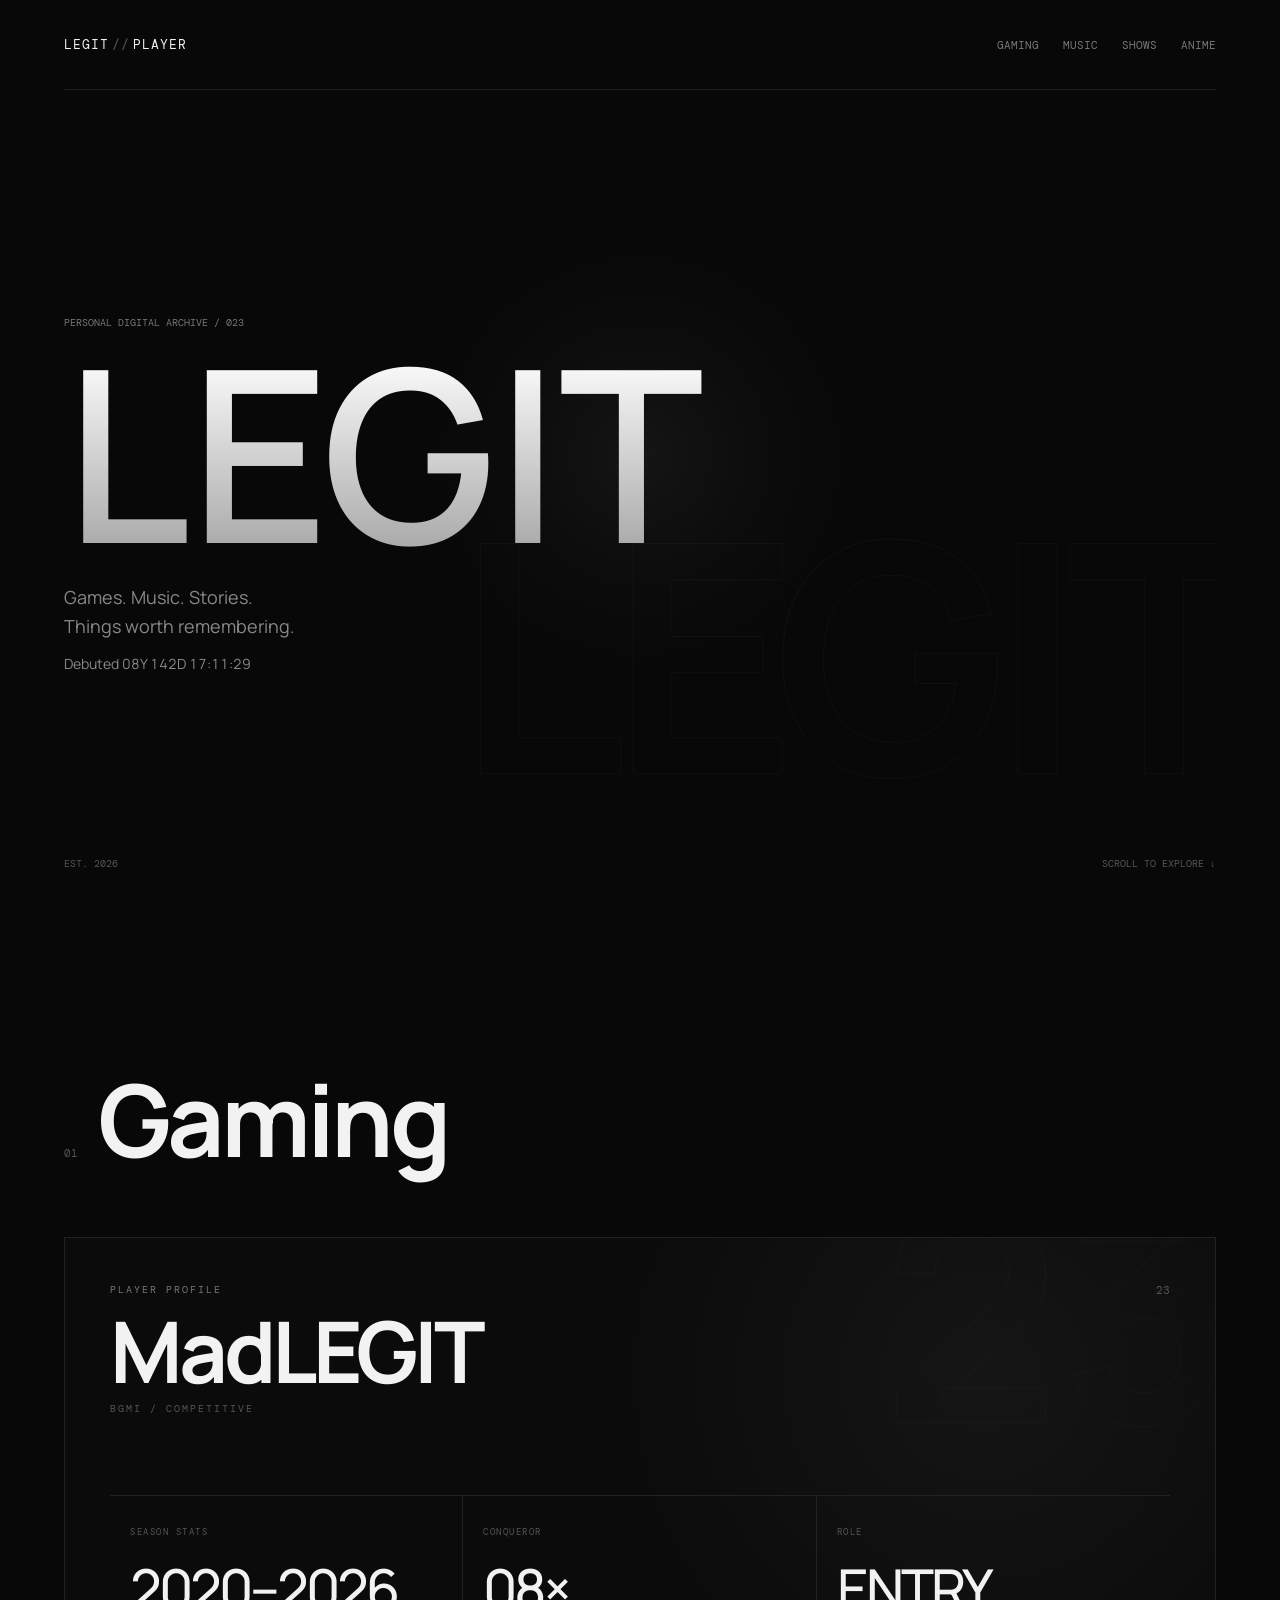
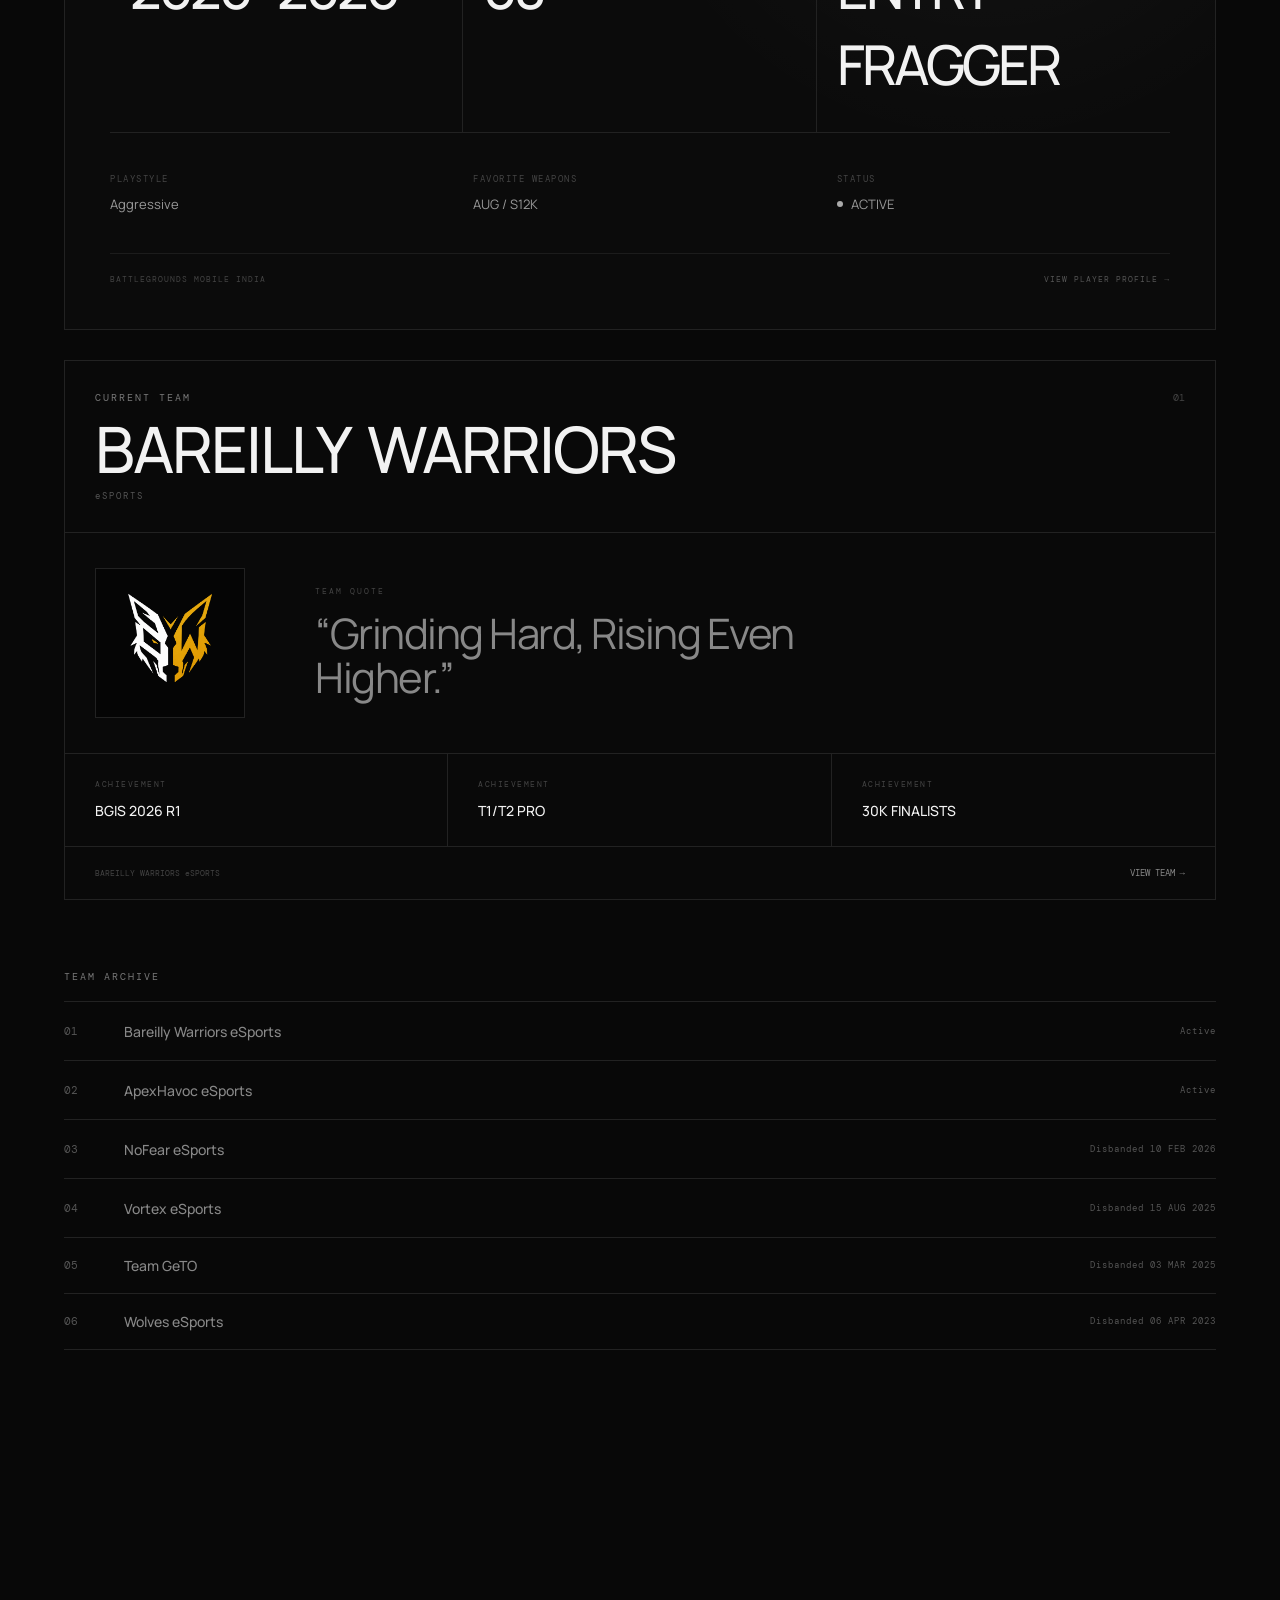
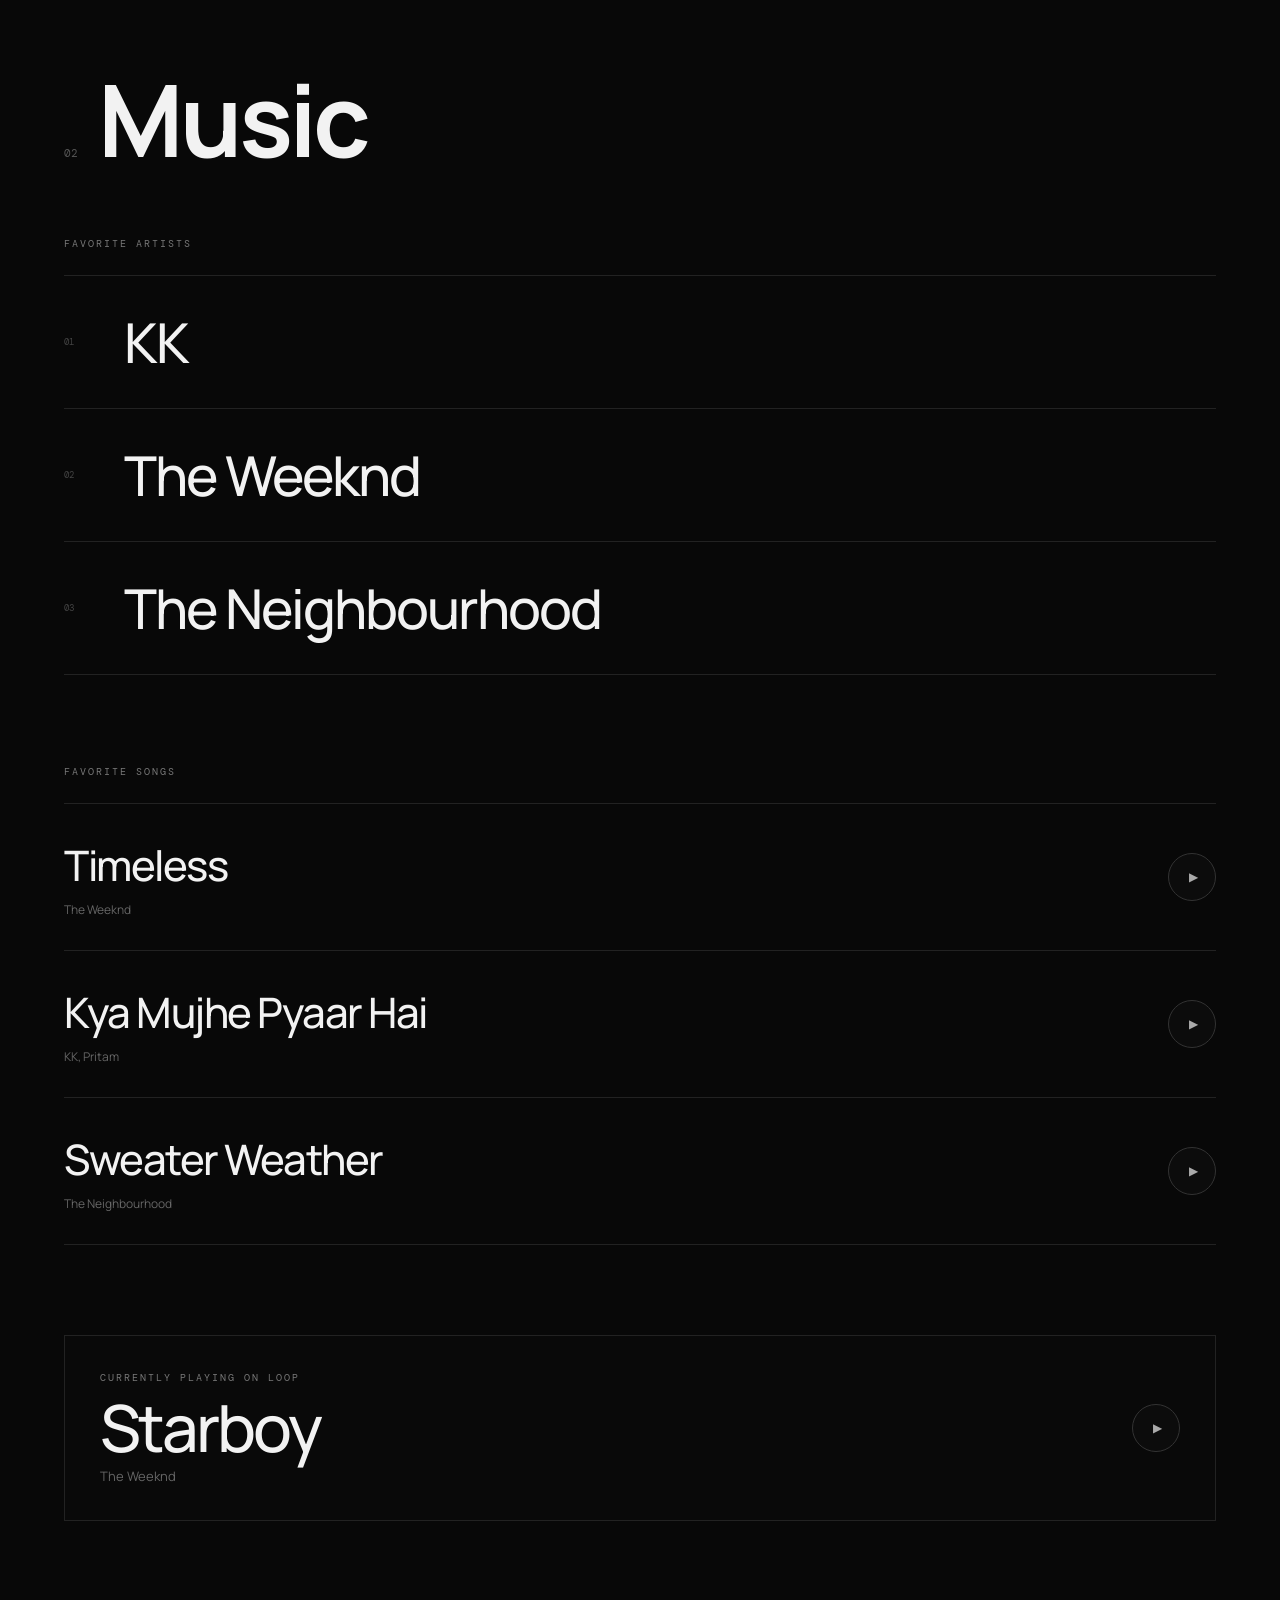
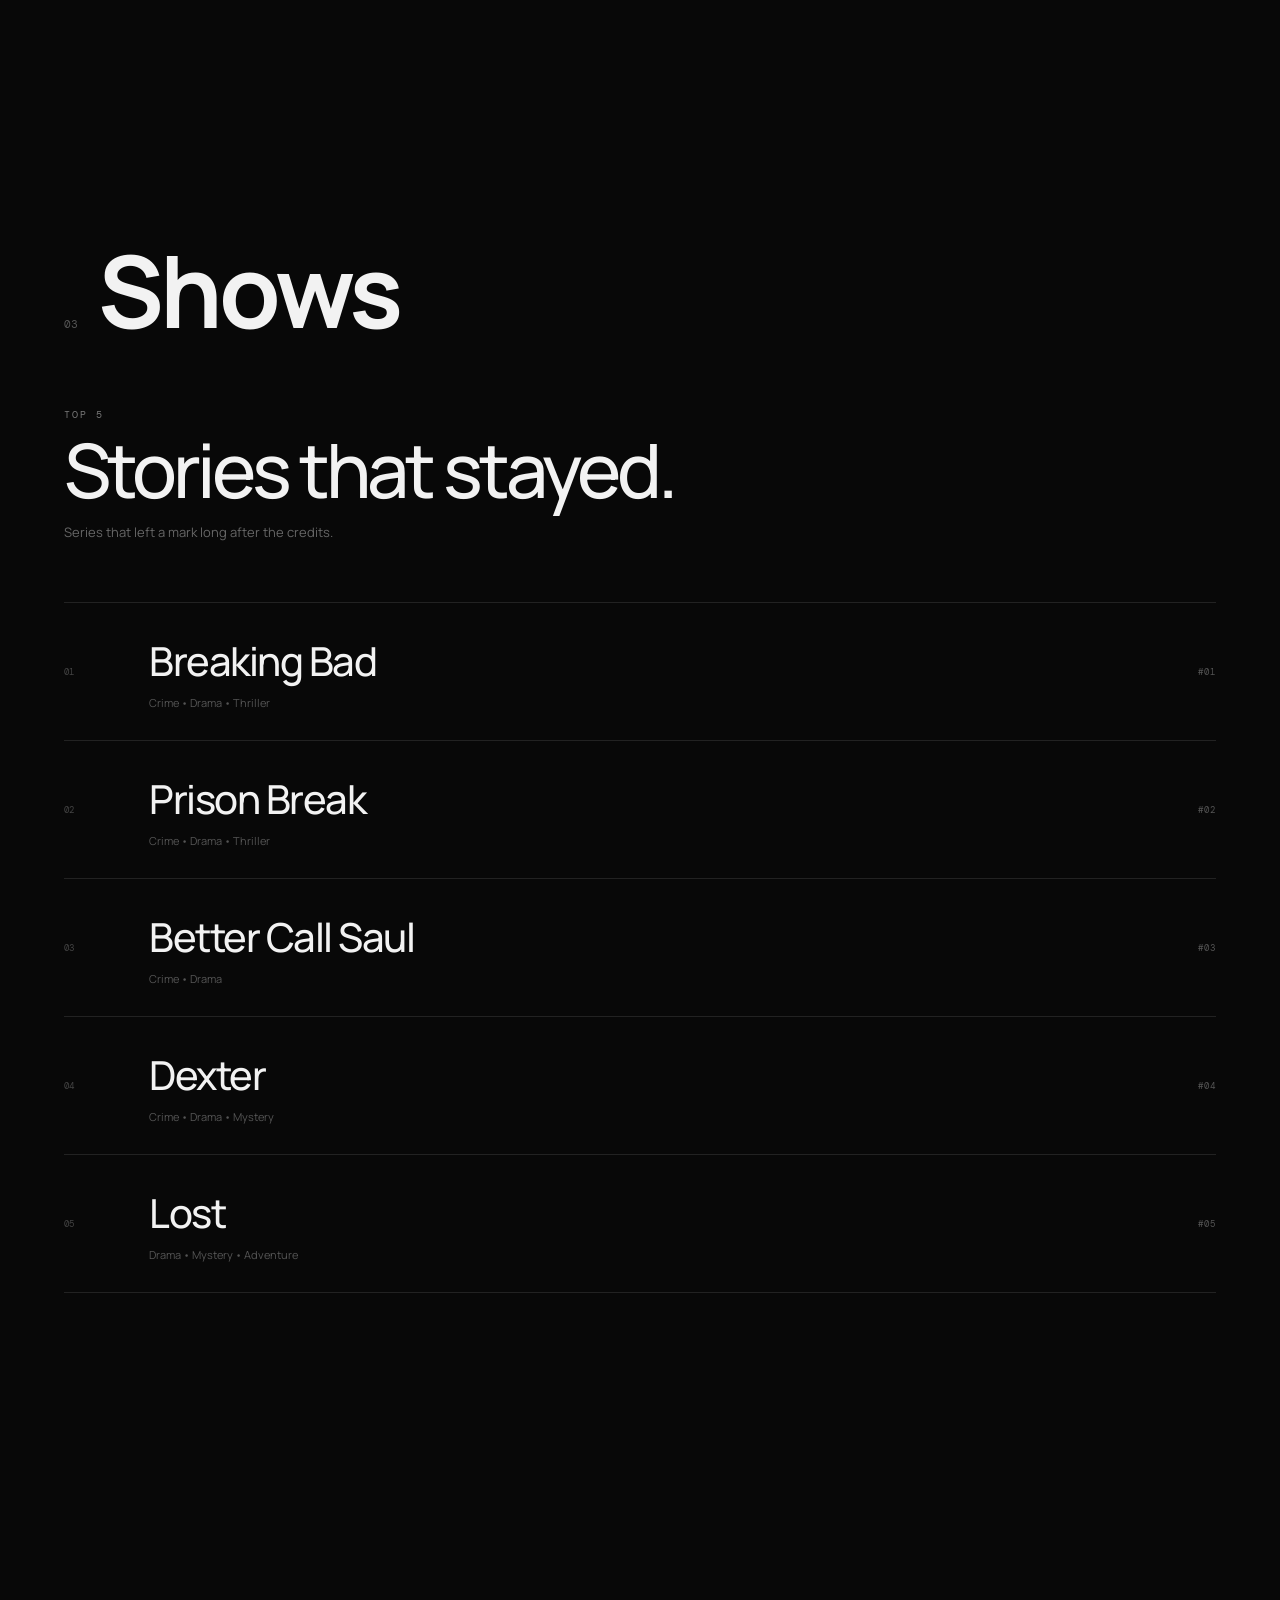
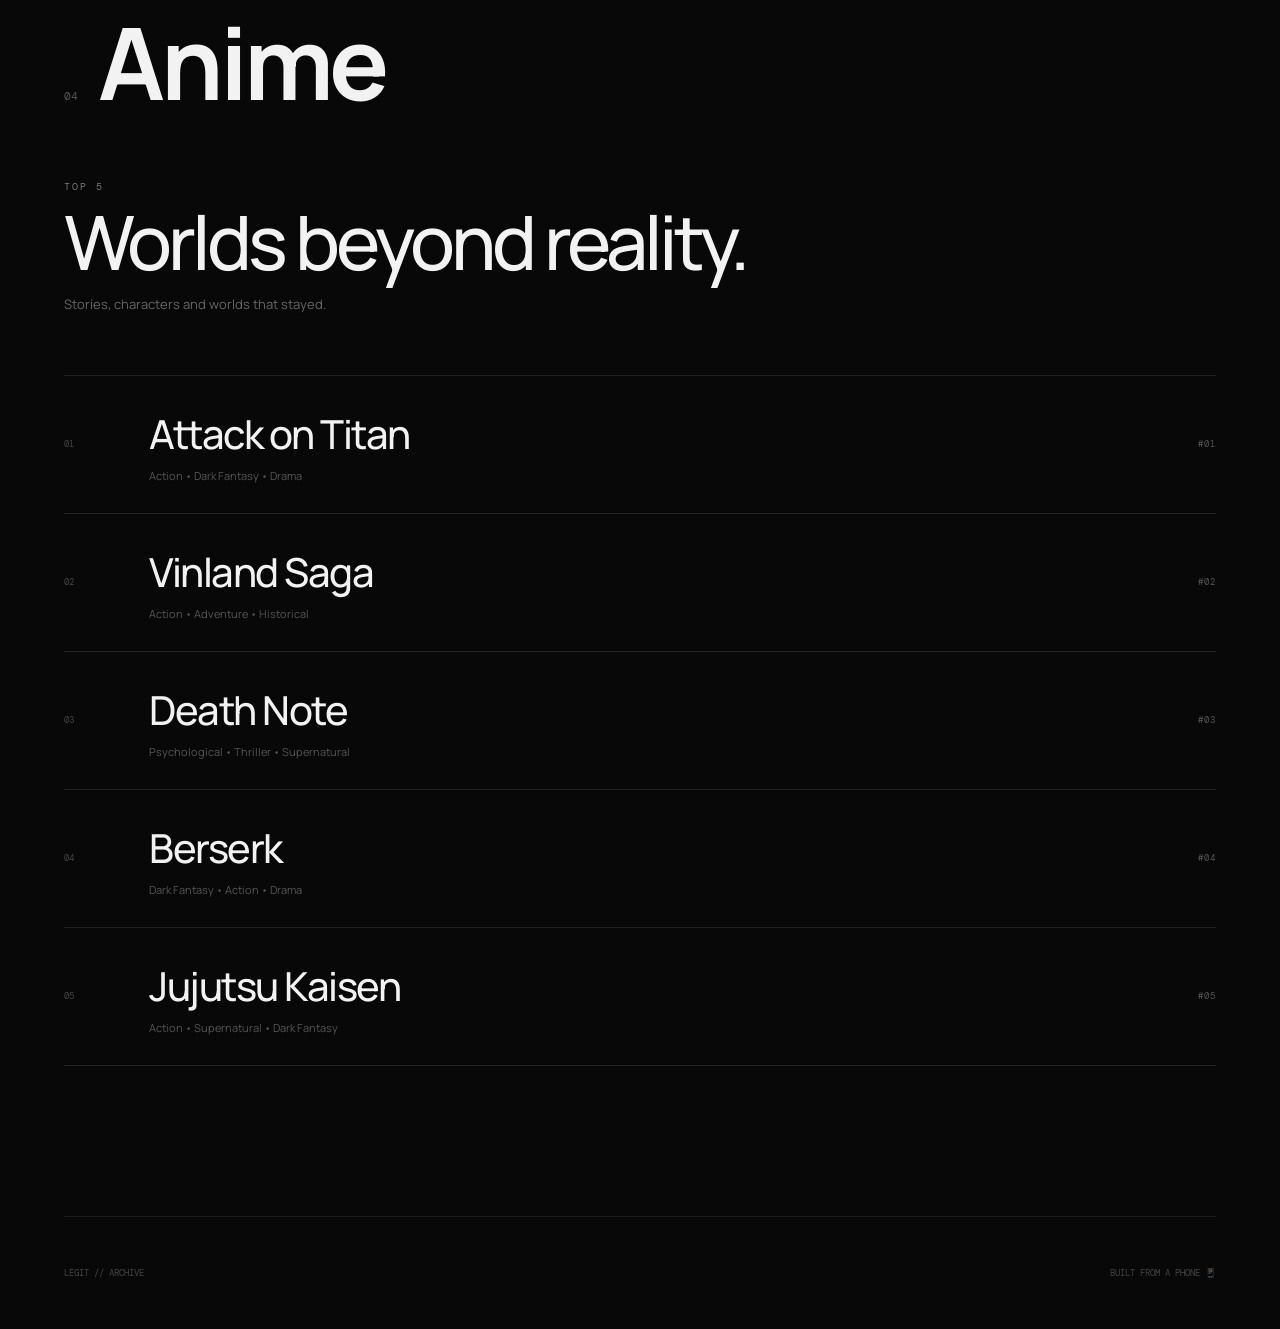
<file: index.html>
<!DOCTYPE html>
<html lang="en">
<head>
    <meta charset="UTF-8">
    <meta name="viewport" content="width=device-width, initial-scale=1.0">

    <title>LEGIT // ARCHIVE</title>

    <link rel="stylesheet" href="style.css">
    <link rel="manifest" href="manifest.json">
</head>

<body>

    <main class="site">

        <!-- NAVIGATION -->
        <nav class="navbar">
            <a href="index.html" class="logo">
    LEGIT<span>//</span>PLAYER
</a>

            <div class="nav-links">
                <a href="#gaming">Gaming</a>
                <a href="#music">Music</a>
                <a href="#shows">Shows</a>
                <a href="#anime">Anime</a>
            </div>
        </nav>


        <!-- HERO -->
        <section class="hero">

    <div class="hero-glow"></div>

    <div class="hero-content">

        <p class="eyebrow">PERSONAL DIGITAL ARCHIVE / 023</p>

        <h1>LEGIT</h1>

        <p class="hero-subtitle">
            Games. Music. Stories.<br>
            Things worth remembering.
        </p>
        <p class="archive-debut">
    Debuted <span id="debut-timer">00Y 00D 00:00:00</span>
</p>

    </div>

    <div class="hero-ghost">
        LEGIT
    </div>

    <div class="hero-bottom">
        <span>EST. 2026</span>
        <span>SCROLL TO EXPLORE ↓</span>
    </div>

</section>


        <!-- GAMING -->
        <section class="section gaming-section" id="gaming">

    <div class="section-heading">
        <span>01</span>
        <h2>Gaming</h2>
    </div>


    <div class="player-card">

        <!-- TOP -->

        <div class="player-top">

            <div>
                <p class="label">PLAYER PROFILE</p>

                <a href="player.html" class="player-name-link">
    <h3>MadLEGIT</h3>
</a>

                <p class="player-game">
                    BGMI / COMPETITIVE
                </p>
            </div>

            <div class="player-number">
                23
            </div>

        </div>


        <!-- STATS -->

        <div class="player-stats">

            <div class="big-stat">
                <span>SEASON STATS</span>
                <strong>
    <a href="kd.html">2020–2026</a>
</strong>
            </div>

            <div class="big-stat">
                <span>CONQUEROR</span>
                <strong>08×</strong>
            </div>

            <div class="big-stat">
                <span>ROLE</span>
                <strong>ENTRY FRAGGER</strong>
            </div>

        </div>


        <!-- DETAILS -->

        <div class="player-details">

            <div class="detail">

                <span class="detail-label">
                    PLAYSTYLE
                </span>

                <p>
                    Aggressive
                </p>

            </div>


            <div class="detail">

                <span class="detail-label">
                    FAVORITE WEAPONS
                </span>

                <p>
                    AUG / S12K
                </p>

            </div>


            <div class="detail">

                <span class="detail-label">
                    STATUS
                </span>

                <p class="status">
                    <span></span>
                    ACTIVE
                </p>

            </div>

        </div>


        <!-- FOOTER -->

        <div class="player-footer">

    <span>
        BATTLEGROUNDS MOBILE INDIA
    </span>

    <a href="player.html">
        VIEW PLAYER PROFILE →
    </a>

</div>

        </div>


    <!-- CURRENT TEAM -->

    <div class="current-team-card">

        <div class="team-card-top">

            <div>
                <p class="label">CURRENT TEAM</p>

                <h3>BAREILLY WARRIORS</h3>

                <p class="team-card-type">
                    eSPORTS
                </p>
            </div>

            <div class="team-card-number">
                01
            </div>

        </div>


        <div class="team-card-middle">

            <div class="team-mini-logo">
                <img
                    src="assets/bareilly-warriors-logo.png"
                    alt="Bareilly Warriors eSports"
                >
            </div>

            <div class="team-quote">
                <span>TEAM QUOTE</span>

                <p>
                    “Grinding Hard, Rising Even Higher.”
                </p>
            </div>

        </div>


        <div class="team-card-stats">

            <div>
                <span>ACHIEVEMENT</span>
                <strong>BGIS 2026 R1</strong>
            </div>

            <div>
                <span>ACHIEVEMENT</span>
                <strong>T1/T2 PRO</strong>
            </div>

            <div>
                <span>ACHIEVEMENT</span>
                <strong>30K FINALISTS</strong>
            </div>

        </div>


        <div class="team-card-footer">

            <span>
                BAREILLY WARRIORS eSPORTS
            </span>

            <a href="team.html">
                VIEW TEAM →
            </a>

        </div>

    </div>
    
          <!-- TEAM ARCHIVE -->

<div class="team-archive">

    <div class="team-archive-heading">
        <p class="label">TEAM ARCHIVE</p>
    </div>

    <div class="team-archive-list">

        <div class="team-archive-item">
            <span class="team-archive-number">01</span>
            <a href="team.html">
                <strong>Bareilly Warriors eSports</strong>
            </a>
            <span class="team-archive-status">Active</span>
        </div>

        <div class="team-archive-item">
            <span class="team-archive-number">02</span>
            <a href="team2.html">
                <strong>ApexHavoc eSports</strong>
            </a>
            <span class="team-archive-status">Active</span>
        </div>

        <div class="team-archive-item">
            <span class="team-archive-number">03</span>
            <a href="team4.html">
                <strong>NoFear eSports</strong>
            </a>
            <span class="team-archive-status">Disbanded 10 FEB 2026</span>
        </div>

        <div class="team-archive-item">
            <span class="team-archive-number">04</span>
            <a href="team3.html">
                <strong>Vortex eSports</strong>
            </a>
            <span class="team-archive-status">Disbanded 15 AUG 2025</span>
        </div>

        <div class="team-archive-item">
            <span class="team-archive-number">05</span>
            <strong>Team GeTO</strong>
            <span class="team-archive-status">Disbanded 03 MAR 2025</span>
        </div>

        <div class="team-archive-item">
            <span class="team-archive-number">06</span>
            <strong>Wolves eSports</strong>
            <span class="team-archive-status">Disbanded 06 APR 2023</span>
        </div>

    </div>

</div>

</section>


        <!-- MUSIC -->
<section class="section" id="music">

    <div class="section-heading">
        <span>02</span>
        <h2>Music</h2>
    </div>


    <!-- FAVORITE ARTISTS -->

    <div class="music-block">

        <div class="music-block-heading">
            <p class="label">FAVORITE ARTISTS</p>
        </div>

        <div class="artist-list">

            <div class="artist-item">
                <span>01</span>
                <strong>KK</strong>
            </div>

            <div class="artist-item">
                <span>02</span>
                <strong>The Weeknd</strong>
            </div>

            <div class="artist-item">
                <span>03</span>
                <strong>The Neighbourhood</strong>
            </div>

        </div>

    </div>


    <!-- FAVORITE SONGS -->

    <div class="music-block">

        <div class="music-block-heading">
            <p class="label">FAVORITE SONGS</p>
        </div>

        <div class="song-list">

    <div class="song-item">

        <div class="song-info">
            <h3>Timeless</h3>
            <p>The Weeknd</p>
        </div>

        <button class="play-btn" data-song="music/timeless.mp3">
            ▶
        </button>

    </div>


    <div class="song-item">

        <div class="song-info">
            <h3>Kya Mujhe Pyaar Hai</h3>
            <p>KK, Pritam</p>
        </div>

        <button class="play-btn" data-song="music/kya-mujhe-pyaar-hai.mp3">
            ▶
        </button>

    </div>


    <div class="song-item">

        <div class="song-info">
            <h3>Sweater Weather</h3>
            <p>The Neighbourhood</p>
        </div>

        <button class="play-btn" data-song="music/sweater-weather.mp3">
            ▶
        </button>

    </div>

</div>

    </div>


    <!-- CURRENTLY PLAYING -->

    <div class="now-playing">

    <div class="now-playing-info">

        <p class="label">
            CURRENTLY PLAYING ON LOOP
        </p>

        <h3>Starboy</h3>

        <p>The Weeknd</p>

    </div>

    <button
        class="play-btn"
        data-song="music/starboy.mp3"
    >
        ▶
    </button>

</div>

</div>

    </div>

</section>


   <!-- SHOWS -->
<section class="section" id="shows">

    <div class="section-heading">
        <span>03</span>
        <h2>Shows</h2>
    </div>

    <div class="shows-intro">

        <p class="label">TOP 5</p>

        <h3>Stories that stayed.</h3>

        <p>
            Series that left a mark long after the credits.
        </p>

    </div>

    <div class="show-list">

        <!-- 01 -->
        <div class="show-item">

            <span class="show-number">01</span>

            <div class="show-info">

                <button class="show-title" type="button">
                    Breaking Bad
                </button>

                <p>Crime • Drama • Thriller</p>

                <div class="watch-panel">
                    <a href="https://www.fmovies.gd/tv/1396" target="_blank">
                        WATCH NOW →
                    </a>
                </div>

            </div>

            <span class="show-status">#01</span>

        </div>


        <!-- 02 -->
        <div class="show-item">

            <span class="show-number">02</span>

            <div class="show-info">

                <button class="show-title" type="button">
                    Prison Break
                </button>

                <p>Crime • Drama • Thriller</p>

                <div class="watch-panel">
                    <a href="https://www.fmovies.gd/tv/2288" target="_blank">
                        WATCH NOW →
                    </a>
                </div>

            </div>

            <span class="show-status">#02</span>

        </div>


        <!-- 03 -->
        <div class="show-item">

            <span class="show-number">03</span>

            <div class="show-info">

                <button class="show-title" type="button">
                    Better Call Saul
                </button>

                <p>Crime • Drama</p>

                <div class="watch-panel">
                    <a href="https://www.fmovies.gd/tv/60059" target="_blank">
                        WATCH NOW →
                    </a>
                </div>

            </div>

            <span class="show-status">#03</span>

        </div>


        <!-- 04 -->
        <div class="show-item">

            <span class="show-number">04</span>

            <div class="show-info">

                <button class="show-title" type="button">
                    Dexter
                </button>

                <p>Crime • Drama • Mystery</p>

                <div class="watch-panel">
                    <a href="https://www.fmovies.gd/tv/1405" target="_blank">
                        WATCH NOW →
                    </a>
                </div>

            </div>

            <span class="show-status">#04</span>

        </div>


        <!-- 05 -->
        <div class="show-item">

            <span class="show-number">05</span>

            <div class="show-info">

                <button class="show-title" type="button">
                    Lost
                </button>

                <p>Drama • Mystery • Adventure</p>

                <div class="watch-panel">
                    <a href="https://www.fmovies.gd/tv/4607" target="_blank">
                        WATCH NOW →
                    </a>
                </div>

            </div>

            <span class="show-status">#05</span>

        </div>

    </div>

</section>


<!-- ANIME -->
<section class="section" id="anime">

    <div class="section-heading">
        <span>04</span>
        <h2>Anime</h2>
    </div>

    <div class="shows-intro">

        <p class="label">TOP 5</p>

        <h3>Worlds beyond reality.</h3>

<p>
    Stories, characters and worlds that stayed.
</p>

    </div>

    <div class="show-list">

        <!-- 01 -->
        <div class="show-item">

            <span class="show-number">01</span>

            <div class="show-info">
                <button class="show-title" type="button">
                    Attack on Titan
                </button>

                <p>Action • Dark Fantasy • Drama</p>
            </div>

            <span class="show-status">#01</span>

        </div>


        <!-- 02 -->
        <div class="show-item">

            <span class="show-number">02</span>

            <div class="show-info">
                <button class="show-title" type="button">
                    Vinland Saga
                </button>

                <p>Action • Adventure • Historical</p>
            </div>

            <span class="show-status">#02</span>

        </div>


        <!-- 03 -->
        <div class="show-item">

            <span class="show-number">03</span>

            <div class="show-info">
                <button class="show-title" type="button">
                    Death Note
                </button>

                <p>Psychological • Thriller • Supernatural</p>
            </div>

            <span class="show-status">#03</span>

        </div>


        <!-- 04 -->
        <div class="show-item">

            <span class="show-number">04</span>

            <div class="show-info">
                <button class="show-title" type="button">
                    Berserk
                </button>

                <p>Dark Fantasy • Action • Drama</p>
            </div>

            <span class="show-status">#04</span>

        </div>


        <!-- 05 -->
        <div class="show-item">

            <span class="show-number">05</span>

            <div class="show-info">
                <button class="show-title" type="button">
                    Jujutsu Kaisen
                </button>

                <p>Action • Supernatural • Dark Fantasy</p>
            </div>

            <span class="show-status">#05</span>

        </div>

    </div>

</section>


        <!-- FOOTER -->
        <footer>
            <span>LEGIT // ARCHIVE</span>
            <span>BUILT FROM A PHONE 📱</span>
        </footer>

    </main>

    <script src="script.js"></script>

</body>
</html>
</file>
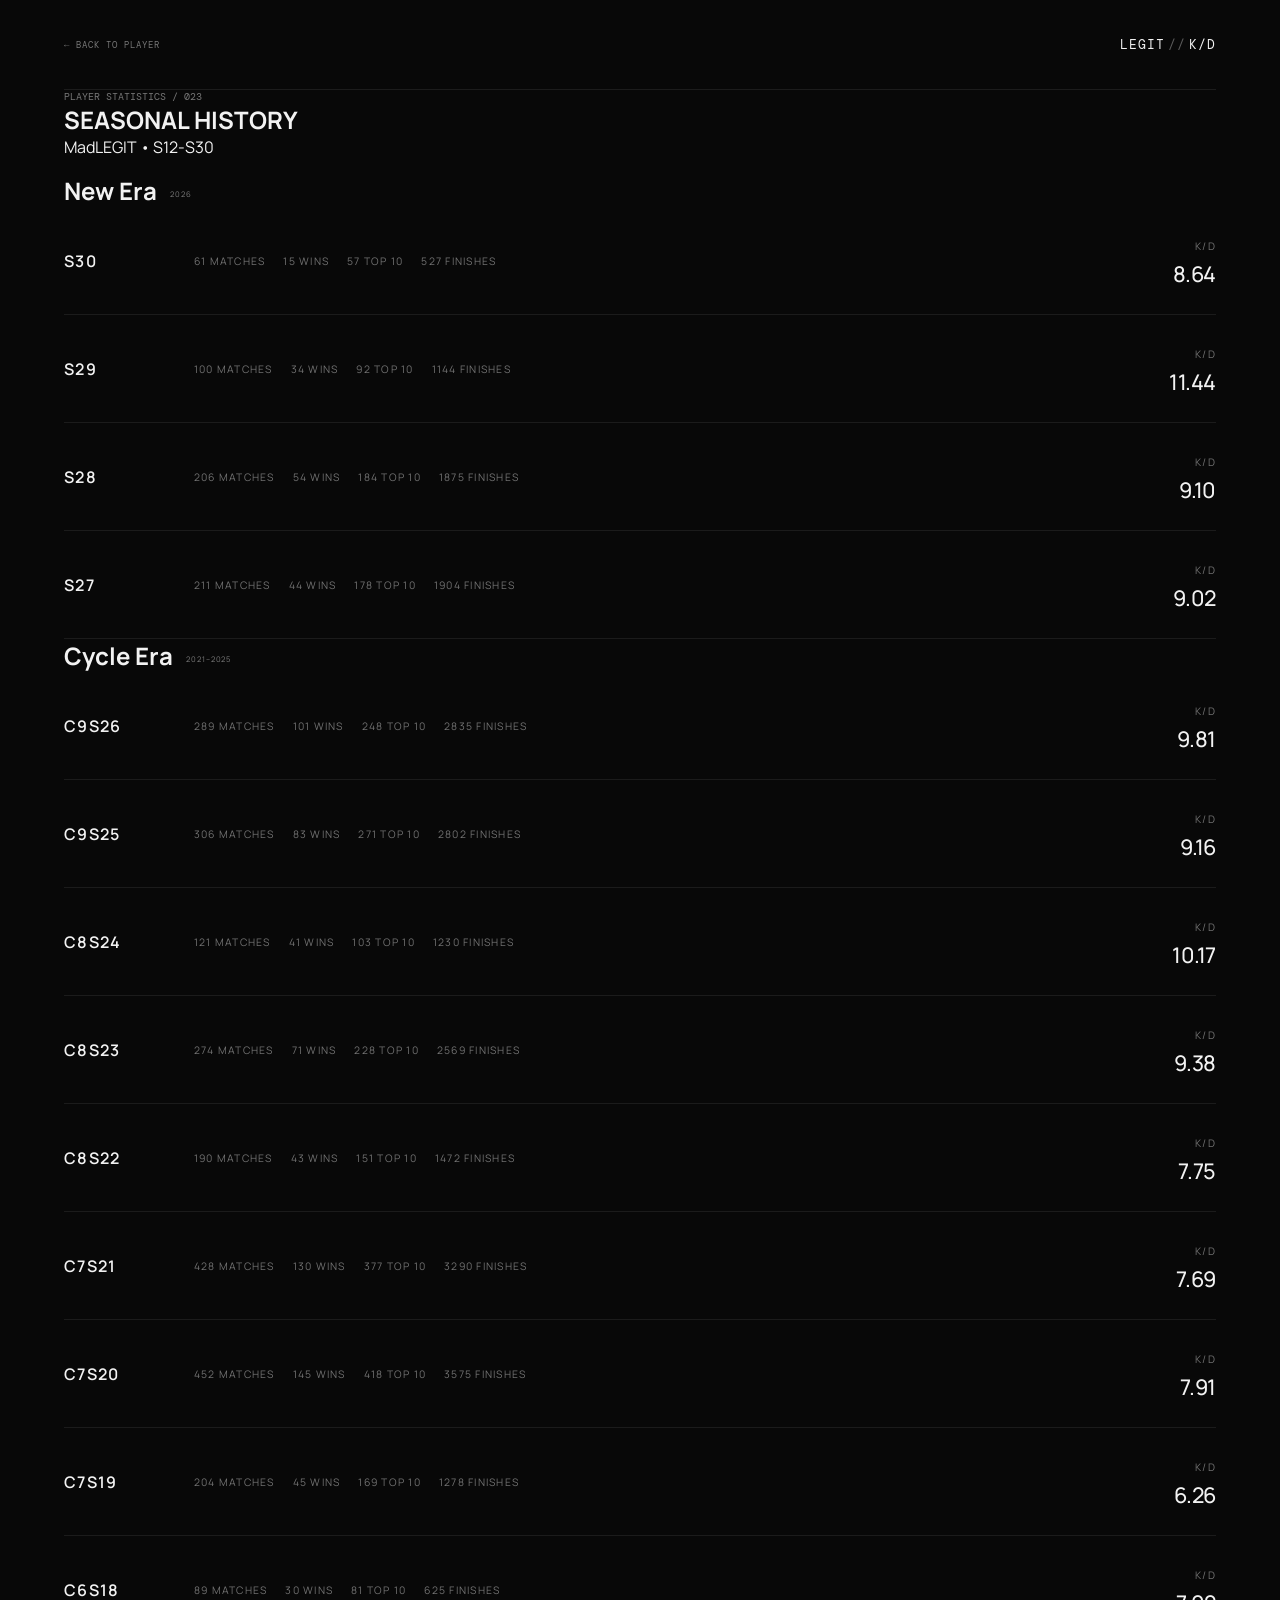
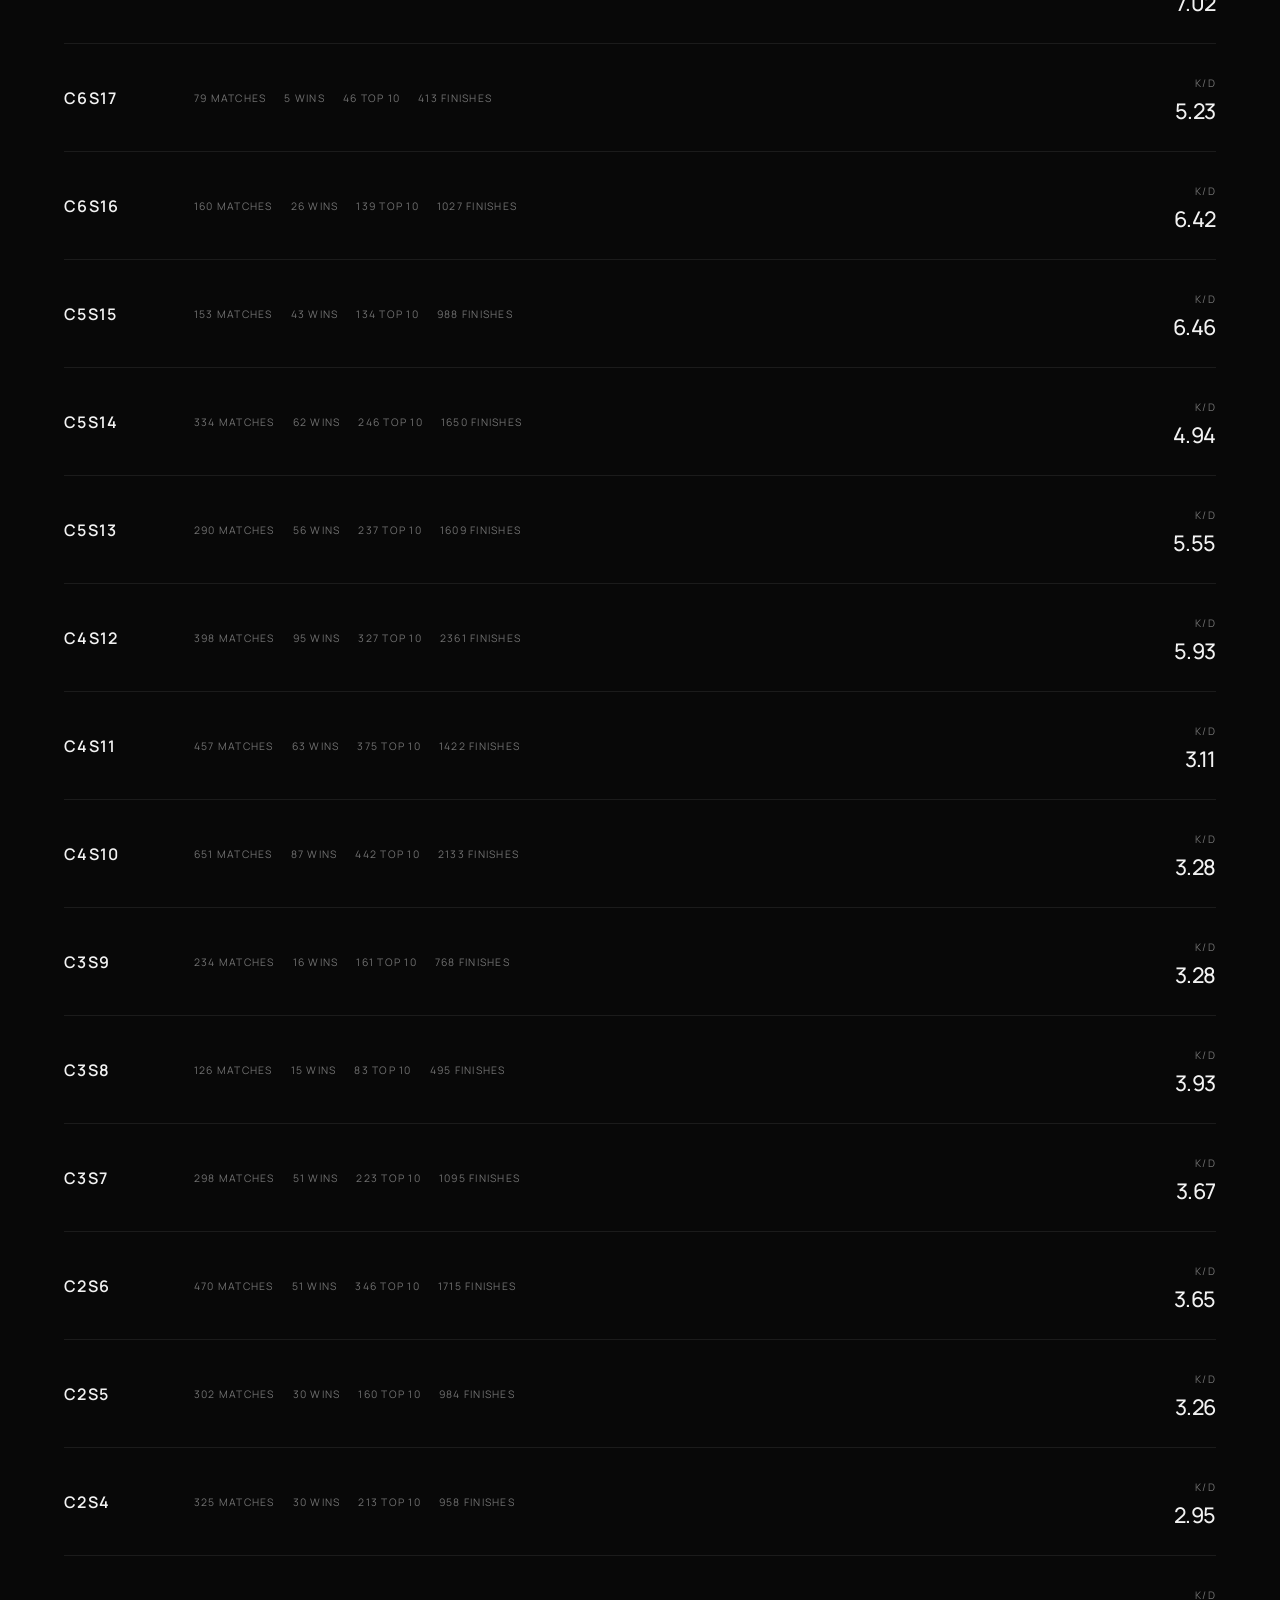
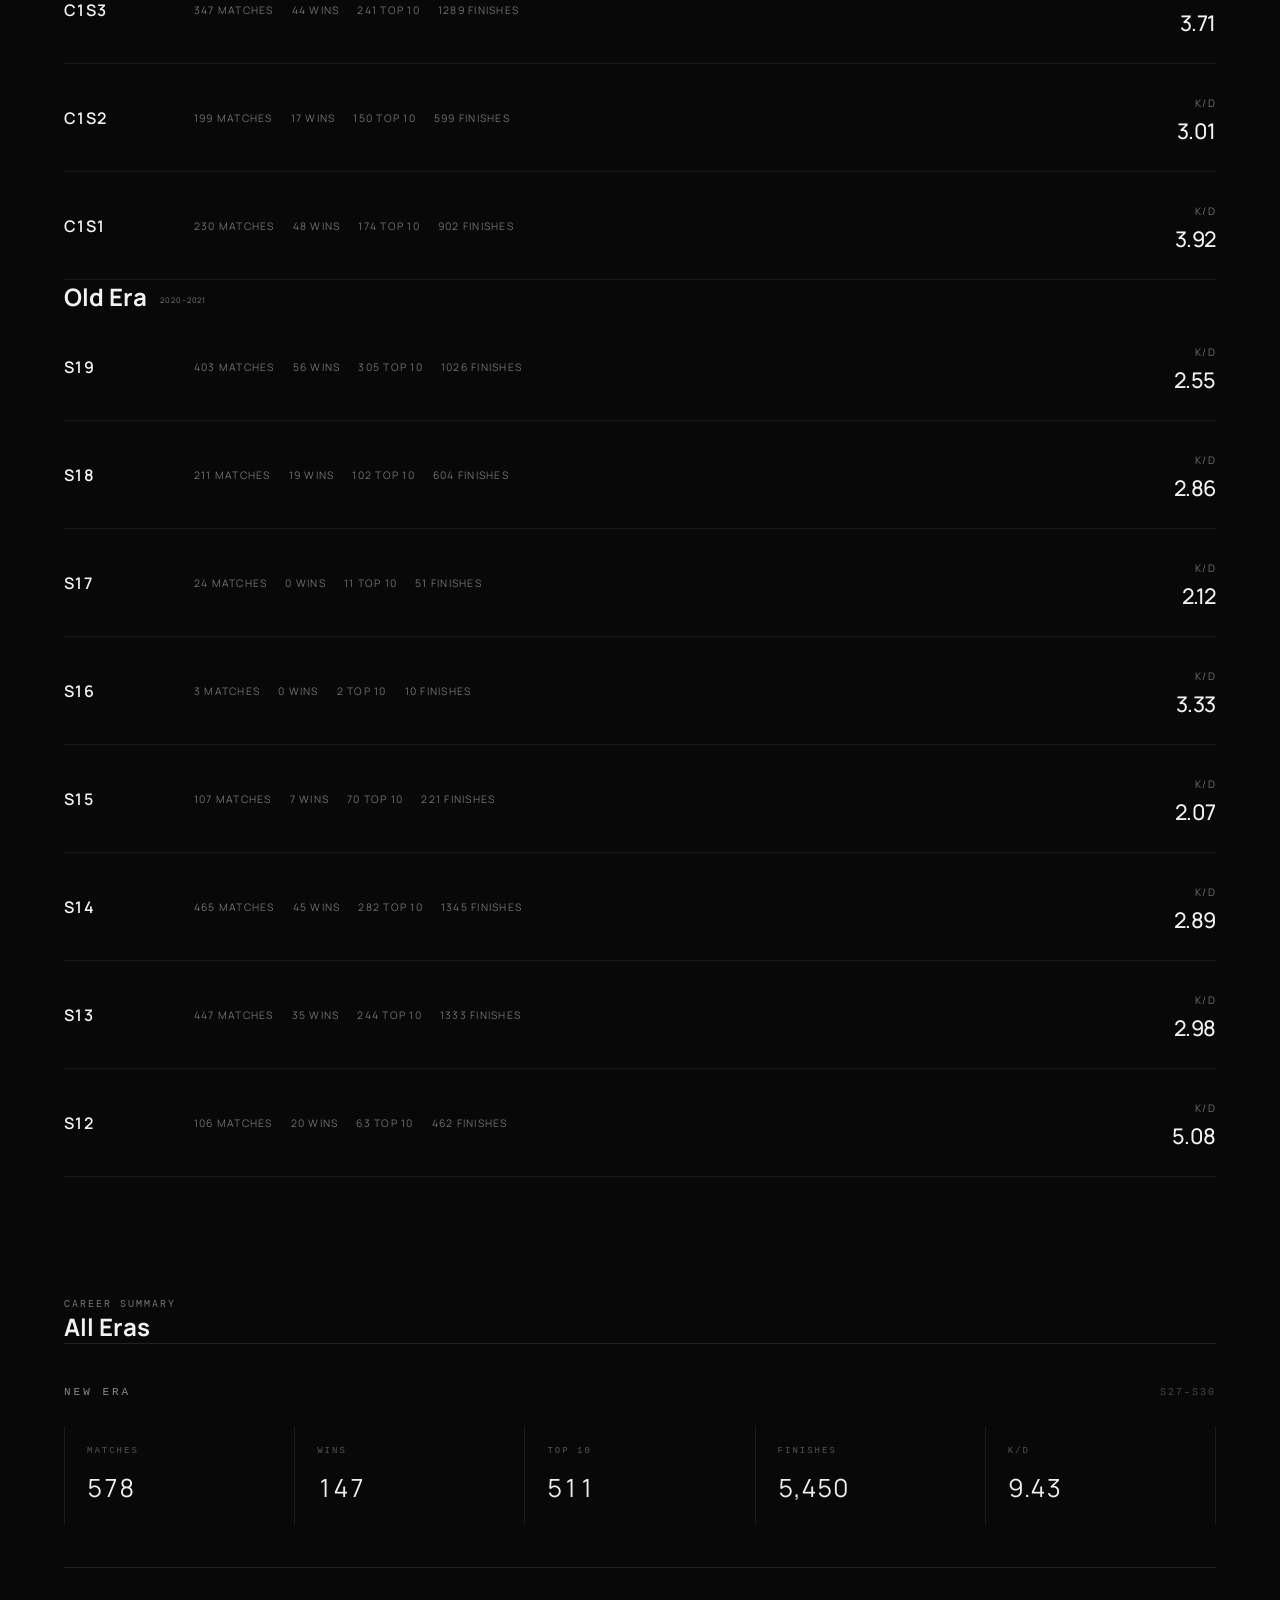
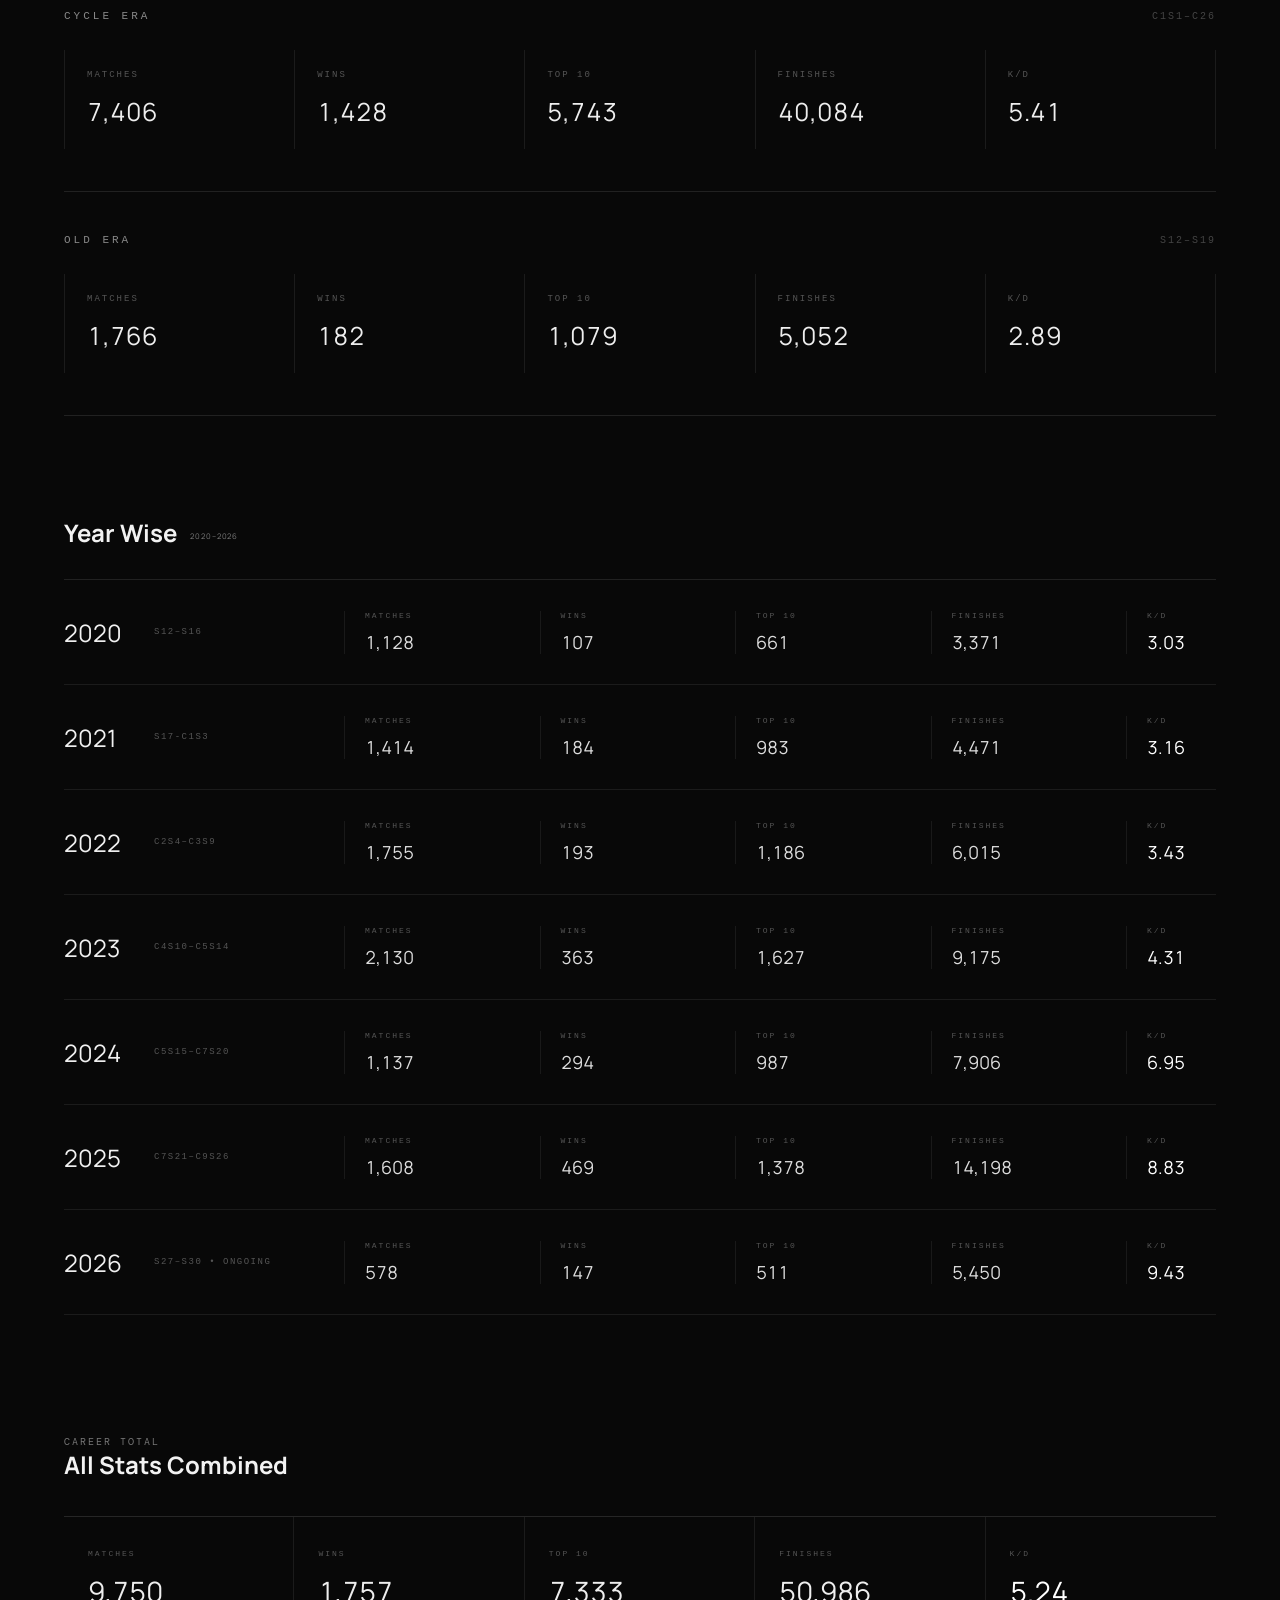
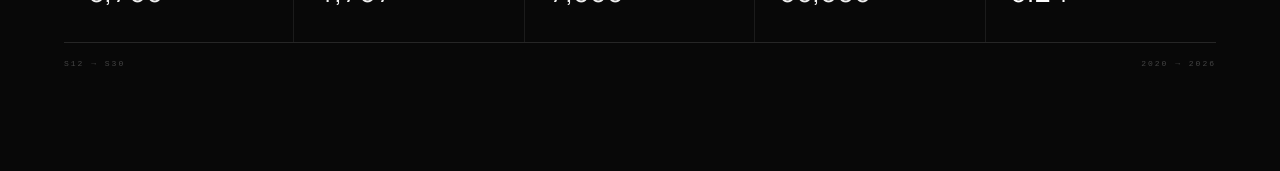
<file: kd.html>
<!DOCTYPE html>
<html lang="en">
<head>
    <meta charset="UTF-8">
    <meta name="viewport" content="width=device-width, initial-scale=1.0">

    <title>MadLEGIT // K/D Archive</title>

    <link rel="stylesheet" href="style.css">
</head>

<body>

<main class="site kd-page">

    <!-- NAV -->

    <nav class="navbar">

        <a href="player.html" class="back-link">
            ← BACK TO PLAYER
        </a>

        <a href="index.html" class="logo">
            LEGIT<span>//</span>K/D
        </a>

    </nav>


    <!-- HERO -->

    <section class="kd-hero">

        <p class="eyebrow">
            PLAYER STATISTICS / 023
        </p>

        <h1>SEASONAL HISTORY</h1>

        <p class="kd-hero-subtitle">
            MadLEGIT • S12-S30
        </p>

    </section>


    <!-- NEW ERA -->

    <section class="kd-section">

        <div class="kd-section-heading">

            <div>
                

                <h2>
                    New Era
                    <span class="era-year">2026</span>
                </h2>
            </div>

        </div>


        <div class="kd-timeline">

            <!-- S30 -->

            <article class="kd-season">

                <div class="kd-season-main">

                    <span class="kd-season-name">S30</span>

                    <div class="kd-season-stats">
                        <span>61 MATCHES</span>
                        <span>15 WINS</span>
                        <span>57 TOP 10</span>
                        <span>527 FINISHES</span>
                    </div>

                </div>

                <div class="kd-value">
                    <span>K/D</span>
                    <strong>8.64</strong>
                </div>

            </article>


            <!-- S29 -->

            <article class="kd-season">

                <div class="kd-season-main">

                    <span class="kd-season-name">S29</span>

                    <div class="kd-season-stats">
                        <span>100 MATCHES</span>
                        <span>34 WINS</span>
                        <span>92 TOP 10</span>
                        <span>1144 FINISHES</span>
                    </div>

                </div>

                <div class="kd-value">
                    <span>K/D</span>
                    <strong>11.44</strong>
                </div>

            </article>


            <!-- S28 -->

            <article class="kd-season">

                <div class="kd-season-main">

                    <span class="kd-season-name">S28</span>

                    <div class="kd-season-stats">
                        <span>206 MATCHES</span>
                        <span>54 WINS</span>
                        <span>184 TOP 10</span>
                        <span>1875 FINISHES</span>
                    </div>

                </div>

                <div class="kd-value">
                    <span>K/D</span>
                    <strong>9.10</strong>
                </div>

            </article>


            <!-- S27 -->

            <article class="kd-season">

                <div class="kd-season-main">

                    <span class="kd-season-name">S27</span>

                    <div class="kd-season-stats">
                        <span>211 MATCHES</span>
                        <span>44 WINS</span>
                        <span>178 TOP 10</span>
                        <span>1904 FINISHES</span>
                    </div>

                </div>

                <div class="kd-value">
                    <span>K/D</span>
                    <strong>9.02</strong>
                </div>

            </article>

        </div>

    </section>


    <!-- CYCLE ERA -->

    <section class="kd-section">

        <div class="kd-section-heading">

            <div>
              

                <h2>
                    Cycle Era
                    <span class="era-year">2021–2025</span>
                </h2>
            </div>

        </div>


        <div class="kd-timeline">


            <!-- C9 -->

            <article class="kd-season">

                <div class="kd-season-main">
                    <span class="kd-season-name">C9S26</span>

                    <div class="kd-season-stats">
                        <span>289 MATCHES</span>
                        <span>101 WINS</span>
                        <span>248 TOP 10</span>
                        <span>2835 FINISHES</span>
                    </div>
                </div>

                <div class="kd-value">
                    <span>K/D</span>
                    <strong>9.81</strong>
                </div>

            </article>


            <article class="kd-season">

                <div class="kd-season-main">
                    <span class="kd-season-name">C9S25</span>

                    <div class="kd-season-stats">
                        <span>306 MATCHES</span>
                        <span>83 WINS</span>
                        <span>271 TOP 10</span>
                        <span>2802 FINISHES</span>
                    </div>
                </div>

                <div class="kd-value">
                    <span>K/D</span>
                    <strong>9.16</strong>
                </div>

            </article>


            <!-- C8 -->

            <article class="kd-season">

                <div class="kd-season-main">
                    <span class="kd-season-name">C8S24</span>

                    <div class="kd-season-stats">
                        <span>121 MATCHES</span>
                        <span>41 WINS</span>
                        <span>103 TOP 10</span>
                        <span>1230 FINISHES</span>
                    </div>
                </div>

                <div class="kd-value">
                    <span>K/D</span>
                    <strong>10.17</strong>
                </div>

            </article>


            <article class="kd-season">

                <div class="kd-season-main">
                    <span class="kd-season-name">C8S23</span>

                    <div class="kd-season-stats">
                        <span>274 MATCHES</span>
                        <span>71 WINS</span>
                        <span>228 TOP 10</span>
                        <span>2569 FINISHES</span>
                    </div>
                </div>

                <div class="kd-value">
                    <span>K/D</span>
                    <strong>9.38</strong>
                </div>

            </article>


            <article class="kd-season">

                <div class="kd-season-main">
                    <span class="kd-season-name">C8S22</span>

                    <div class="kd-season-stats">
                        <span>190 MATCHES</span>
                        <span>43 WINS</span>
                        <span>151 TOP 10</span>
                        <span>1472 FINISHES</span>
                    </div>
                </div>

                <div class="kd-value">
                    <span>K/D</span>
                    <strong>7.75</strong>
                </div>

            </article>


            <!-- C7 -->

            <article class="kd-season">

                <div class="kd-season-main">
                    <span class="kd-season-name">C7S21</span>

                    <div class="kd-season-stats">
                        <span>428 MATCHES</span>
                        <span>130 WINS</span>
                        <span>377 TOP 10</span>
                        <span>3290 FINISHES</span>
                    </div>
                </div>

                <div class="kd-value">
                    <span>K/D</span>
                    <strong>7.69</strong>
                </div>

            </article>


            <article class="kd-season">

                <div class="kd-season-main">
                    <span class="kd-season-name">C7S20</span>

                    <div class="kd-season-stats">
                        <span>452 MATCHES</span>
                        <span>145 WINS</span>
                        <span>418 TOP 10</span>
                        <span>3575 FINISHES</span>
                    </div>
                 </div>

                <div class="kd-value">
                    <span>K/D</span>
                    <strong>7.91</strong>
                </div>

            </article>


            <article class="kd-season">

                <div class="kd-season-main">
                    <span class="kd-season-name">C7S19</span>

                    <div class="kd-season-stats">
                        <span>204 MATCHES</span>
                        <span>45 WINS</span>
                        <span>169 TOP 10</span>
                        <span>1278 FINISHES</span>
                    </div>
                </div>

                <div class="kd-value">
                    <span>K/D</span>
                    <strong>6.26</strong>
                </div>

            </article>


            <!-- C6 -->

            <article class="kd-season">

                <div class="kd-season-main">
                    <span class="kd-season-name">C6S18</span>

                    <div class="kd-season-stats">
                        <span>89 MATCHES</span>
                        <span>30 WINS</span>
                        <span>81 TOP 10</span>
                        <span>625 FINISHES</span>
                    </div>
                </div>

                <div class="kd-value">
                    <span>K/D</span>
                    <strong>7.02</strong>
                </div>

            </article>


            <article class="kd-season">

                <div class="kd-season-main">
                    <span class="kd-season-name">C6S17</span>

                    <div class="kd-season-stats">
                        <span>79 MATCHES</span>
                        <span>5 WINS</span>
                        <span>46 TOP 10</span>
                        <span>413 FINISHES</span>
                    </div>
                </div>

                <div class="kd-value">
                    <span>K/D</span>
                    <strong>5.23</strong>
                </div>

            </article>


            <article class="kd-season">

                <div class="kd-season-main">
                    <span class="kd-season-name">C6S16</span>

                    <div class="kd-season-stats">
                        <span>160 MATCHES</span>
                        <span>26 WINS</span>
                        <span>139 TOP 10</span>
                        <span>1027 FINISHES</span>
                    </div>
                </div>

                <div class="kd-value">
                    <span>K/D</span>
                    <strong>6.42</strong>
                </div>

            </article>


            <!-- C5 -->

            <article class="kd-season">

                <div class="kd-season-main">
                    <span class="kd-season-name">C5S15</span>

                    <div class="kd-season-stats">
                        <span>153 MATCHES</span>
                        <span>43 WINS</span>
                        <span>134 TOP 10</span>
                        <span>988 FINISHES</span>
                    </div>
                </div>

                <div class="kd-value">
                    <span>K/D</span>
                    <strong>6.46</strong>
                </div>

            </article>


            <article class="kd-season">

                <div class="kd-season-main">
                    <span class="kd-season-name">C5S14</span>

                    <div class="kd-season-stats">
                        <span>334 MATCHES</span>
                        <span>62 WINS</span>
                        <span>246 TOP 10</span>
                        <span>1650 FINISHES</span>
                    </div>
                </div>

                <div class="kd-value">
                    <span>K/D</span>
                    <strong>4.94</strong>
                </div>

            </article>


            <article class="kd-season">

                <div class="kd-season-main">
                    <span class="kd-season-name">C5S13</span>

                    <div class="kd-season-stats">
                        <span>290 MATCHES</span>
                        <span>56 WINS</span>
                        <span>237 TOP 10</span>
                        <span>1609 FINISHES</span>
                    </div>
                </div>

                <div class="kd-value">
                    <span>K/D</span>
                    <strong>5.55</strong>
                </div>

            </article>


            <!-- C4 -->

            <article class="kd-season">

                <div class="kd-season-main">
                    <span class="kd-season-name">C4S12</span>

                    <div class="kd-season-stats">
                        <span>398 MATCHES</span>
                        <span>95 WINS</span>
                        <span>327 TOP 10</span>
                        <span>2361 FINISHES</span>
                    </div>
                </div>

                <div class="kd-value">
                    <span>K/D</span>
                    <strong>5.93</strong>
                </div>

            </article>


            <article class="kd-season">

                <div class="kd-season-main">
                    <span class="kd-season-name">C4S11</span>

                    <div class="kd-season-stats">
                        <span>457 MATCHES</span>
                        <span>63 WINS</span>
                        <span>375 TOP 10</span>
                        <span>1422 FINISHES</span>
                    </div>
                </div>

                <div class="kd-value">
                    <span>K/D</span>
                    <strong>3.11</strong>
                </div>

            </article>


            <article class="kd-season">

                <div class="kd-season-main">
                    <span class="kd-season-name">C4S10</span>

                    <div class="kd-season-stats">
                        <span>651 MATCHES</span>
                        <span>87 WINS</span>
                        <span>442 TOP 10</span>
                        <span>2133 FINISHES</span>
                    </div>
                </div>

                <div class="kd-value">
                    <span>K/D</span>
                    <strong>3.28</strong>
                </div>

            </article>


            <!-- C3 -->

            <article class="kd-season">

                <div class="kd-season-main">
                    <span class="kd-season-name">C3S9</span>

                    <div class="kd-season-stats">
                        <span>234 MATCHES</span>
                        <span>16 WINS</span>
                        <span>161 TOP 10</span>
                        <span>768 FINISHES</span>
                    </div>
                </div>

                <div class="kd-value">
                    <span>K/D</span>
                    <strong>3.28</strong>
                </div>

            </article>


            <article class="kd-season">

                <div class="kd-season-main">
                    <span class="kd-season-name">C3S8</span>

                    <div class="kd-season-stats">
                        <span>126 MATCHES</span>
                        <span>15 WINS</span>
                        <span>83 TOP 10</span>
                        <span>495 FINISHES</span>
                    </div>
                </div>

                <div class="kd-value">
                    <span>K/D</span>
                    <strong>3.93</strong>
                </div>

            </article>


            <article class="kd-season">

                <div class="kd-season-main">
                    <span class="kd-season-name">C3S7</span>

                    <div class="kd-season-stats">
                        <span>298 MATCHES</span>
                        <span>51 WINS</span>
                        <span>223 TOP 10</span>
                        <span>1095 FINISHES</span>
                    </div>
                </div>

                <div class="kd-value">
                    <span>K/D</span>
                    <strong>3.67</strong>
                </div>

            </article>


            <!-- C2 -->

            <article class="kd-season">

                <div class="kd-season-main">
                    <span class="kd-season-name">C2S6</span>

                    <div class="kd-season-stats">
                        <span>470 MATCHES</span>
                        <span>51 WINS</span>
                        <span>346 TOP 10</span>
                        <span>1715 FINISHES</span>
                    </div>
                </div>

                <div class="kd-value">
                    <span>K/D</span>
                    <strong>3.65</strong>
                </div>

            </article>


            <article class="kd-season">

                <div class="kd-season-main">
                    <span class="kd-season-name">C2S5</span>

                    <div class="kd-season-stats">
                        <span>302 MATCHES</span>
                        <span>30 WINS</span>
                        <span>160 TOP 10</span>
                        <span>984 FINISHES</span>
                    </div>
                </div>

                <div class="kd-value">
                    <span>K/D</span>
                    <strong>3.26</strong>
                </div>

            </article>


            <article class="kd-season">

                <div class="kd-season-main">
                    <span class="kd-season-name">C2S4</span>

                    <div class="kd-season-stats">
                        <span>325 MATCHES</span>
                        <span>30 WINS</span>
                        <span>213 TOP 10</span>
                        <span>958 FINISHES</span>
                    </div>
                </div>

                <div class="kd-value">
                    <span>K/D</span>
                    <strong>2.95</strong>
                </div>

            </article>


            <!-- C1 -->

            <article class="kd-season">

                <div class="kd-season-main">
                    <span class="kd-season-name">C1S3</span>

                    <div class="kd-season-stats">
                        <span>347 MATCHES</span>
                        <span>44 WINS</span>
                        <span>241 TOP 10</span>
                        <span>1289 FINISHES</span>
                    </div>

                </div>

                <div class="kd-value">
                    <span>K/D</span>
                    <strong>3.71</strong>
                </div>

            </article>


            <article class="kd-season">

                <div class="kd-season-main">
                    <span class="kd-season-name">C1S2</span>

                    <div class="kd-season-stats">
                        <span>199 MATCHES</span>
                        <span>17 WINS</span>
                        <span>150 TOP 10</span>
                        <span>599 FINISHES</span>
                    </div>

                </div>

                <div class="kd-value">
                    <span>K/D</span>
                    <strong>3.01</strong>
                </div>

            </article>


            <article class="kd-season">

                <div class="kd-season-main">
                    <span class="kd-season-name">C1S1</span>

                    <div class="kd-season-stats">
                        <span>230 MATCHES</span>
                        <span>48 WINS</span>
                        <span>174 TOP 10</span>
                        <span>902 FINISHES</span>
                    </div>

                </div>

                <div class="kd-value">
                    <span>K/D</span>
                    <strong>3.92</strong>
                </div>

            </article>
            
            <!-- OLD ERA -->

<section class="kd-section">

    <div class="kd-section-heading">

      

            <h2>
                Old Era
                <span class="era-year">2020–2021</span>
            </h2>
        </div>

    </div>


    <div class="kd-timeline">


        <!-- S19 -->

        <article class="kd-season">

            <div class="kd-season-main">

                <span class="kd-season-name">S19</span>

                <div class="kd-season-stats">
                    <span>403 MATCHES</span>
                    <span>56 WINS</span>
                    <span>305 TOP 10</span>
                    <span>1026 FINISHES</span>
                </div>

            </div>

            <div class="kd-value">
                <span>K/D</span>
                <strong>2.55</strong>
            </div>

        </article>


        <!-- S18 -->

        <article class="kd-season">

            <div class="kd-season-main">

                <span class="kd-season-name">S18</span>

                <div class="kd-season-stats">
                    <span>211 MATCHES</span>
                    <span>19 WINS</span>
                    <span>102 TOP 10</span>
                    <span>604 FINISHES</span>
                </div>

            </div>

            <div class="kd-value">
                <span>K/D</span>
                <strong>2.86</strong>
            </div>

        </article>


        <!-- S17 -->

        <article class="kd-season">

            <div class="kd-season-main">

                <span class="kd-season-name">S17</span>

                <div class="kd-season-stats">
                    <span>24 MATCHES</span>
                    <span>0 WINS</span>
                    <span>11 TOP 10</span>
                    <span>51 FINISHES</span>
                </div>

            </div>

            <div class="kd-value">
                <span>K/D</span>
                <strong>2.12</strong>
            </div>

        </article>


        <!-- S16 -->

        <article class="kd-season">

            <div class="kd-season-main">

                <span class="kd-season-name">S16</span>

                <div class="kd-season-stats">
                    <span>3 MATCHES</span>
                    <span>0 WINS</span>
                    <span>2 TOP 10</span>
                    <span>10 FINISHES</span>
                </div>

            </div>

            <div class="kd-value">
                <span>K/D</span>
                <strong>3.33</strong>
            </div>

        </article>


        <!-- S15 -->

        <article class="kd-season">

            <div class="kd-season-main">

                <span class="kd-season-name">S15</span>

                <div class="kd-season-stats">
                    <span>107 MATCHES</span>
                    <span>7 WINS</span>
                    <span>70 TOP 10</span>
                    <span>221 FINISHES</span>
                </div>

            </div>

            <div class="kd-value">
                <span>K/D</span>
                <strong>2.07</strong>
            </div>

        </article>


        <!-- S14 -->

        <article class="kd-season">

            <div class="kd-season-main">

                <span class="kd-season-name">S14</span>

                <div class="kd-season-stats">
                    <span>465 MATCHES</span>
                    <span>45 WINS</span>
                    <span>282 TOP 10</span>
                    <span>1345 FINISHES</span>
                </div>

            </div>

            <div class="kd-value">
                <span>K/D</span>
                <strong>2.89</strong>
            </div>

        </article>


        <!-- S13 -->

        <article class="kd-season">

            <div class="kd-season-main">

                <span class="kd-season-name">S13</span>

                <div class="kd-season-stats">
                    <span>447 MATCHES</span>
                    <span>35 WINS</span>
                    <span>244 TOP 10</span>
                    <span>1333 FINISHES</span>
                </div>

            </div>

            <div class="kd-value">
                <span>K/D</span>
                <strong>2.98</strong>
            </div>

        </article>


        <!-- S12 -->

        <article class="kd-season">

            <div class="kd-season-main">

                <span class="kd-season-name">S12</span>

                <div class="kd-season-stats">
                    <span>106 MATCHES</span>
                    <span>20 WINS</span>
                    <span>63 TOP 10</span>
                    <span>462 FINISHES</span>
                </div>

            </div>

            <div class="kd-value">
                <span>K/D</span>
                <strong>5.08</strong>
            </div>

        </article>


    </div>

</section>

<!-- ALL ERAS -->

<section class="kd-section all-eras">

    <div class="kd-section-heading">
        <div>
            <p class="eyebrow">CAREER SUMMARY</p>
            <h2>All Eras</h2>
        </div>
    </div>

    <!-- NEW ERA -->

    <div class="era-summary">
        <div class="era-summary-heading">
            <span>NEW ERA</span>
            <small>S27–S30</small>
        </div>

        <div class="era-stats-grid">

            <div>
                <span>MATCHES</span>
                <strong>578</strong>
            </div>

            <div>
                <span>WINS</span>
                <strong>147</strong>
            </div>

            <div>
                <span>TOP 10</span>
                <strong>511</strong>
            </div>

            <div>
                <span>FINISHES</span>
                <strong>5,450</strong>
            </div>

            <div>
                <span>K/D</span>
                <strong>9.43</strong>
            </div>

        </div>
    </div>


    <!-- CYCLE ERA -->

    <div class="era-summary">
        <div class="era-summary-heading">
            <span>CYCLE ERA</span>
            <small>C1S1–C26</small>
        </div>

        <div class="era-stats-grid">

            <div>
                <span>MATCHES</span>
                <strong>7,406</strong>
            </div>

            <div>
                <span>WINS</span>
                <strong>1,428</strong>
            </div>

            <div>
                <span>TOP 10</span>
                <strong>5,743</strong>
            </div>

            <div>
                <span>FINISHES</span>
                <strong>40,084</strong>
            </div>

            <div>
                <span>K/D</span>
                <strong>5.41</strong>
            </div>

        </div>
    </div>


    <!-- OLD ERA -->

    <div class="era-summary">
        <div class="era-summary-heading">
            <span>OLD ERA</span>
            <small>S12–S19</small>
        </div>

        <div class="era-stats-grid">

            <div>
                <span>MATCHES</span>
                <strong>1,766</strong>
            </div>

            <div>
                <span>WINS</span>
                <strong>182</strong>
            </div>

            <div>
                <span>TOP 10</span>
                <strong>1,079</strong>
            </div>

            <div>
                <span>FINISHES</span>
                <strong>5,052</strong>
            </div>

            <div>
                <span>K/D</span>
                <strong>2.89</strong>
            </div>

        </div>
    </div>

</section>

<!-- YEAR-WISE STATS -->

<section class="kd-section year-stats">

    <div class="kd-section-heading">
        <div>
            <h2>
                Year Wise
                <span class="era-year">2020–2026</span>
            </h2>
        </div>
    </div>

    <div class="year-stats-list">

        <!-- 2020 -->
        <div class="year-stat-row">
            <div class="year-label">2020</div>
            <div class="year-season">S12–S16</div>

            <div class="year-stat">
                <span>MATCHES</span>
                <strong>1,128</strong>
            </div>

            <div class="year-stat">
                <span>WINS</span>
                <strong>107</strong>
            </div>

            <div class="year-stat">
                <span>TOP 10</span>
                <strong>661</strong>
            </div>

            <div class="year-stat">
                <span>FINISHES</span>
                <strong>3,371</strong>
            </div>

            <div class="year-kd">
                <span>K/D</span>
                <strong>3.03</strong>
            </div>
        </div>


        <!-- 2021 -->
        <div class="year-stat-row">
            <div class="year-label">2021</div>
            <div class="year-season">S17-C1S3</div>

            <div class="year-stat">
                <span>MATCHES</span>
                <strong>1,414</strong>
            </div>

            <div class="year-stat">
                <span>WINS</span>
                <strong>184</strong>
            </div>

            <div class="year-stat">
                <span>TOP 10</span>
                <strong>983</strong>
            </div>

            <div class="year-stat">
                <span>FINISHES</span>
                <strong>4,471</strong>
            </div>

            <div class="year-kd">
                <span>K/D</span>
                <strong>3.16</strong>
            </div>
        </div>


        <!-- 2022 -->
        <div class="year-stat-row">
            <div class="year-label">2022</div>
            <div class="year-season">C2S4–C3S9</div>

            <div class="year-stat">
                <span>MATCHES</span>
                <strong>1,755</strong>
            </div>

            <div class="year-stat">
                <span>WINS</span>
                <strong>193</strong>
            </div>

            <div class="year-stat">
                <span>TOP 10</span>
                <strong>1,186</strong>
            </div>

            <div class="year-stat">
                <span>FINISHES</span>
                <strong>6,015</strong>
            </div>

            <div class="year-kd">
                <span>K/D</span>
                <strong>3.43</strong>
            </div>
        </div>


        <!-- 2023 -->
        <div class="year-stat-row">
            <div class="year-label">2023</div>
            <div class="year-season">C4S10–C5S14</div>

            <div class="year-stat">
                <span>MATCHES</span>
                <strong>2,130</strong>
            </div>

            <div class="year-stat">
                <span>WINS</span>
                <strong>363</strong>
            </div>

            <div class="year-stat">
                <span>TOP 10</span>
                <strong>1,627</strong>
            </div>

            <div class="year-stat">
                <span>FINISHES</span>
                <strong>9,175</strong>
            </div>

            <div class="year-kd">
                <span>K/D</span>
                <strong>4.31</strong>
            </div>
        </div>


        <!-- 2024 -->
        <div class="year-stat-row">
            <div class="year-label">2024</div>
            <div class="year-season">C5S15–C7S20</div>

            <div class="year-stat">
                <span>MATCHES</span>
                <strong>1,137</strong>
            </div>

            <div class="year-stat">
                <span>WINS</span>
                <strong>294</strong>
            </div>

            <div class="year-stat">
                <span>TOP 10</span>
                <strong>987</strong>
            </div>

            <div class="year-stat">
                <span>FINISHES</span>
                <strong>7,906</strong>
            </div>

            <div class="year-kd">
                <span>K/D</span>
                <strong>6.95</strong>
            </div>
        </div>


        <!-- 2025 -->
        <div class="year-stat-row">
            <div class="year-label">2025</div>
            <div class="year-season">C7S21–C9S26</div>

            <div class="year-stat">
                <span>MATCHES</span>
                <strong>1,608</strong>
            </div>

            <div class="year-stat">
                <span>WINS</span>
                <strong>469</strong>
            </div>

            <div class="year-stat">
                <span>TOP 10</span>
                <strong>1,378</strong>
            </div>

            <div class="year-stat">
                <span>FINISHES</span>
                <strong>14,198</strong>
            </div>

            <div class="year-kd">
                <span>K/D</span>
                <strong>8.83</strong>
            </div>
        </div>


        <!-- 2026 -->
        <div class="year-stat-row">
            <div class="year-label">2026</div>
            <div class="year-season">S27–S30 • ONGOING</div>

            <div class="year-stat">
                <span>MATCHES</span>
                <strong>578</strong>
            </div>

            <div class="year-stat">
                <span>WINS</span>
                <strong>147</strong>
            </div>

            <div class="year-stat">
                <span>TOP 10</span>
                <strong>511</strong>
            </div>

            <div class="year-stat">
                <span>FINISHES</span>
                <strong>5,450</strong>
            </div>

            <div class="year-kd">
                <span>K/D</span>
                <strong>9.43</strong>
            </div>
        </div>

    </div>

</section>

<!-- ALL STATS COMBINED -->

<section class="kd-section career-total">

    <div class="kd-section-heading">
        <div>
            <p class="eyebrow">CAREER TOTAL</p>
            <h2>All Stats Combined</h2>
        </div>
    </div>

    <div class="career-total-grid">

        <div class="career-total-stat">
            <span>MATCHES</span>
            <strong>9,750</strong>
        </div>

        <div class="career-total-stat">
            <span>WINS</span>
            <strong>1,757</strong>
        </div>

        <div class="career-total-stat">
            <span>TOP 10</span>
            <strong>7,333</strong>
        </div>

        <div class="career-total-stat">
            <span>FINISHES</span>
            <strong>50,986</strong>
        </div>

        <div class="career-total-stat career-total-kd">
            <span>K/D</span>
            <strong>5.24</strong>
        </div>

    </div>

    <div class="career-total-period">
        <span>S12 → S30</span>
        <span>2020 → 2026</span>
    </div>

</section>
</file>
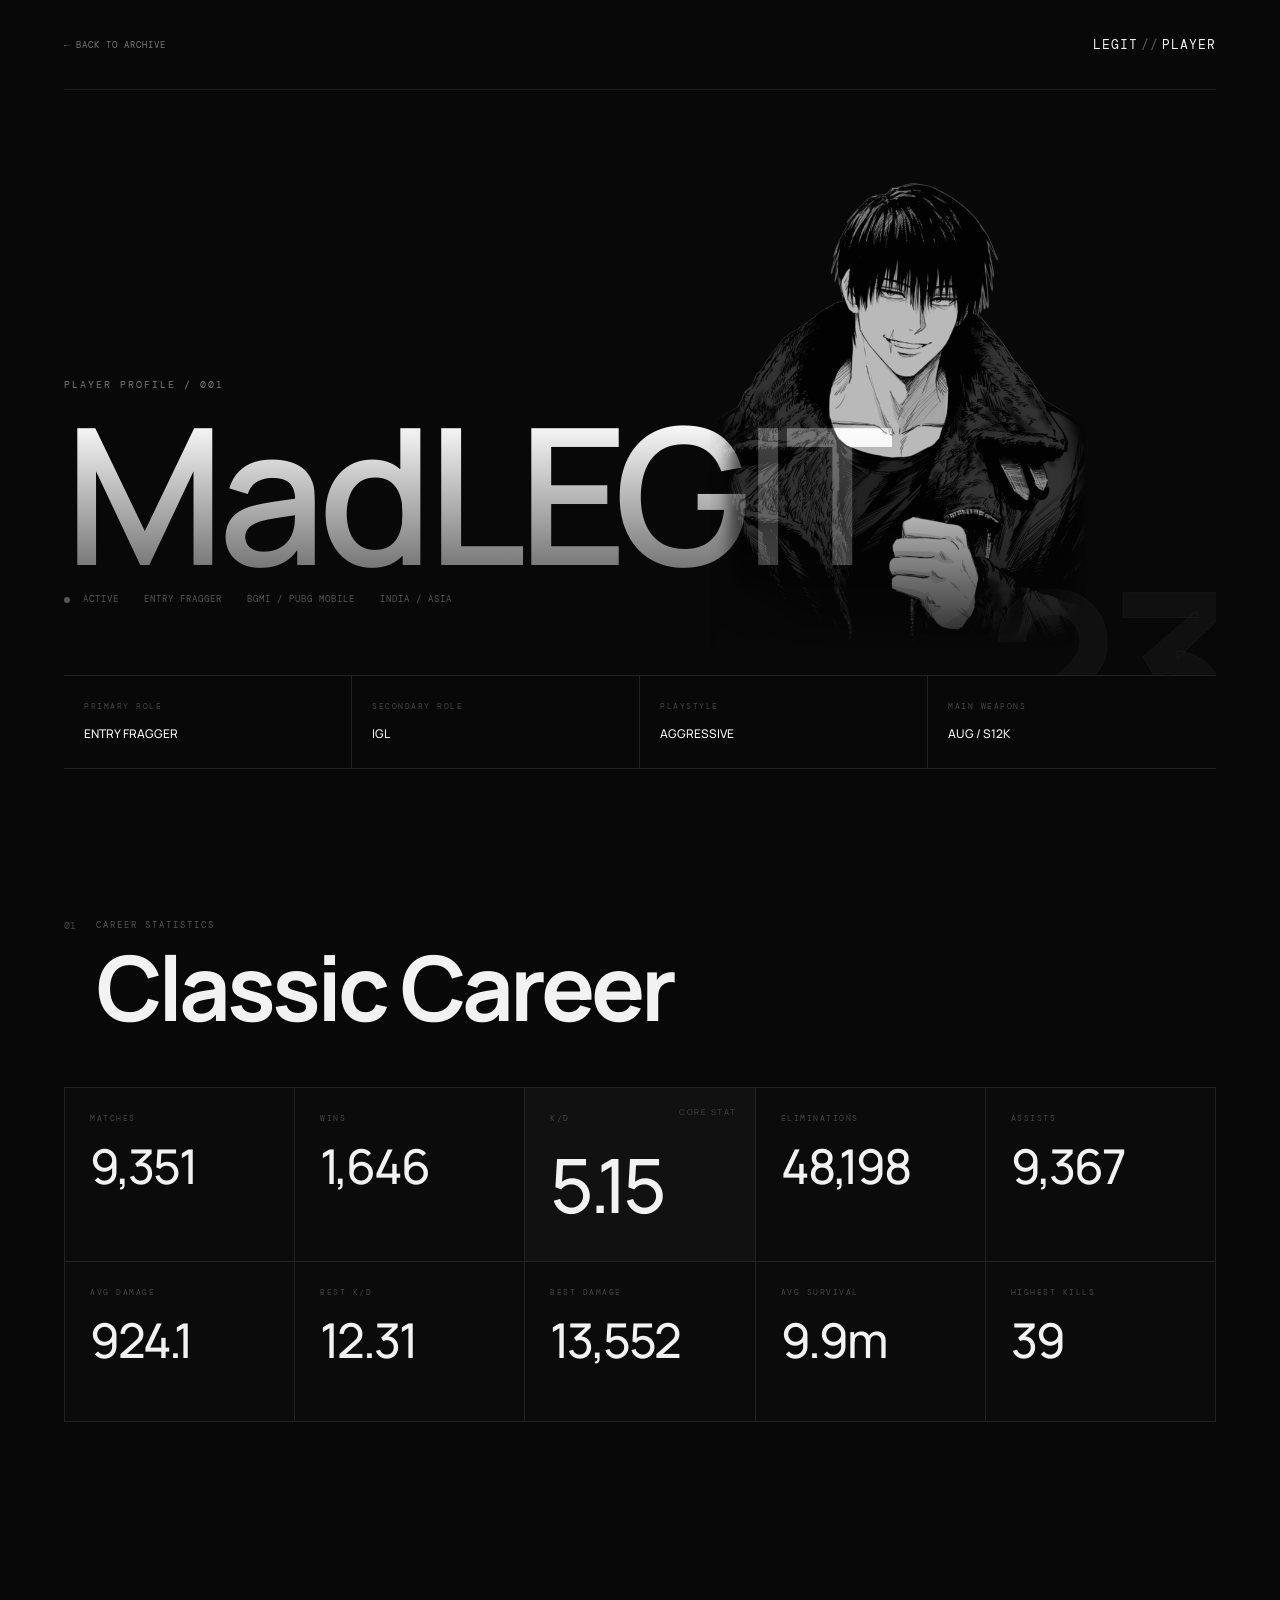
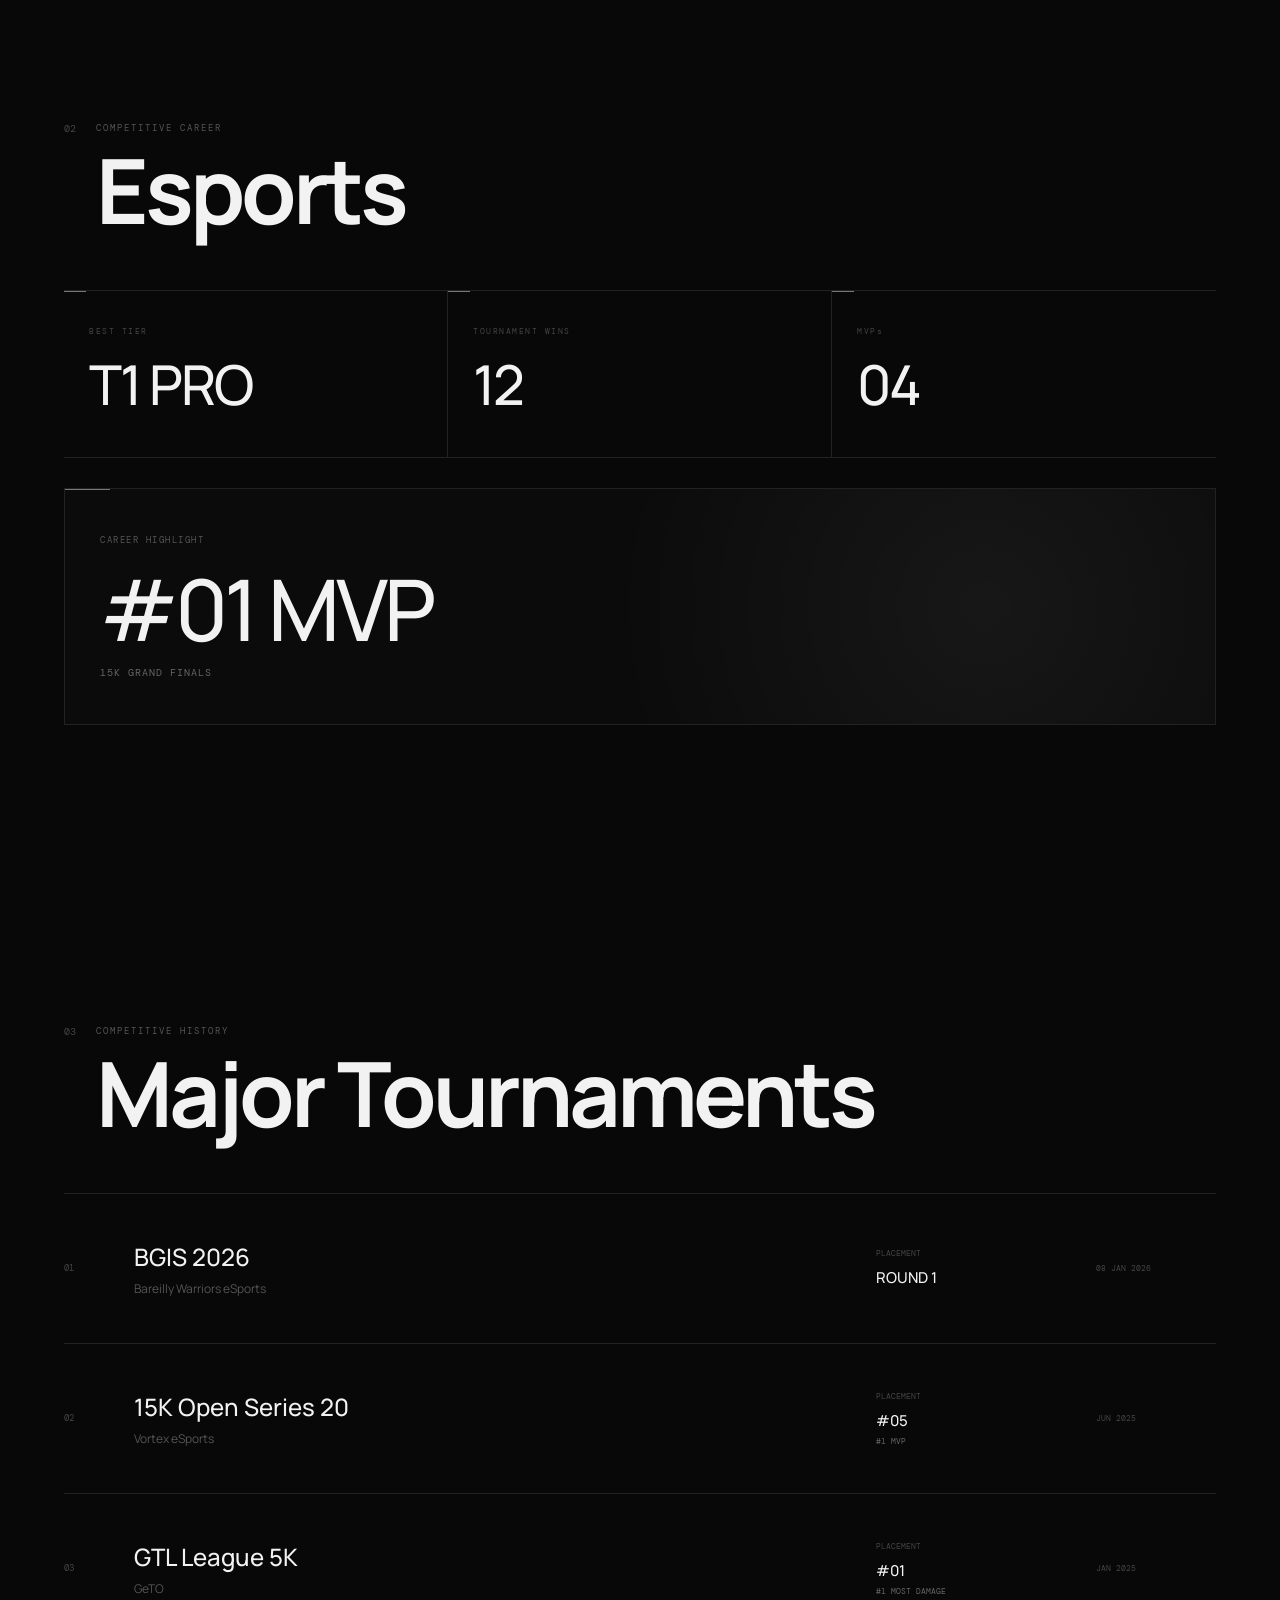
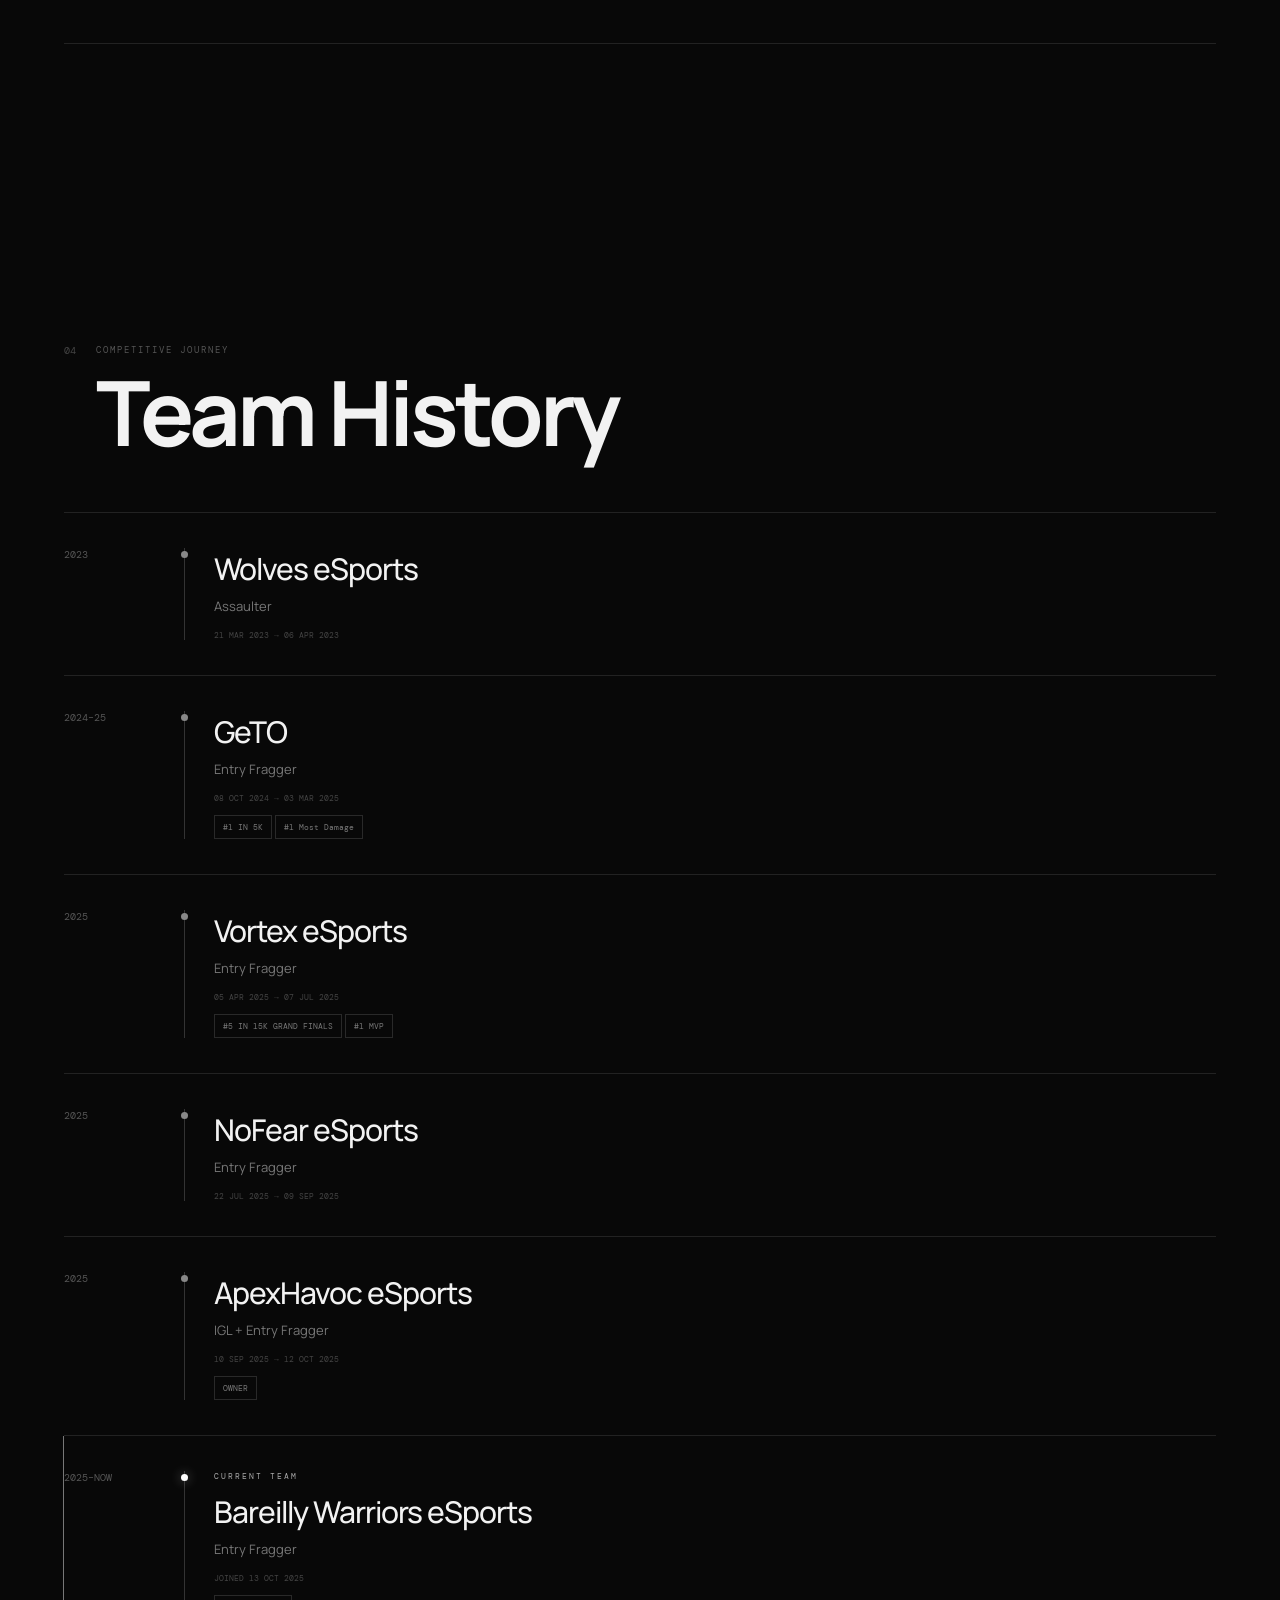
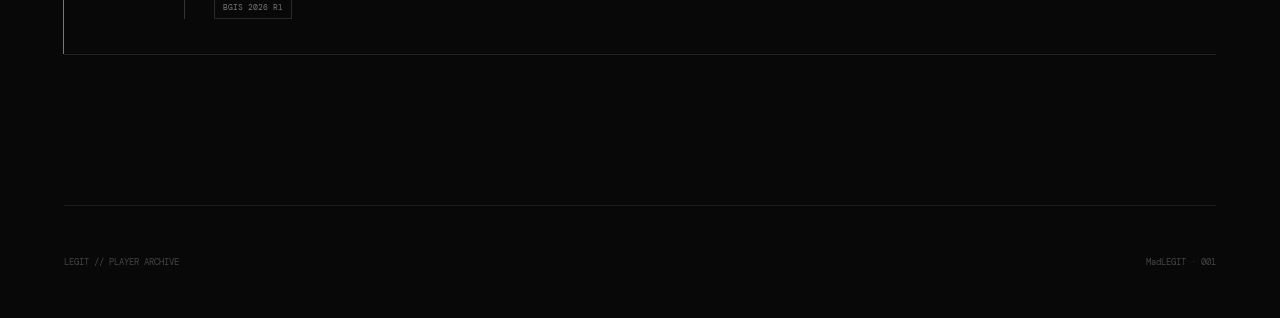
<file: player.html>
<!DOCTYPE html>
<html lang="en">
<head>
    <meta charset="UTF-8">
    <meta name="viewport" content="width=device-width, initial-scale=1.0">

    <title>MadLEGIT // Player Profile</title>

    <link rel="stylesheet" href="style.css">
</head>

<body>

<main class="site player-page">

    <!-- NAV -->

    <nav class="navbar">
        <a href="index.html" class="back-link">← BACK TO ARCHIVE</a>

        <div class="logo">
            LEGIT<span>//</span>PLAYER
        </div>
    </nav>


    <!-- PLAYER HERO -->

    <section class="player-hero">
      <img
    src="assets/madlegit-bw.png"
    alt=""
    class="player-hero-photo"
>

        <div>

            <p class="eyebrow">
                PLAYER PROFILE / 001
            </p>

            <h1>MadLEGIT</h1>

            <div class="player-hero-meta">

    <span>
        <i class="active-dot"></i>
        ACTIVE
    </span>

    <span>ENTRY FRAGGER</span>

    <span>BGMI / PUBG MOBILE</span>

    <span>INDIA / ASIA</span>

</div>

        </div>

        <div class="player-hero-number">
            23
        </div>

    </section>


    <!-- QUICK PROFILE -->

    <section class="profile-strip">

        <div>
            <span>PRIMARY ROLE</span>
            <strong>ENTRY FRAGGER</strong>
        </div>

        <div>
            <span>SECONDARY ROLE</span>
            <strong>IGL</strong>
        </div>

        <div>
            <span>PLAYSTYLE</span>
            <strong>AGGRESSIVE</strong>
        </div>

        <div>
            <span>MAIN WEAPONS</span>
            <strong>AUG / S12K</strong>
        </div>

    </section>


    <!-- CLASSIC CAREER -->

    <section class="profile-section">

        <div class="profile-section-heading">
            <span>01</span>

            <div>
                <p>CAREER STATISTICS</p>
                <h2>Classic Career</h2>
            </div>
        </div>


        <div class="career-grid">

            <div class="career-stat">
                <span>MATCHES</span>
                <strong>9,351</strong>
            </div>

            <div class="career-stat">
                <span>WINS</span>
                <strong>1,646</strong>
            </div>

            <div class="career-stat featured">
                <span>K/D</span>
                <strong>5.15</strong>
            </div>

            <div class="career-stat">
                <span>ELIMINATIONS</span>
                <strong>48,198</strong>
            </div>

            <div class="career-stat">
                <span>ASSISTS</span>
                <strong>9,367</strong>
            </div>

            <div class="career-stat">
                <span>AVG DAMAGE</span>
                <strong>924.1</strong>
            </div>

            <div class="career-stat">
                <span>BEST K/D</span>
                <strong>12.31</strong>
            </div>

            <div class="career-stat">
                <span>BEST DAMAGE</span>
                <strong>13,552</strong>
            </div>

            <div class="career-stat">
                <span>AVG SURVIVAL</span>
                <strong>9.9m</strong>
            </div>

            <div class="career-stat">
                <span>HIGHEST KILLS</span>
                <strong>39</strong>
            </div>

        </div>

    </section>


    <!-- ESPORTS -->

    <section class="profile-section esports-section">

        <div class="profile-section-heading">
            <span>02</span>

            <div>
                <p>COMPETITIVE CAREER</p>
                <h2>Esports</h2>
            </div>
        </div>


        <div class="esports-overview">

            <div>
                <span>BEST TIER</span>
                <strong>T1 PRO</strong>
            </div>

            <div>
                <span>TOURNAMENT WINS</span>
                <strong>12</strong>
            </div>

            <div>
                <span>MVPs</span>
                <strong>04</strong>
            </div>

        </div>


        <div class="career-highlight">

            <p>CAREER HIGHLIGHT</p>

            <strong>#01 MVP</strong>

            <span>15K GRAND FINALS</span>

        </div>

    </section>


    <!-- TOURNAMENTS -->

    <section class="profile-section">

        <div class="profile-section-heading">
            <span>03</span>

            <div>
                <p>COMPETITIVE HISTORY</p>
                <h2>Major Tournaments</h2>
            </div>
        </div>


        <div class="tournament-list">

            <article class="tournament">

                <div class="tournament-number">01</div>

                <div class="tournament-main">
                    <h3><a href="https://liquipedia.net/pubgmobile/Battlegrounds_Mobile_India_Series/2026">BGIS 2026</a></h3>
                    <p>Bareilly Warriors eSports</p>
                </div>

                <div class="tournament-result">
                    <span>PLACEMENT</span>
                    <strong>ROUND 1</strong>
                </div>

                <div class="tournament-date">
                    08 JAN 2026
                </div>

            </article>


            <article class="tournament">

                <div class="tournament-number">02</div>

                <div class="tournament-main">
                    <h3>15K Open Series 20</h3>
                    <p>Vortex eSports</p>
                </div>

                <div class="tournament-result">
                    <span>PLACEMENT</span>
                    <strong>#05</strong>
                    <small>#1 MVP</small>
                </div>

                <div class="tournament-date">
                    JUN 2025
                </div>

            </article>


            <article class="tournament">

                <div class="tournament-number">03</div>

                <div class="tournament-main">
                    <h3>GTL League 5K</h3>
                    <p>GeTO</p>
                </div>

                <div class="tournament-result">
                    <span>PLACEMENT</span>
                    <strong>#01</strong>
                    <small>#1 MOST DAMAGE</small>
                </div>

                <div class="tournament-date">
                    JAN 2025
                </div>

            </article>

        </div>

    </section>


    <!-- TEAM HISTORY -->

    <section class="profile-section">

        <div class="profile-section-heading">
            <span>04</span>

            <div>
                <p>COMPETITIVE JOURNEY</p>
                <h2>Team History</h2>
            </div>
        </div>


        <div class="team-timeline">


            <article class="team-history">

                <div class="team-year">2023</div>

                <div class="timeline-line"></div>

                <div class="team-history-info">
                    <h3>Wolves eSports</h3>

                    <p>
                        Assaulter
                    </p>

                    <span>
                        21 MAR 2023 → 06 APR 2023
                    </span>
                </div>

            </article>


            <article class="team-history">

                <div class="team-year">2024–25</div>

                <div class="timeline-line"></div>

                <div class="team-history-info">
                    <h3>GeTO</h3>

                    <p>
                        Entry Fragger
                    </p>

                    <span>
                        08 OCT 2024 → 03 MAR 2025
                    </span>

                    <small>#1 IN 5K</small>
                    <small>#1 Most Damage</small>
                </div>

            </article>


            <article class="team-history">

                <div class="team-year">2025</div>

                <div class="timeline-line"></div>

                <div class="team-history-info">
                    <h3><a href="team3.html">Vortex eSports</a></h3>

                    <p>
                        Entry Fragger
                    </p>

                    <span>
                        05 APR 2025 → 07 JUL 2025
                    </span>

                    <small>#5 IN 15K GRAND FINALS</small>
                    <small>#1 MVP</small>
                </div>

            </article>


            <article class="team-history">

                <div class="team-year">2025</div>

                <div class="timeline-line"></div>

                <div class="team-history-info">
                    <h3><a href="team4.html">NoFear eSports</a></h3>

                    <p>
                        Entry Fragger
                    </p>

                    <span>
                        22 JUL 2025 → 09 SEP 2025
                    </span>
                </div>

            </article>


            <article class="team-history">

                <div class="team-year">2025</div>

                <div class="timeline-line"></div>

                <div class="team-history-info">
                    <h3><a href="team2.html">ApexHavoc eSports</a></h3>

                    <p>
                        IGL + Entry Fragger
                    </p>

                    <span>
                        10 SEP 2025 → 12 OCT 2025
                    </span>
                    
                    <small>OWNER</small>
                    
                </div>

            </article>


            <article class="team-history current">

                <div class="team-year">2025–NOW</div>

                <div class="timeline-line"></div>

                <div class="team-history-info">

                    <div class="current-label">
                        CURRENT TEAM
                    </div>

                    <h3><a href="team.html">Bareilly Warriors eSports</a></h3>

                    <p>
                        Entry Fragger
                    </p>

                    <span>
                        JOINED 13 OCT 2025
                    </span>
                    
                    <small>BGIS 2026 R1</small>

                </div>

            </article>

        </div>

    </section>

    <!-- FOOTER -->

    <footer>

        <span>LEGIT // PLAYER ARCHIVE</span>

        <span>MadLEGIT · 001</span>

    </footer>

</main>

<script src="script.js"></script>

</body>
</html>
</file>
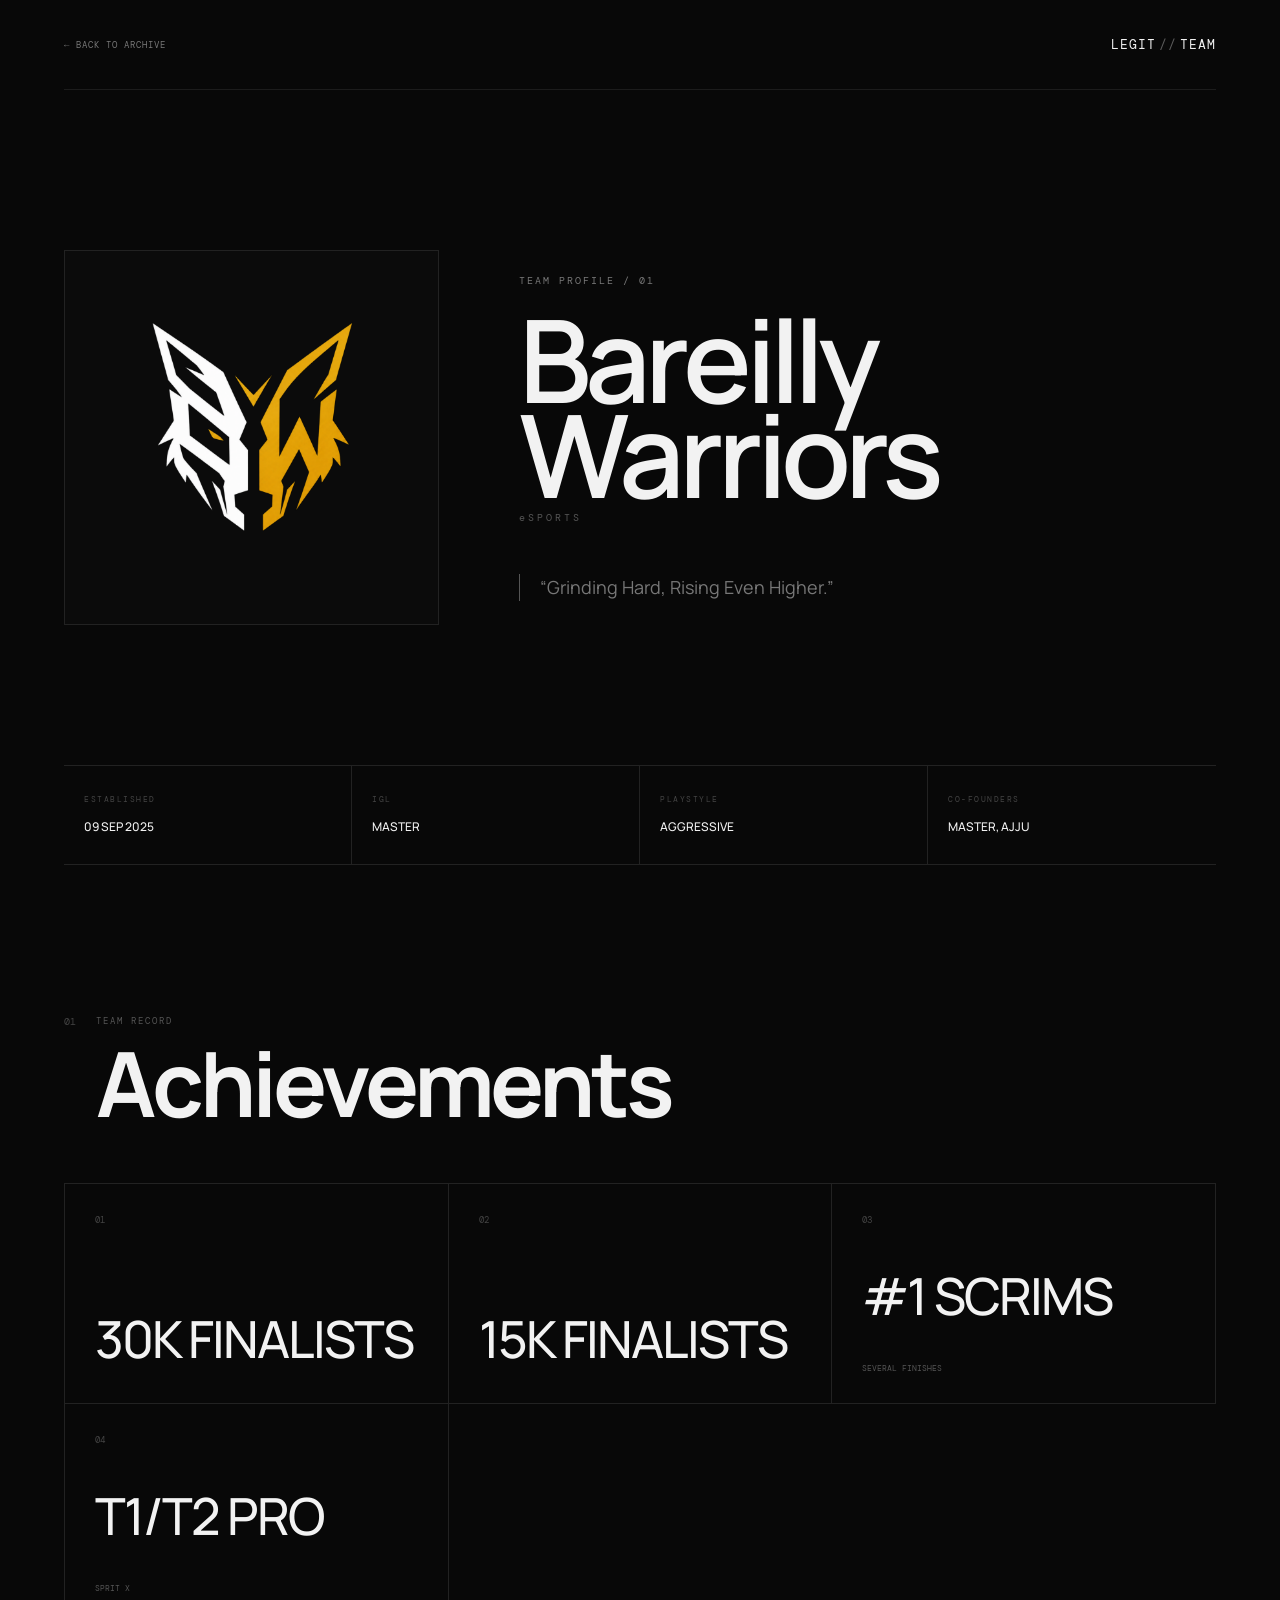
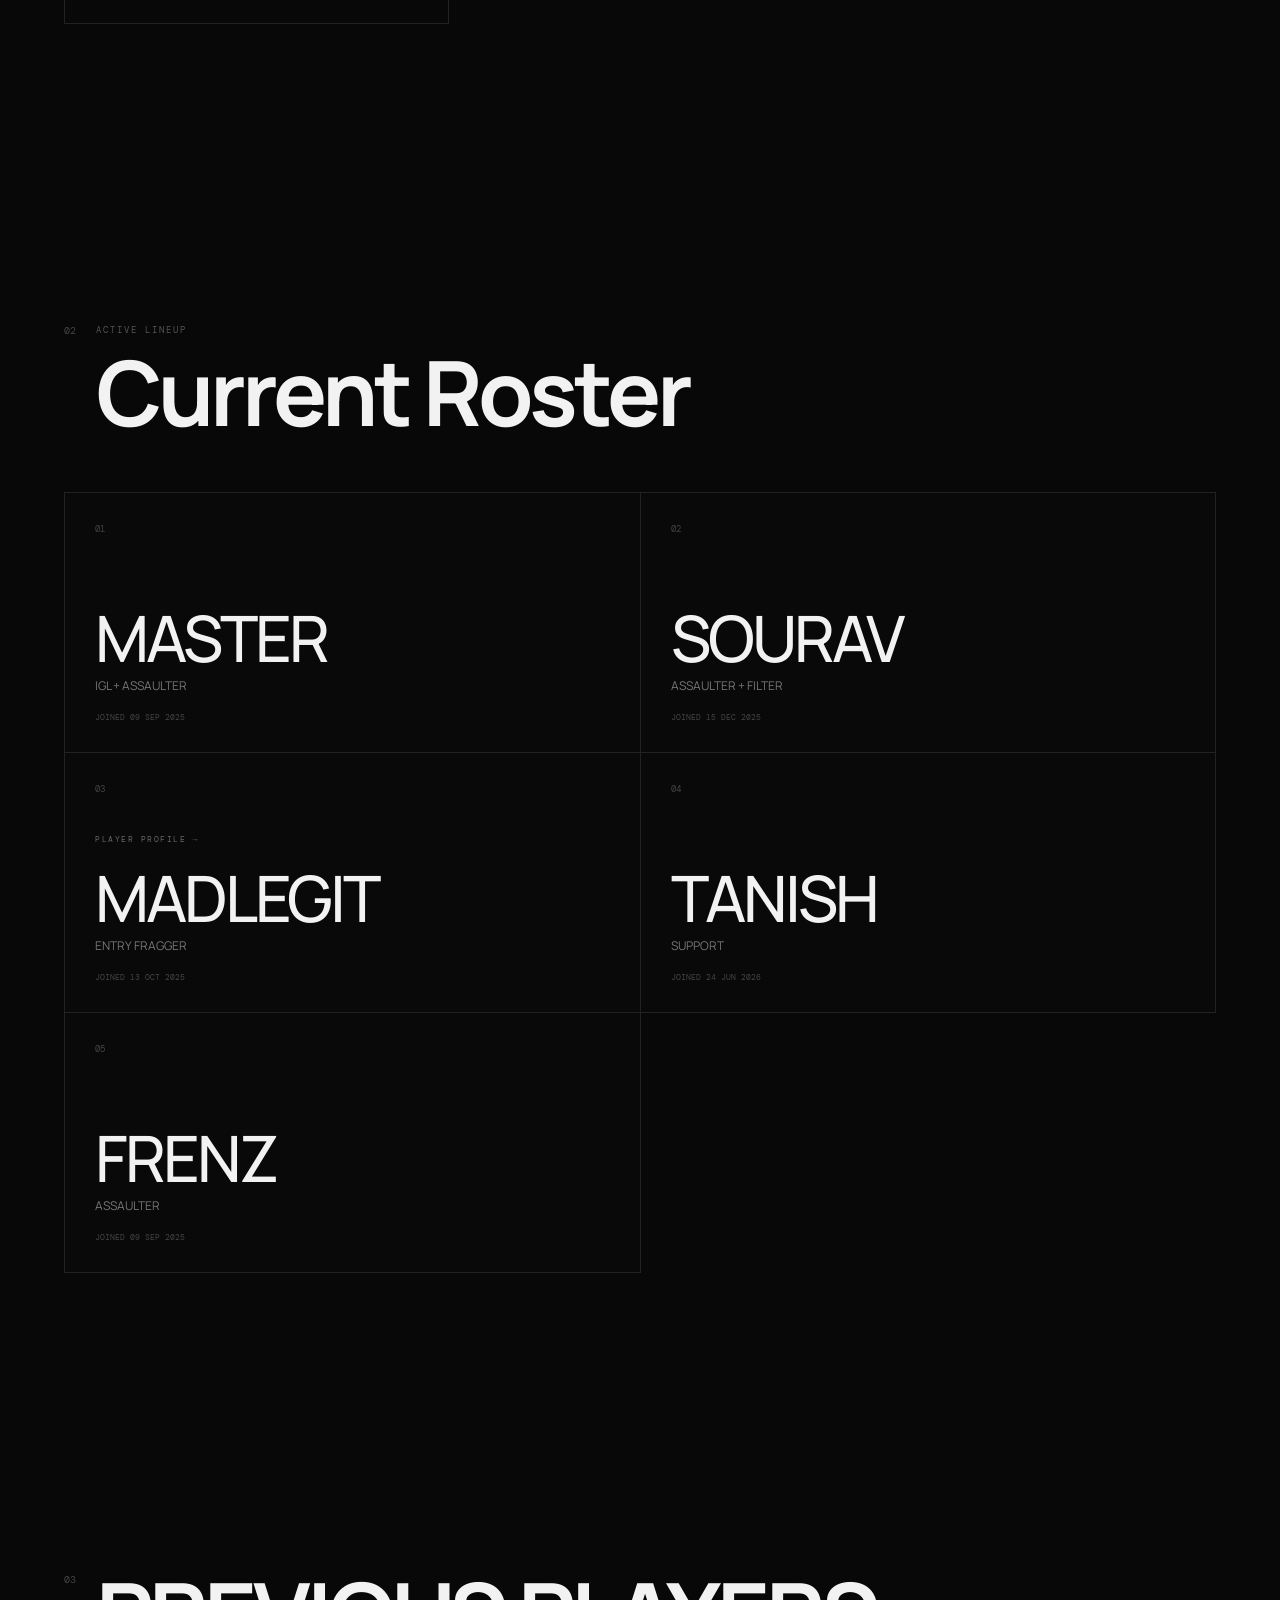
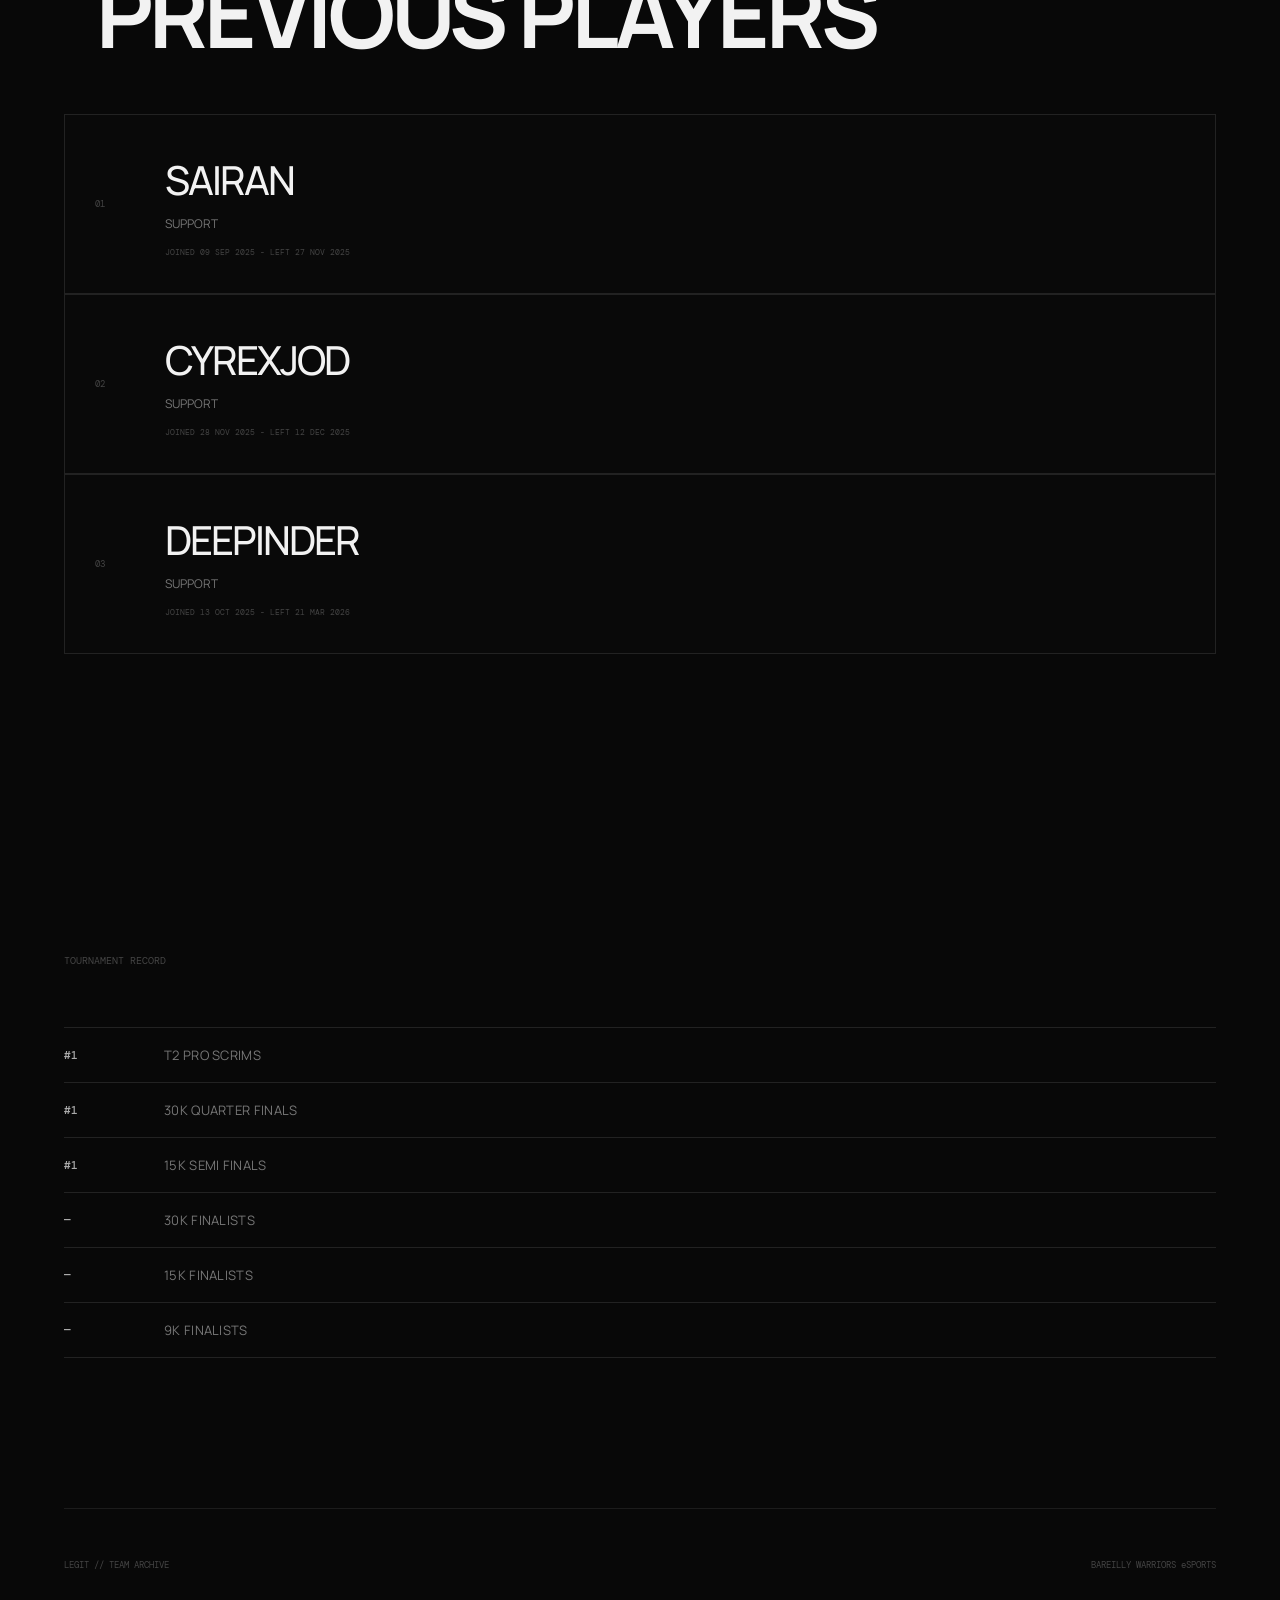
<file: team.html>
<!DOCTYPE html>
<html lang="en">
<head>
    <meta charset="UTF-8">
    <meta name="viewport" content="width=device-width, initial-scale=1.0">

    <title>Bareilly Warriors // Team Profile</title>

    <link rel="stylesheet" href="style.css">
</head>

<body>

<main class="site team-page">

    <!-- NAV -->

    <nav class="navbar">

        <a href="index.html" class="back-link">
            ← BACK TO ARCHIVE
        </a>

        <div class="logo">
            LEGIT<span>//</span>TEAM
        </div>

    </nav>


    <!-- TEAM HERO -->

    <section class="team-hero">

        <div class="team-logo-wrap">

            <!-- Replace this path with your logo file -->
            <img
                src="assets/bareilly-warriors-logo.png"
                alt="Bareilly Warriors eSports logo"
            >

        </div>


        <div class="team-hero-content">

            <p class="eyebrow">
                TEAM PROFILE / 01
            </p>

            <h1>
                Bareilly<br>
                Warriors
            </h1>

            <p class="team-type">
                eSPORTS
            </p>

            <blockquote>
                “Grinding Hard, Rising Even Higher.”
            </blockquote>

        </div>

    </section>


    <!-- TEAM OVERVIEW -->

    <section class="team-overview">

        <div>
            <span>ESTABLISHED</span>
            <strong>09 SEP 2025</strong>
        </div>

        <div>
            <span>IGL</span>
            <strong>MASTER</strong>
        </div>

        <div>
            <span>PLAYSTYLE</span>
            <strong>AGGRESSIVE</strong>
        </div>

        <div>
            <span>CO-FOUNDERS</span>
            <strong>MASTER, AJJU</strong>
        </div>

    </section>


    <!-- ACHIEVEMENTS -->

    <section class="team-section">

        <div class="team-section-heading">

            <span>01</span>

            <div>
                <p>TEAM RECORD</p>
                <h2>Achievements</h2>
            </div>

        </div>


        <div class="team-achievements">

            <div class="team-achievement">
                <span>01</span>
                <strong>30K FINALISTS</strong>
            </div>

            <div class="team-achievement">
                <span>02</span>
                <strong>15K FINALISTS</strong>
            </div>

            <div class="team-achievement">
                <span>03</span>
                <strong>#1 SCRIMS</strong>
                <small>SEVERAL FINISHES</small>
            </div>
            
            <div class="team-achievement">
                <span>04</span>
                <strong>T1/T2 PRO</strong>
                <small>SPRIT X</small>
            </div>
            

        </div>

    </section>


    <!-- CURRENT ROSTER -->

    <section class="team-section">

        <div class="team-section-heading">

            <span>02</span>

            <div>
                <p>ACTIVE LINEUP</p>
                <h2>Current Roster</h2>
            </div>

        </div>


        <div class="roster-grid">


            <!-- MASTER -->

            <article class="roster-card">

                <div class="roster-number">
                    01
                </div>

                <div class="roster-info">

                    <h3>MASTER</h3>

                    <p>
                        IGL + ASSAULTER
                    </p>

                    <span>
                        JOINED 09 SEP 2025
                    </span>

                </div>

            </article>


            <!-- SOURAV -->

            <article class="roster-card">

                <div class="roster-number">
                    02
                </div>

                <div class="roster-info">

                    <h3>SOURAV</h3>

                    <p>
                        ASSAULTER + FILTER
                    </p>

                    <span>
                        JOINED 15 DEC 2025
                    </span>

                </div>

            </article>


            <!-- MADLEGIT -->

            <a href="player.html" class="roster-card roster-link">

                <div class="roster-number">
                    03
                </div>

                <div class="roster-info">

                    <div class="roster-label">
                        PLAYER PROFILE →
                    </div>

                    <h3>MADLEGIT</h3>

                    <p>
                        ENTRY FRAGGER
                    </p>

                    <span>
                        JOINED 13 OCT 2025
                    </span>

                </div>

            </a>


            <!-- TANISH -->

            <article class="roster-card">

                <div class="roster-number">
                    04
                </div>

                <div class="roster-info">

                    <h3>TANISH</h3>

                    <p>
                        SUPPORT
                    </p>

                    <span>
                        JOINED 24 JUN 2026
                    </span>

                </div>

            </article>
            
                        <!-- TANISH -->

            <article class="roster-card">

                <div class="roster-number">
                    05
                </div>

                <div class="roster-info">

                    <h3>FRENZ</h3>

                    <p>
                        ASSAULTER
                    </p>

                    <span>
                        JOINED 09 SEP 2025
                    </span>

                </div>

            </article>

        </div>

    </section>

    <!-- PREVIOUS PLAYERS -->

    <section class="team-section previous-players-section">

        <div class="team-section-heading">

            <span>03</span>

            <div>
                <h2>PREVIOUS PLAYERS</h2>
            </div>

        </div>


        <div class="substitute-card">

            <div class="roster-number">
                01
            </div>

            <div>

                <h3>SAIRAN</h3>

                <p>
                    SUPPORT
                </p>

                <span>
                    JOINED 09 SEP 2025 -
                    LEFT 27 NOV 2025
                </span>

            </div>

        </div>
        
               <div class="substitute-card">

            <div class="roster-number">
                02
            </div>

            <div>

                <h3>CYREXJOD</h3>

                <p>
                    SUPPORT
                </p>

                <span>
                    JOINED 28 NOV 2025 -
                    LEFT 12 DEC 2025
                </span>

            </div>

        </div>
        
               <div class="substitute-card">

            <div class="roster-number">
                03
            </div>

            <div>

                <h3>DEEPINDER</h3>

                <p>
                    SUPPORT
                </p>

                <span>
                    JOINED 13 OCT 2025 -
                    LEFT 21 MAR 2026
                </span>

            </div>

        </div>

    </section>
    
    <!-- TOURNAMENT RECORD -->

<section class="profile-section">

    <div class="profile-section-heading">
        <span>TOURNAMENT RECORD</span>
    </div>

    <div class="team-records">

        <div class="team-record">
            <strong>#1</strong>
            <span>T2 PRO SCRIMS</span>
        </div>

        <div class="team-record">
            <strong>#1</strong>
            <span>30K QUARTER FINALS</span>
        </div>

        <div class="team-record">
            <strong>#1</strong>
            <span>15K SEMI FINALS</span>
        </div>

        <div class="team-record">
            <strong>—</strong>
            <span>30K FINALISTS</span>
        </div>

        <div class="team-record">
            <strong>—</strong>
            <span>15K FINALISTS</span>
        </div>

        <div class="team-record">
            <strong>—</strong>
            <span>9K FINALISTS</span>
        </div>

    </div>

</section>


    <!-- FOOTER -->

    <footer>

        <span>
            LEGIT // TEAM ARCHIVE
        </span>

        <span>
            BAREILLY WARRIORS eSPORTS
        </span>

    </footer>

</main>

<script src="script.js"></script>

</body>
</html>
</file>
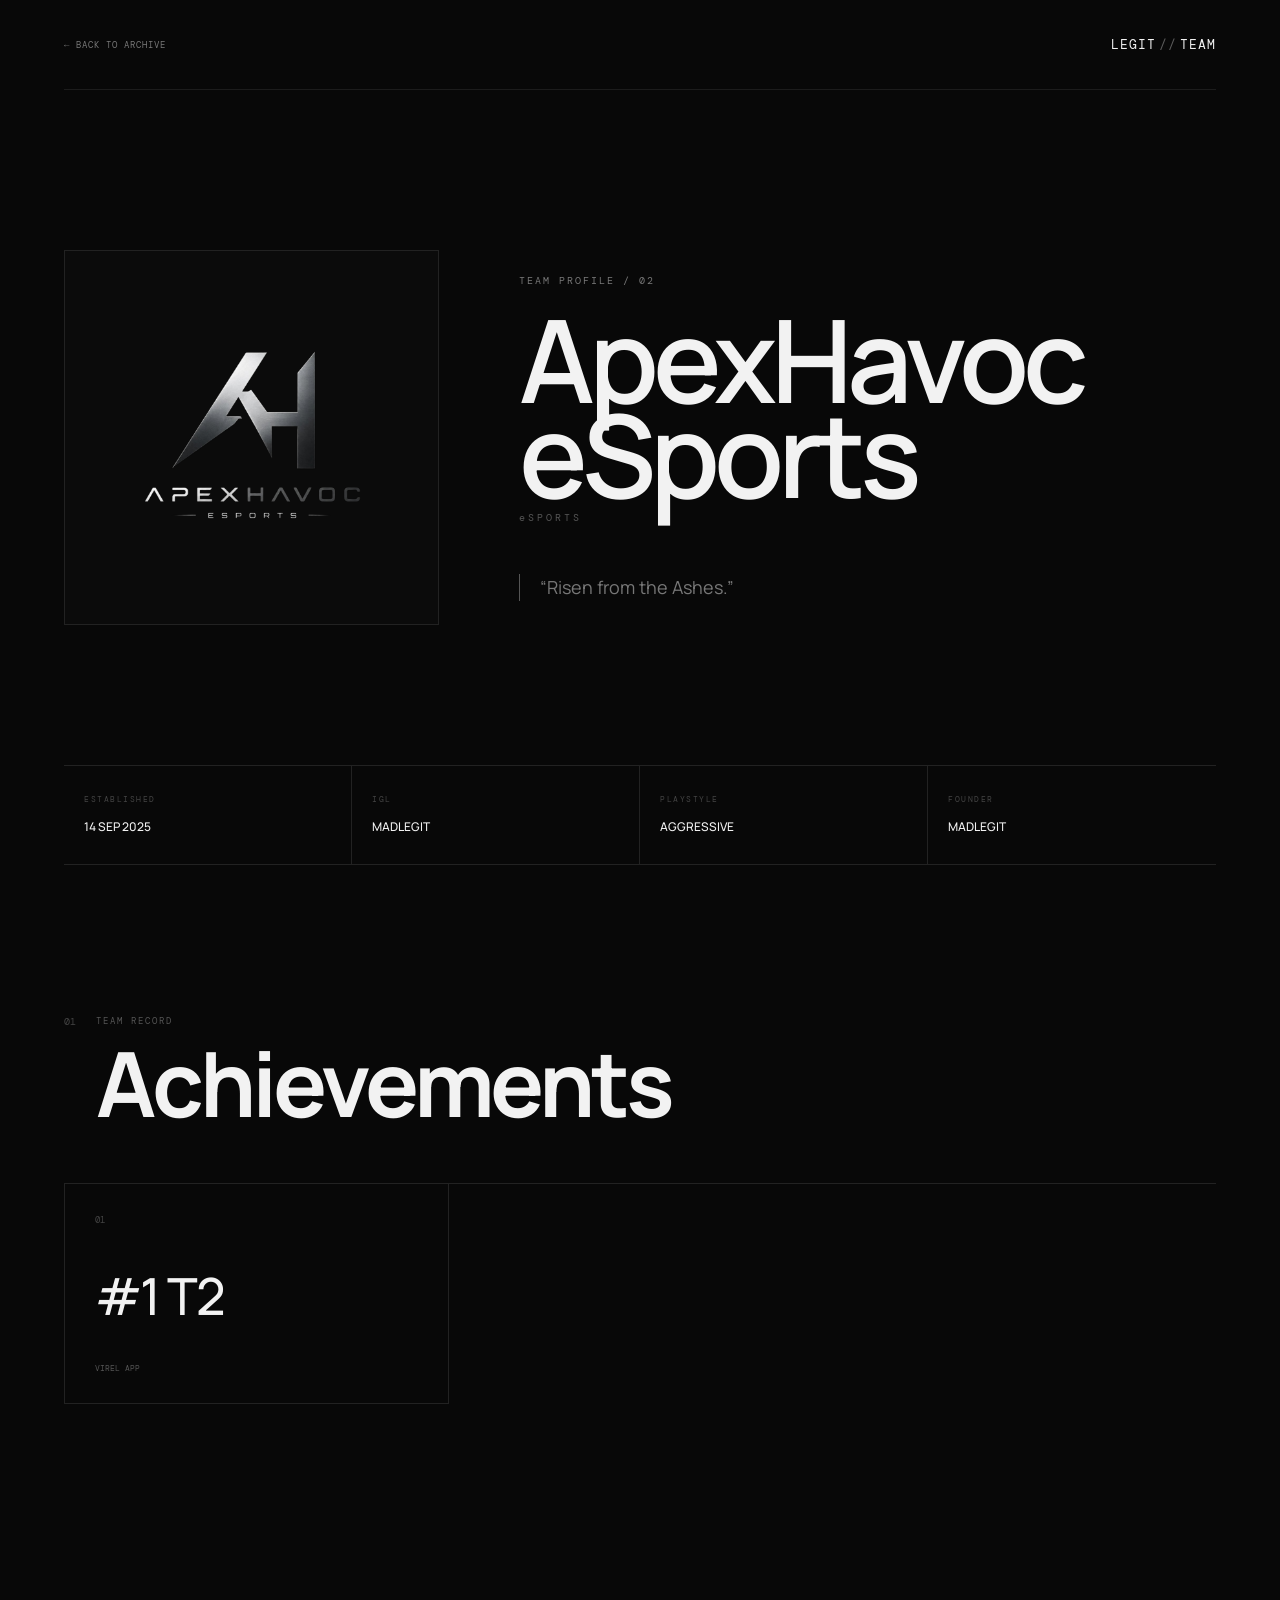
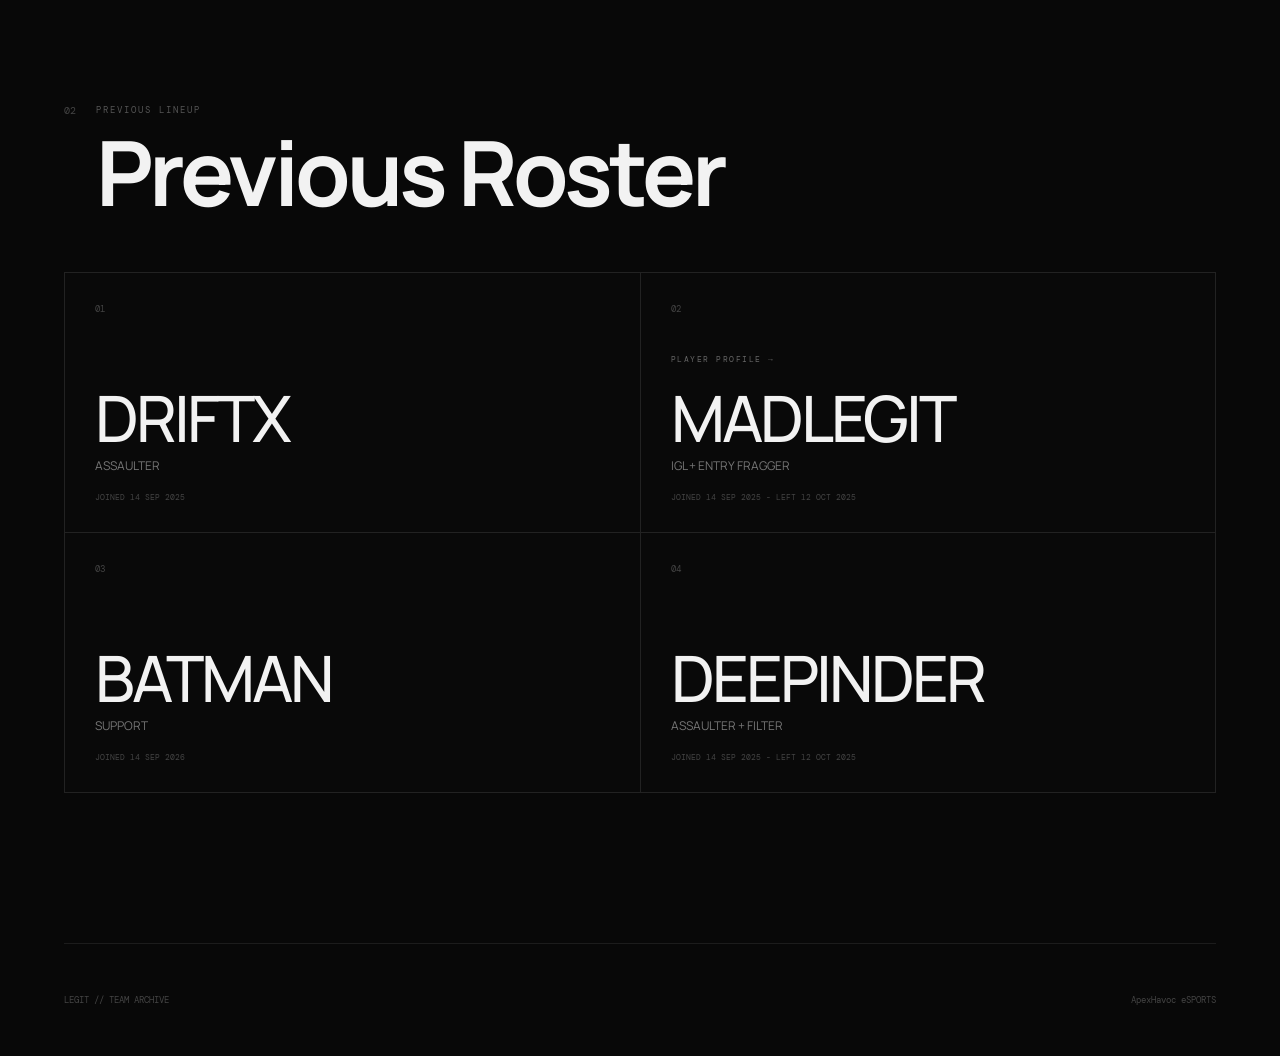
<file: team2.html>
<!DOCTYPE html>
<html lang="en">
<head>
    <meta charset="UTF-8">
    <meta name="viewport" content="width=device-width, initial-scale=1.0">

    <title>ApexHavoc // Team Profile</title>

    <link rel="stylesheet" href="style.css">
</head>

<body>

<main class="site team-page">

    <!-- NAV -->

    <nav class="navbar">

        <a href="index.html" class="back-link">
            ← BACK TO ARCHIVE
        </a>

        <div class="logo">
            LEGIT<span>//</span>TEAM
        </div>

    </nav>


    <!-- TEAM HERO -->

    <section class="team-hero">

        <div class="team-logo-wrap">

            <!-- Replace this path with your logo file -->
            <img
                src="assets/apexhavoc-logo.png"
                alt="ApexHavoc eSports logo"
            >

        </div>


        <div class="team-hero-content">

            <p class="eyebrow">
                TEAM PROFILE / 02
            </p>

            <h1>
                ApexHavoc<br>
                eSports
            </h1>

            <p class="team-type">
                eSPORTS
            </p>

            <blockquote>
                “Risen from the Ashes.”
            </blockquote>

        </div>

    </section>


    <!-- TEAM OVERVIEW -->

    <section class="team-overview">

        <div>
            <span>ESTABLISHED</span>
            <strong>14 SEP 2025</strong>
        </div>

        <div>
            <span>IGL</span>
            <strong>MADLEGIT</strong>
        </div>

        <div>
            <span>PLAYSTYLE</span>
            <strong>AGGRESSIVE</strong>
        </div>

        <div>
            <span>FOUNDER</span>
            <strong>MADLEGIT</strong>
        </div>

    </section>


    <!-- ACHIEVEMENTS -->

    <section class="team-section">

        <div class="team-section-heading">

            <span>01</span>

            <div>
                <p>TEAM RECORD</p>
                <h2>Achievements</h2>
            </div>

        </div>


        <div class="team-achievements">

            <div class="team-achievement">
                <span>01</span>
                <strong>#1 T2</strong>
                <small>VIREL APP</small>
            </div>

        </div>

    </section>


    <!-- PREVIOUS ROSTER -->

    <section class="team-section">

        <div class="team-section-heading">

            <span>02</span>

            <div>
                <p>PREVIOUS LINEUP</p>
                <h2>Previous Roster</h2>
            </div>

        </div>


        <div class="roster-grid">


            <!-- DRIFTX -->

            <article class="roster-card">

                <div class="roster-number">
                    01
                </div>

                <div class="roster-info">

                    <h3>DRIFTX</h3>

                    <p>
                        ASSAULTER
                    </p>

                    <span>
                        JOINED 14 SEP 2025
                    </span>

                </div>

            </article>


            <!-- MADLEGIT -->

            <a href="player.html" class="roster-card roster-link">

                <div class="roster-number">
                    02
                </div>

                <div class="roster-info">

                    <div class="roster-label">
                        PLAYER PROFILE →
                    </div>

                    <h3>MADLEGIT</h3>

                    <p>
                        IGL + ENTRY FRAGGER
                    </p>

                    <span>
                        JOINED 14 SEP 2025 -
                        LEFT 12 OCT 2025
                    </span>

                </div>

            </a>


            <!-- BATMAN -->

            <article class="roster-card">

                <div class="roster-number">
                    03
                </div>

                <div class="roster-info">

                    <h3>BATMAN</h3>

                    <p>
                        SUPPORT
                    </p>

                    <span>
                        JOINED 14 SEP 2026
                    </span>

                </div>

            </article>
            
                        <!-- DEEPINDER -->

            <article class="roster-card">

                <div class="roster-number">
                    04
                </div>

                <div class="roster-info">

                    <h3>DEEPINDER</h3>

                    <p>
                        ASSAULTER + FILTER
                    </p>

                    <span>
                        JOINED 14 SEP 2025 -
                        LEFT 12 OCT 2025
                    </span>

                </div>

            </article>

        </div>

    </section>


    <!-- FOOTER -->

    <footer>

        <span>
            LEGIT // TEAM ARCHIVE
        </span>

        <span>
            ApexHavoc eSPORTS
        </span>

    </footer>

</main>

<script src="script.js"></script>

</body>
</html>
</file>
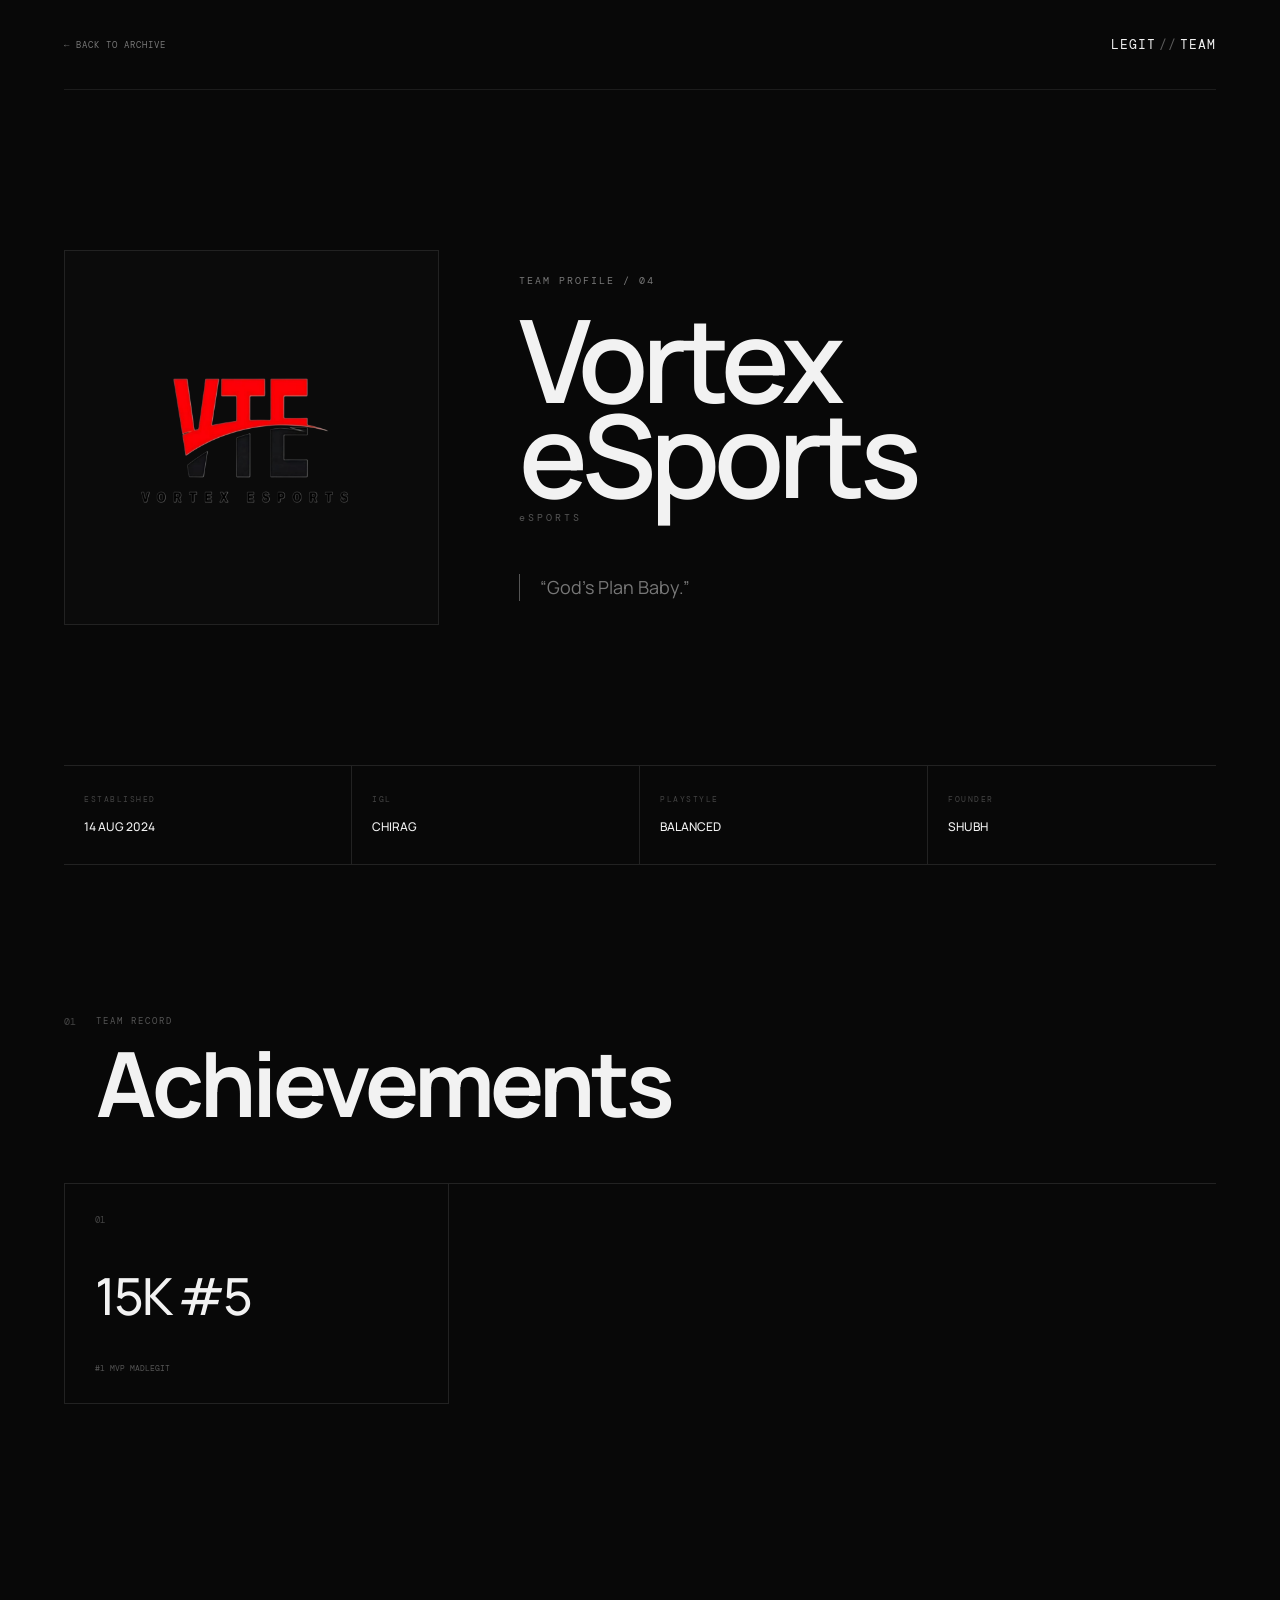
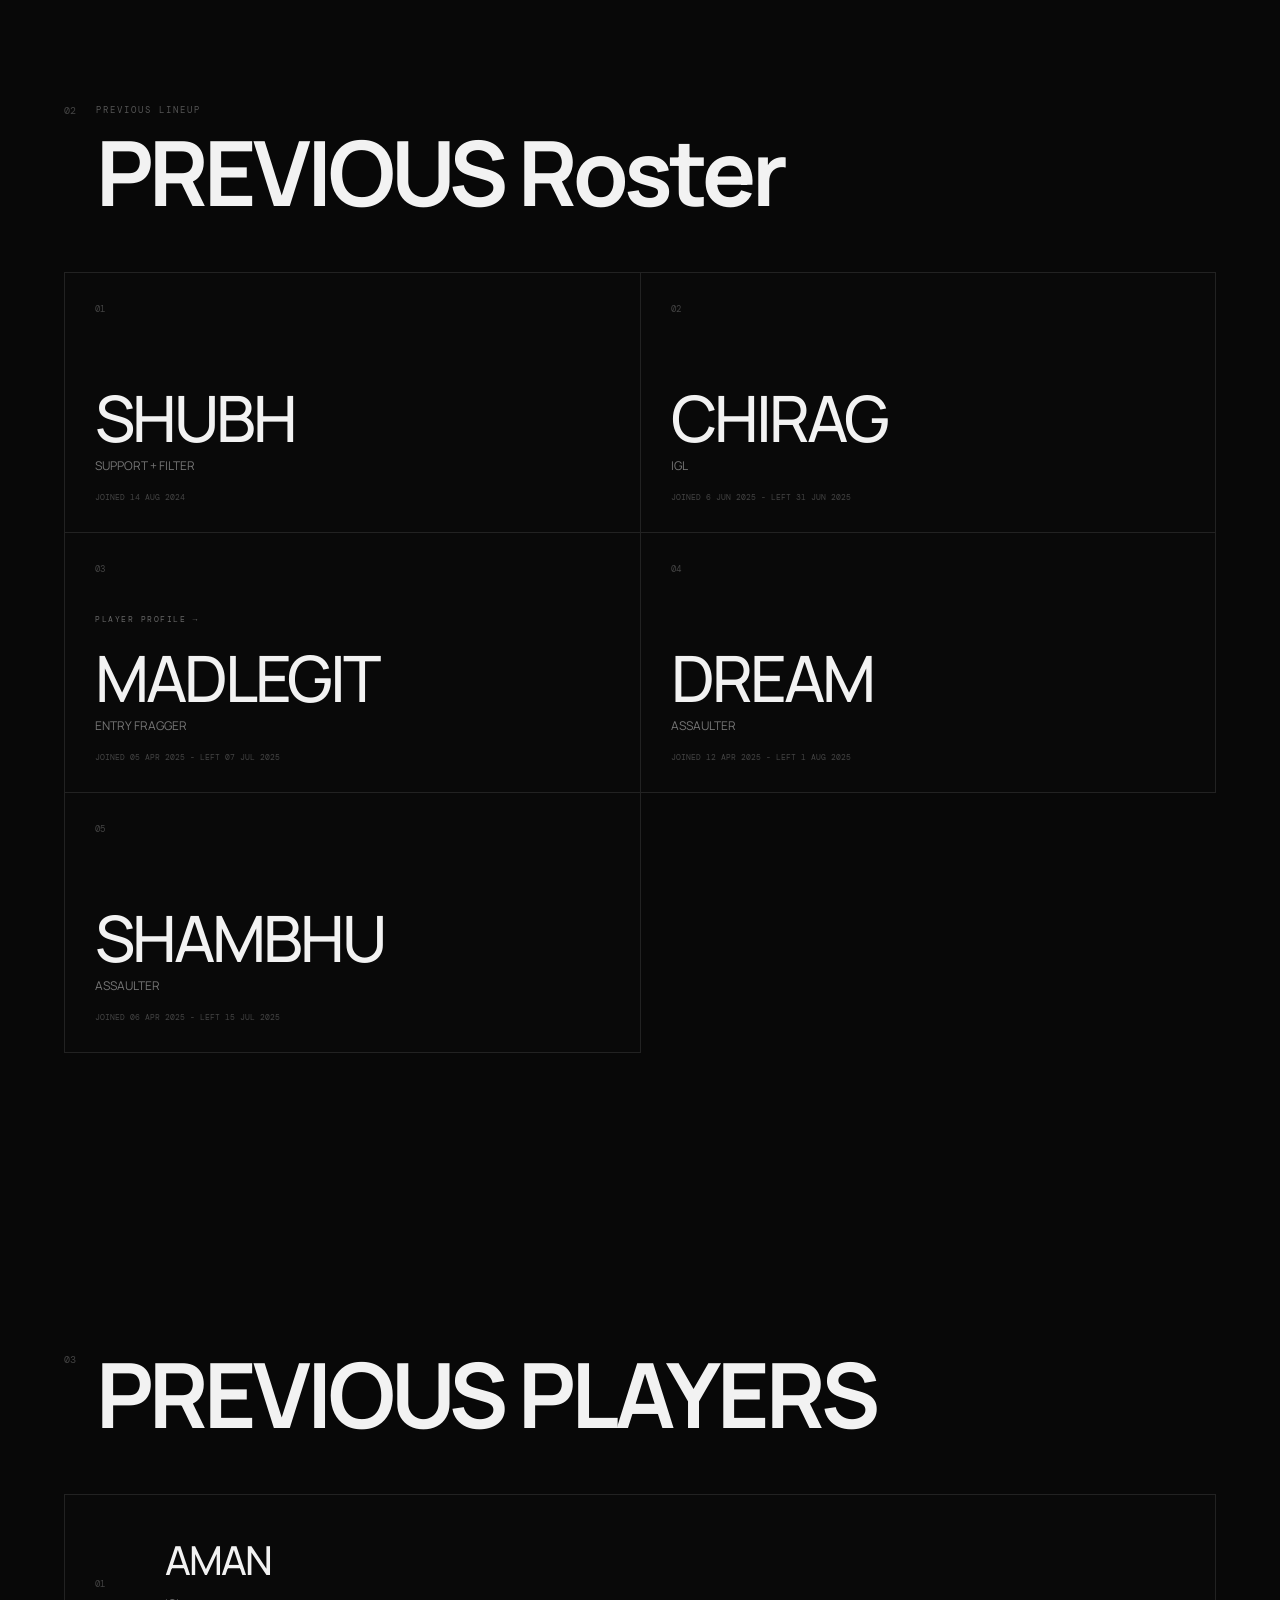
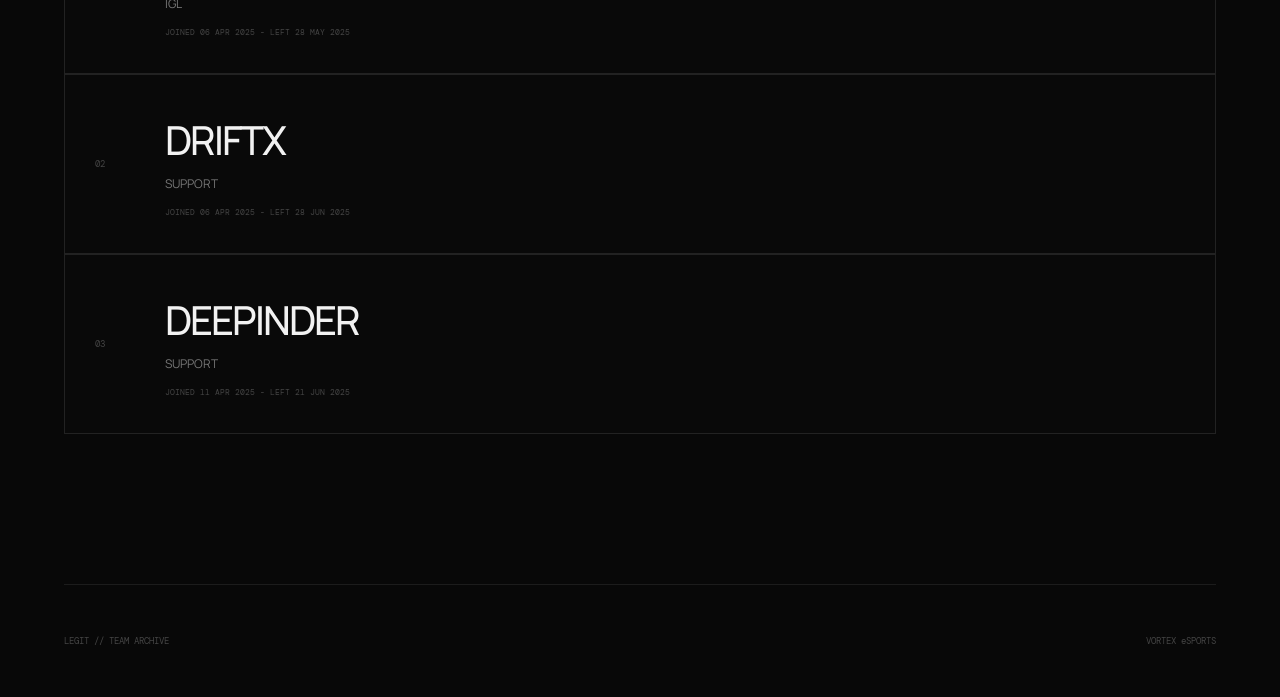
<file: team3.html>
<!DOCTYPE html>
<html lang="en">
<head>
    <meta charset="UTF-8">
    <meta name="viewport" content="width=device-width, initial-scale=1.0">

    <title>VORTEX eSPORTS // Team Profile</title>

    <link rel="stylesheet" href="style.css">
</head>

<body>

<main class="site team-page">

    <!-- NAV -->

    <nav class="navbar">

        <a href="index.html" class="back-link">
            ← BACK TO ARCHIVE
        </a>

        <div class="logo">
            LEGIT<span>//</span>TEAM
        </div>

    </nav>


    <!-- TEAM HERO -->

    <section class="team-hero">

        <div class="team-logo-wrap">

            <!-- Replace this path with your logo file -->
            <img
                src="assets/vortexesports-logo.png"
                alt="VORTEX eSPORTS logo"
            >

        </div>


        <div class="team-hero-content">

            <p class="eyebrow">
                TEAM PROFILE / 04
            </p>

            <h1>
                Vortex<br>
                eSports
            </h1>

            <p class="team-type">
                eSPORTS
            </p>

            <blockquote>
                “God's Plan Baby.”
            </blockquote>

        </div>

    </section>


    <!-- TEAM OVERVIEW -->

    <section class="team-overview">

        <div>
            <span>ESTABLISHED</span>
            <strong>14 AUG 2024</strong>
        </div>

        <div>
            <span>IGL</span>
            <strong>CHIRAG</strong>
        </div>

        <div>
            <span>PLAYSTYLE</span>
            <strong>BALANCED</strong>
        </div>

        <div>
            <span>FOUNDER</span>
            <strong>SHUBH</strong>
        </div>

    </section>


    <!-- ACHIEVEMENTS -->

    <section class="team-section">

        <div class="team-section-heading">

            <span>01</span>

            <div>
                <p>TEAM RECORD</p>
                <h2>Achievements</h2>
            </div>

        </div>


        <div class="team-achievements">

            <div class="team-achievement">
                <span>01</span>
                <strong>15K #5</strong>
                <small>#1 MVP MADLEGIT</small>
            </div>
            

        </div>

    </section>


    <!-- PREVIOUS ROSTER -->

    <section class="team-section">

        <div class="team-section-heading">

            <span>02</span>

            <div>
                <p>PREVIOUS LINEUP</p>
                <h2>PREVIOUS Roster</h2>
            </div>

        </div>


        <div class="roster-grid">


            <!-- MASTER -->

            <article class="roster-card">

                <div class="roster-number">
                    01
                </div>

                <div class="roster-info">

                    <h3>SHUBH</h3>

                    <p>
                        SUPPORT + FILTER
                    </p>

                    <span>
                        JOINED 14 AUG 2024
                    </span>

                </div>

            </article>


            <!-- SOURAV -->

            <article class="roster-card">

                <div class="roster-number">
                    02
                </div>

                <div class="roster-info">

                    <h3>CHIRAG</h3>

                    <p>
                        IGL
                    </p>

                    <span>
                        JOINED 6 JUN 2025 -
                        LEFT 31 JUN 2025
                    </span>

                </div>

            </article>


            <!-- MADLEGIT -->

            <a href="player.html" class="roster-card roster-link">

                <div class="roster-number">
                    03
                </div>

                <div class="roster-info">

                    <div class="roster-label">
                        PLAYER PROFILE →
                    </div>

                    <h3>MADLEGIT</h3>

                    <p>
                        ENTRY FRAGGER
                    </p>

                    <span>
                        JOINED 05 APR 2025 -
                        LEFT 07 JUL 2025
                        
                    </span>

                </div>

            </a>


            <!-- TANISH -->

            <article class="roster-card">

                <div class="roster-number">
                    04
                </div>

                <div class="roster-info">

                    <h3>DREAM</h3>

                    <p>
                        ASSAULTER
                    </p>

                    <span>
                        JOINED 12 APR 2025 -
                        LEFT 1 AUG 2025
                    </span>

                </div>

            </article>
            
                        <!-- TANISH -->

            <article class="roster-card">

                <div class="roster-number">
                    05
                </div>

                <div class="roster-info">

                    <h3>SHAMBHU</h3>

                    <p>
                        ASSAULTER
                    </p>

                    <span>
                        JOINED 06 APR 2025 -
                        LEFT 15 JUL 2025
                    </span>

                </div>

            </article>

        </div>

    </section>

    <!-- PREVIOUS PLAYERS -->

    <section class="team-section previous-players-section">

        <div class="team-section-heading">

            <span>03</span>

            <div>
                <h2>PREVIOUS PLAYERS</h2>
            </div>

        </div>


        <div class="substitute-card">

            <div class="roster-number">
                01
            </div>

            <div>

                <h3>AMAN</h3>

                <p>
                    IGL
                </p>

                <span>
                    JOINED 06 APR 2025 -
                    LEFT 28 MAY 2025
                </span>

            </div>

        </div>
        
               <div class="substitute-card">

            <div class="roster-number">
                02
            </div>

            <div>

                <h3>DRIFTX</h3>

                <p>
                    SUPPORT
                </p>

                <span>
                    JOINED 06 APR 2025 -
                    LEFT 28 JUN 2025
                </span>

            </div>

        </div>
        
               <div class="substitute-card">

            <div class="roster-number">
                03
            </div>

            <div>

                <h3>DEEPINDER</h3>

                <p>
                    SUPPORT
                </p>

                <span>
                    JOINED 11 APR 2025 -
                    LEFT 21 JUN 2025
                </span>

            </div>

        </div>

    </section>


    <!-- FOOTER -->

    <footer>

        <span>
            LEGIT // TEAM ARCHIVE
        </span>

        <span>
            VORTEX eSPORTS
        </span>

    </footer>

</main>

<script src="script.js"></script>

</body>
</html>
</file>
<file: style.css>
@import url('https://fonts.googleapis.com/css2?family=DM+Mono:wght@400;500&family=Manrope:wght@400;500;600;700&display=swap');


/* RESET */

* {
    margin: 0;
    padding: 0;
    box-sizing: border-box;
}

html {
    scroll-behavior: smooth;
}

body {
    background: #080808;
    color: #f2f2f2;
    font-family: "Manrope", sans-serif;
}


/* GLOBAL */

.site {
    width: min(1200px, 100%);
    margin: auto;
    padding: 0 24px;
}

a {
    color: inherit;
    text-decoration: none;
}


/* NAVBAR */

.navbar {
    height: 90px;

    display: flex;
    align-items: center;
    justify-content: space-between;

    border-bottom: 1px solid #1c1c1c;
}

.logo {
    font-family: "DM Mono", monospace;
    font-size: 13px;
    letter-spacing: 1px;
}

.logo span {
    opacity: 0.35;
    margin: 0 3px;
}

.nav-links {
    display: flex;
    gap: 24px;
}

.nav-links a {
    font-family: "DM Mono", monospace;
    font-size: 11px;
    text-transform: uppercase;
    color: #777;

    transition: color 0.3s ease;
}

.nav-links a:hover {
    color: white;
}


/* HERO */

.hero {
    min-height: calc(100vh - 90px);

    display: flex;
    flex-direction: column;
    justify-content: center;

    position: relative;
}

.eyebrow,
.label {
    font-family: "DM Mono", monospace;
    font-size: 10px;
    letter-spacing: 2px;
    color: #777;
    text-transform: uppercase;
}

.hero h1 {
    font-size: clamp(90px, 20vw, 240px);
    line-height: 0.85;
    letter-spacing: -9px;

    margin: 20px 0 30px;
}

.hero-subtitle {
    font-size: 18px;
    line-height: 1.6;
    color: #888;
}

.hero-bottom {
    position: absolute;
    bottom: 30px;
    left: 0;
    right: 0;

    display: flex;
    justify-content: space-between;

    font-family: "DM Mono", monospace;
    font-size: 10px;
    color: #555;
}


/* SECTIONS */

.section {
    padding: 150px 0;
}

.section-heading {
    display: flex;
    align-items: baseline;
    gap: 20px;

    margin-bottom: 50px;
}

.section-heading span {
    font-family: "DM Mono", monospace;
    font-size: 11px;
    color: #555;
}

.section-heading h2 {
    font-size: clamp(48px, 9vw, 100px);
    letter-spacing: -4px;
}


/* GAMING */

.gaming-card,
.placeholder-card {
    border: 1px solid #222;
    background: #0d0d0d;

    padding: 45px;

    border-radius: 4px;
}

.gaming-card h3,
.placeholder-card h3 {
    font-size: 36px;
    margin: 12px 0 6px;
}

.muted {
    color: #666;
    font-size: 14px;
}

.stats {
    display: grid;
    grid-template-columns: repeat(3, 1fr);

    margin-top: 60px;

    border-top: 1px solid #222;
}

.stat {
    padding: 30px 20px 10px;

    border-right: 1px solid #222;
}

.stat:last-child {
    border-right: none;
}

.stat strong {
    display: block;

    font-size: 42px;
    font-weight: 500;
    letter-spacing: -2px;
}

.stat span {
    font-family: "DM Mono", monospace;
    font-size: 9px;
    color: #666;
}


/* FOOTER */

footer {
    padding: 50px 0;

    border-top: 1px solid #1c1c1c;

    display: flex;
    justify-content: space-between;

    font-family: "DM Mono", monospace;
    font-size: 9px;
    color: #444;
}


/* MOBILE */

@media (max-width: 600px) {

    .site {
        padding: 0 18px;
    }

    .navbar {
        height: 70px;
    }

    .nav-links {
        gap: 10px;
    }

    .nav-links a {
        font-size: 8px;
    }

    .hero h1 {
        letter-spacing: -5px;
    }

    .hero-subtitle {
        font-size: 15px;
    }

    .section {
        padding: 100px 0;
    }

    .gaming-card,
    .placeholder-card {
        padding: 25px;
    }

    .stats {
        grid-template-columns: 1fr;
    }

    .stat {
        border-right: none;
        border-bottom: 1px solid #222;
        padding: 20px 0;
    }

    .stat:last-child {
        border-bottom: none;
    }

    footer {
        flex-direction: column;
        gap: 10px;
    }
}

/* ========================================
   CINEMATIC HERO
======================================== */

.hero {
    overflow: hidden;
}


/* Atmospheric glow */

.hero-glow {
    position: absolute;

    width: 500px;
    height: 500px;

    left: 50%;
    top: 45%;

    transform: translate(-50%, -50%);

    background: radial-gradient(
        circle,
        rgba(255, 255, 255, 0.055) 0%,
        rgba(255, 255, 255, 0.018) 35%,
        transparent 70%
    );

    pointer-events: none;
}


/* Main content */

.hero-content {
    position: relative;
    z-index: 2;

    animation: heroIn 1s ease forwards;
}


/* Giant background typography */

.hero-ghost {
    position: absolute;

    right: -30px;
    bottom: 30px;

    font-size: clamp(100px, 25vw, 320px);
    font-weight: 700;

    letter-spacing: -15px;

    color: transparent;

    -webkit-text-stroke: 1px rgba(255, 255, 255, 0.035);

    pointer-events: none;
    user-select: none;
}


/* Little entrance animation */

@keyframes heroIn {

    from {
        opacity: 0;
        transform: translateY(25px);
    }

    to {
        opacity: 1;
        transform: translateY(0);
    }

}


/* Slightly more cinematic title */

.hero h1 {
    position: relative;

    font-weight: 600;

    background: linear-gradient(
        180deg,
        #ffffff 0%,
        #a8a8a8 100%
    );

    -webkit-background-clip: text;
    background-clip: text;

    color: transparent;
}


/* Mobile */

@media (max-width: 600px) {

    .hero-ghost {
        right: -15px;
        bottom: 80px;

        font-size: 120px;
        letter-spacing: -8px;
    }

    .hero-glow {
        width: 300px;
        height: 300px;
    }

}

/* ========================================
   GAMING PLAYER CARD
======================================== */

.player-card {
    position: relative;

    overflow: hidden;

    background:
        radial-gradient(
            circle at 80% 20%,
            rgba(255,255,255,0.045),
            transparent 35%
        ),
        #0b0b0b;

    border: 1px solid #222;

    padding: 45px;

    transition:
        transform 0.5s ease,
        border-color 0.5s ease;
}


/* subtle hover */

.player-card:hover {
    transform: translateY(-5px);
    border-color: #333;
}


/* giant background number */

.player-card::after {
    content: "23";

    position: absolute;

    right: -20px;
    top: -80px;

    font-size: 300px;
    font-weight: 700;

    line-height: 1;

    color: transparent;

    -webkit-text-stroke: 1px rgba(255,255,255,0.025);

    pointer-events: none;
}


/* TOP */

.player-top {
    position: relative;
    z-index: 2;

    display: flex;
    justify-content: space-between;
    align-items: flex-start;
}


.player-top h3 {
    font-size: clamp(45px, 8vw, 85px);

    line-height: 0.95;

    letter-spacing: -4px;

    margin: 15px 0 10px;
}


.player-game {
    font-family: "DM Mono", monospace;

    font-size: 10px;

    letter-spacing: 2px;

    color: #555;
}


.player-number {
    font-family: "DM Mono", monospace;

    font-size: 11px;

    color: #555;
}


/* STATS */

.player-stats {
    position: relative;
    z-index: 2;

    display: grid;

    grid-template-columns:
        1fr 1fr 1fr;

    margin-top: 80px;

    border-top: 1px solid #222;
    border-bottom: 1px solid #222;
}


.big-stat {
    padding: 30px 20px;

    border-right: 1px solid #222;
}


.big-stat:last-child {
    border-right: none;
}


.big-stat span {
    display: block;

    font-family: "DM Mono", monospace;

    font-size: 9px;

    letter-spacing: 1.5px;

    color: #555;

    margin-bottom: 12px;
}


.big-stat strong {
    display: block;

    font-size: clamp(30px, 5vw, 55px);

    font-weight: 500;

    letter-spacing: -3px;
}


/* DETAILS */

.player-details {
    position: relative;
    z-index: 2;

    display: grid;

    grid-template-columns:
        1fr 1fr 1fr;

    gap: 30px;

    padding: 40px 0;
}


.detail-label {
    display: block;

    font-family: "DM Mono", monospace;

    font-size: 9px;

    letter-spacing: 1.5px;

    color: #444;

    margin-bottom: 10px;
}


.detail p {
    font-size: 13px;

    color: #999;
}


.status {
    display: flex;

    align-items: center;

    gap: 8px;
}


.status span {
    width: 6px;
    height: 6px;

    background: #aaa;

    border-radius: 50%;
}


/* FOOTER */

.player-footer {
    position: relative;
    z-index: 2;

    display: flex;

    justify-content: space-between;

    padding-top: 20px;

    border-top: 1px solid #1c1c1c;

    font-family: "DM Mono", monospace;

    font-size: 8px;

    color: #444;

    letter-spacing: 1px;
}


/* MOBILE */

@media (max-width: 600px) {

    .player-card {
        padding: 25px;
    }


    .player-top h3 {
        font-size: 48px;
        letter-spacing: -3px;
    }


    .player-stats {
        grid-template-columns: 1fr;
    }


    .big-stat {
        border-right: none;

        border-bottom: 1px solid #222;
    }


    .big-stat:last-child {
        border-bottom: none;
    }


    .player-details {
        grid-template-columns: 1fr;

        gap: 25px;
    }


    .player-footer {
        flex-direction: column;

        gap: 8px;
    }


    .player-card::after {
        font-size: 180px;

        right: -10px;
        top: -20px;
    }

}

/* ========================================
   PLAYER PROFILE PAGE
======================================== */

.back-link {
    font-family: "DM Mono", monospace;
    font-size: 9px;
    color: #555;
    letter-spacing: 1px;
    transition: color 0.3s ease;
}

.back-link:hover {
    color: #fff;
}


/* HERO */

.player-hero {
    min-height: 65vh;

    display: flex;
    align-items: flex-end;
    justify-content: space-between;

    padding: 100px 0 70px;

    position: relative;
    overflow: hidden;
}

.player-hero h1 {
    font-size: clamp(75px, 16vw, 190px);
    line-height: 0.8;
    letter-spacing: -8px;
    margin: 25px 0;
    font-weight: 600;

    background: linear-gradient(
        180deg,
        #fff,
        #777
    );

    -webkit-background-clip: text;
    background-clip: text;
    color: transparent;
}

.player-hero-meta {
    display: flex;
    gap: 25px;

    font-family: "DM Mono", monospace;
    font-size: 9px;
    color: #555;
    letter-spacing: 1px;
}

.player-hero-number {
    position: absolute;

    right: -10px;
    bottom: -80px;

    font-size: clamp(250px, 40vw, 550px);
    font-weight: 700;

    line-height: 1;

    color: transparent;

    -webkit-text-stroke: 1px rgba(255,255,255,0.035);

    pointer-events: none;
}


/* PROFILE STRIP */

.profile-strip {
    display: grid;
    grid-template-columns: repeat(4, 1fr);

    border-top: 1px solid #222;
    border-bottom: 1px solid #222;
}

.profile-strip > div {
    padding: 25px 20px;

    border-right: 1px solid #222;
}

.profile-strip > div:last-child {
    border-right: none;
}

.profile-strip span,
.career-stat span,
.esports-overview span {
    display: block;

    font-family: "DM Mono", monospace;
    font-size: 8px;
    letter-spacing: 1.5px;

    color: #444;

    margin-bottom: 10px;
}

.profile-strip strong {
    font-size: 12px;
    font-weight: 500;
}


/* SECTIONS */

.profile-section {
    padding: 150px 0;
}

.profile-section-heading {
    display: flex;
    gap: 20px;

    margin-bottom: 60px;
}

.profile-section-heading > span {
    font-family: "DM Mono", monospace;
    font-size: 10px;
    color: #444;
}

.profile-section-heading p {
    font-family: "DM Mono", monospace;
    font-size: 9px;
    color: #555;
    letter-spacing: 2px;
    margin-bottom: 15px;
}

.profile-section-heading h2 {
    font-size: clamp(42px, 8vw, 90px);
    line-height: 0.9;
    letter-spacing: -4px;
}


/* CLASSIC CAREER */

.career-grid {
    display: grid;

    grid-template-columns: repeat(5, 1fr);

    border-top: 1px solid #222;
    border-left: 1px solid #222;
}

.career-stat {
    min-height: 160px;

    padding: 25px;

    border-right: 1px solid #222;
    border-bottom: 1px solid #222;

    background: #0b0b0b;
}

.career-stat strong {
    display: block;

    font-size: clamp(28px, 4vw, 48px);
    font-weight: 500;

    letter-spacing: -2px;
}

.career-stat.featured {
    background: #111;
}


/* ESPORTS */

.esports-overview {
    display: grid;

    grid-template-columns: repeat(3, 1fr);

    border-top: 1px solid #222;
    border-bottom: 1px solid #222;
}

.esports-overview > div {
    padding: 35px 25px;

    border-right: 1px solid #222;
}

.esports-overview > div:last-child {
    border-right: none;
}

.esports-overview strong {
    font-size: clamp(30px, 5vw, 55px);
    font-weight: 500;
    letter-spacing: -2px;
}


/* CAREER HIGHLIGHT */

.career-highlight {
    margin-top: 50px;

    padding: 60px;

    border: 1px solid #292929;

    background:
        radial-gradient(
            circle at 80% 50%,
            rgba(255,255,255,0.05),
            transparent 40%
        ),
        #0b0b0b;
}

.career-highlight p {
    font-family: "DM Mono", monospace;
    font-size: 9px;
    color: #555;
    letter-spacing: 2px;
}

.career-highlight strong {
    display: block;

    margin: 25px 0 10px;

    font-size: clamp(55px, 10vw, 120px);
    line-height: 0.85;
    letter-spacing: -6px;
}

.career-highlight span {
    font-family: "DM Mono", monospace;
    font-size: 10px;
    color: #666;
}


/* TOURNAMENTS */

.tournament-list {
    border-top: 1px solid #222;
}

.tournament {
    display: grid;

    grid-template-columns: 70px 1fr 220px 120px;

    align-items: center;

    min-height: 150px;

    border-bottom: 1px solid #222;

    transition:
        padding 0.3s ease,
        background 0.3s ease;
}

.tournament:hover {
    padding-left: 15px;
    background: #0b0b0b;
}

.tournament-number {
    font-family: "DM Mono", monospace;
    font-size: 9px;
    color: #444;
}

.tournament-main h3 {
    font-size: 24px;
    font-weight: 500;
}

.tournament-main p {
    margin-top: 7px;

    color: #555;
    font-size: 12px;
}

.tournament-result span {
    display: block;

    font-family: "DM Mono", monospace;
    font-size: 8px;
    color: #444;
    margin-bottom: 8px;
}

.tournament-result strong {
    font-size: 15px;
    font-weight: 500;
}

.tournament-result small {
    display: block;

    margin-top: 5px;

    font-family: "DM Mono", monospace;
    font-size: 8px;
    color: #666;
}

.tournament-date {
    font-family: "DM Mono", monospace;
    font-size: 8px;
    color: #444;
}


/* TEAM HISTORY */

.team-timeline {
    border-top: 1px solid #222;
}

.team-history {
    display: grid;

    grid-template-columns: 120px 30px 1fr;

    min-height: 150px;

    border-bottom: 1px solid #222;

    padding: 35px 0;
}

.team-year {
    font-family: "DM Mono", monospace;
    font-size: 10px;
    color: #555;
}

.timeline-line {
    width: 1px;
    height: 100%;

    background: #333;

    position: relative;
}

.timeline-line::before {
    content: "";

    position: absolute;

    top: 3px;
    left: -3px;

    width: 7px;
    height: 7px;

    background: #888;

    border-radius: 50%;
}

.team-history-info h3 {
    font-size: 30px;
    font-weight: 500;
    letter-spacing: -1px;
}

.team-history-info p {
    margin-top: 8px;

    color: #777;
    font-size: 13px;
}

.team-history-info span {
    display: block;

    margin-top: 15px;

    font-family: "DM Mono", monospace;
    font-size: 8px;
    color: #444;
}

.team-history-info small {
    display: inline-block;

    margin-top: 12px;

    padding: 6px 8px;

    border: 1px solid #292929;

    font-family: "DM Mono", monospace;
    font-size: 8px;

    color: #777;
}

.team-history.current .timeline-line::before {
    background: #fff;

    box-shadow: 0 0 12px rgba(255,255,255,0.4);
}

.current-label {
    font-family: "DM Mono", monospace;
    font-size: 8px;
    letter-spacing: 2px;
    color: #aaa;
    margin-bottom: 10px;
}


/* MOBILE */

@media (max-width: 700px) {

    .player-hero {
        min-height: 70vh;
        padding: 80px 0 50px;
    }

    .player-hero h1 {
        font-size: 80px;
        letter-spacing: -5px;
    }

    .player-hero-meta {
        flex-direction: column;
        gap: 8px;
    }

    .profile-strip {
        grid-template-columns: 1fr 1fr;
    }

    .profile-strip > div:nth-child(2) {
        border-right: none;
    }

    .profile-strip > div {
        border-bottom: 1px solid #222;
    }

    .profile-section {
        padding: 100px 0;
    }

    .career-grid {
        grid-template-columns: 1fr 1fr;
    }

    .career-stat {
        min-height: 130px;
        padding: 20px;
    }

    .esports-overview {
        grid-template-columns: 1fr;
    }

    .esports-overview > div {
        border-right: none;
        border-bottom: 1px solid #222;
    }

    .esports-overview > div:last-child {
        border-bottom: none;
    }

    .career-highlight {
        padding: 30px;
    }

    .career-highlight strong {
        letter-spacing: -3px;
    }

    .tournament {
        grid-template-columns: 35px 1fr;
        gap: 10px;

        padding: 25px 0;
    }

    .tournament-result {
        grid-column: 2;
    }

    .tournament-date {
        grid-column: 2;
    }

    .team-history {
        grid-template-columns: 70px 20px 1fr;
    }

    .team-history-info h3 {
        font-size: 23px;
    }

}

.player-name-link {
    color: inherit;
    display: inline-block;
}

.player-name-link h3 {
    transition:
        opacity 0.3s ease,
        transform 0.3s ease;
}

.player-name-link:hover h3 {
    opacity: 0.65;
    transform: translateX(8px);
}

/* ========================================
   TEAM PROFILE
======================================== */

.team-hero {
    min-height: 75vh;

    display: grid;

    grid-template-columns: 0.7fr 1.3fr;

    align-items: center;

    gap: 80px;

    padding: 100px 0 80px;
}


/* TEAM LOGO */

.team-logo-wrap {
    width: min(100%, 430px);
    aspect-ratio: 1;

    display: flex;
    align-items: center;
    justify-content: center;

    border: 1px solid #222;

    background: #0b0b0b;

    overflow: hidden;
}

.team-logo-wrap img {
    width: 75%;
    height: 75%;

    object-fit: contain;

    transition: transform 0.5s ease;
}

.team-logo-wrap:hover img {
    transform: scale(1.04);
}


/* TEAM HERO TEXT */

.team-hero-content h1 {
    margin: 25px 0 10px;

    font-size: clamp(60px, 9vw, 130px);

    line-height: 0.82;

    letter-spacing: -6px;

    font-weight: 600;
}

.team-type {
    font-family: "DM Mono", monospace;

    font-size: 10px;

    letter-spacing: 3px;

    color: #555;
}

.team-hero blockquote {
    margin: 50px 0 0;

    padding-left: 20px;

    border-left: 1px solid #555;

    font-size: 18px;

    color: #777;

    line-height: 1.5;
}


/* TEAM OVERVIEW */

.team-overview {
    display: grid;

    grid-template-columns: repeat(4, 1fr);

    border-top: 1px solid #222;

    border-bottom: 1px solid #222;
}

.team-overview > div {
    padding: 28px 20px;

    border-right: 1px solid #222;
}

.team-overview > div:last-child {
    border-right: none;
}

.team-overview span {
    display: block;

    margin-bottom: 10px;

    font-family: "DM Mono", monospace;

    font-size: 8px;

    letter-spacing: 1.5px;

    color: #444;
}

.team-overview strong {
    font-size: 12px;

    font-weight: 500;
}


/* TEAM SECTIONS */

.team-section {
    padding: 150px 0;
}

.team-section-heading {
    display: flex;

    gap: 20px;

    margin-bottom: 60px;
}

.team-section-heading > span {
    font-family: "DM Mono", monospace;

    font-size: 10px;

    color: #444;
}

.team-section-heading p {
    margin-bottom: 15px;

    font-family: "DM Mono", monospace;

    font-size: 9px;

    letter-spacing: 2px;

    color: #555;
}

.team-section-heading h2 {
    font-size: clamp(42px, 8vw, 90px);

    line-height: 0.9;

    letter-spacing: -4px;
}


/* ACHIEVEMENTS */

.team-achievements {
    display: grid;

    grid-template-columns: repeat(3, 1fr);

    border-top: 1px solid #222;

    border-left: 1px solid #222;
}

.team-achievement {
    min-height: 220px;

    padding: 30px;

    border-right: 1px solid #222;

    border-bottom: 1px solid #222;

    display: flex;

    flex-direction: column;

    justify-content: space-between;
}

.team-achievement span {
    font-family: "DM Mono", monospace;

    font-size: 9px;

    color: #444;
}

.team-achievement strong {
    font-size: clamp(30px, 4vw, 55px);

    font-weight: 500;

    letter-spacing: -2px;
}

.team-achievement small {
    font-family: "DM Mono", monospace;

    font-size: 8px;

    color: #555;
}


/* ROSTER */

.roster-grid {
    display: grid;

    grid-template-columns: 1fr 1fr;

    border-top: 1px solid #222;

    border-left: 1px solid #222;
}

.roster-card {
    min-height: 260px;

    padding: 30px;

    display: flex;

    flex-direction: column;

    justify-content: space-between;

    border-right: 1px solid #222;

    border-bottom: 1px solid #222;

    background: #090909;
}

.roster-card:hover {
    background: #0d0d0d;
}

.roster-number {
    font-family: "DM Mono", monospace;

    font-size: 9px;

    color: #444;
}

.roster-info h3 {
    font-size: clamp(35px, 5vw, 65px);

    line-height: 0.9;

    letter-spacing: -3px;

    font-weight: 500;
}

.roster-info p {
    margin-top: 10px;

    font-size: 12px;

    color: #777;
}

.roster-info span {
    display: block;

    margin-top: 18px;

    font-family: "DM Mono", monospace;

    font-size: 8px;

    color: #444;
}


/* MADLEGIT LINK */

.roster-link {
    color: inherit;

    text-decoration: none;

    transition:
        background 0.3s ease,
        padding 0.3s ease;
}

.roster-link:hover {
    padding-left: 40px;

    background: #111;
}

.roster-label {
    margin-bottom: 25px;

    font-family: "DM Mono", monospace;

    font-size: 8px;

    letter-spacing: 1.5px;

    color: #666;
}


/* SUBSTITUTE */

.substitute-card {
    display: grid;

    grid-template-columns: 70px 1fr;

    align-items: center;

    min-height: 180px;

    padding: 30px;

    border: 1px solid #222;

    background: #090909;
}

.substitute-card h3 {
    font-size: 40px;

    font-weight: 500;

    letter-spacing: -2px;
}

.substitute-card p {
    margin-top: 8px;

    color: #777;

    font-size: 12px;
}

.substitute-card span {
    display: block;

    margin-top: 15px;

    font-family: "DM Mono", monospace;

    font-size: 8px;

    color: #444;
}


/* MOBILE */

@media (max-width: 700px) {

    .team-hero {
        grid-template-columns: 1fr;

        gap: 50px;

        padding-top: 70px;
    }

    .team-logo-wrap {
        width: 100%;

        max-width: 300px;

        margin: 0 auto;
    }

    .team-hero-content h1 {
        font-size: 65px;

        letter-spacing: -4px;
    }

    .team-hero blockquote {
        margin-top: 35px;

        font-size: 15px;
    }

    .team-overview {
        grid-template-columns: 1fr 1fr;
    }

    .team-overview > div:nth-child(2) {
        border-right: none;
    }

    .team-overview > div {
        border-bottom: 1px solid #222;
    }

    .team-section {
        padding: 100px 0;
    }

    .team-achievements {
        grid-template-columns: 1fr;
    }

    .team-achievement {
        min-height: 170px;
    }

    .roster-grid {
        grid-template-columns: 1fr;
    }

    .roster-card {
        min-height: 220px;
    }

}

/* ========================================
   CURRENT TEAM CARD
======================================== */

.current-team-card {
    margin-top: 30px;

    border: 1px solid #222;

    background: #090909;

    transition:
        background 0.3s ease,
        border-color 0.3s ease;
}

.current-team-card:hover {
    background: #0d0d0d;
    border-color: #333;
}


.team-card-top {
    display: flex;

    justify-content: space-between;
    align-items: flex-start;

    padding: 30px;

    border-bottom: 1px solid #222;
}

.team-card-top h3 {
    margin-top: 15px;

    font-size: clamp(32px, 5vw, 60px);

    line-height: 0.9;

    letter-spacing: -3px;

    font-weight: 500;
}

.team-card-type {
    margin-top: 10px;

    font-family: "DM Mono", monospace;

    font-size: 9px;

    letter-spacing: 2px;

    color: #555;
}

.team-card-number {
    font-family: "DM Mono", monospace;

    font-size: 10px;

    color: #444;
}


/* LOGO + QUOTE */

.team-card-middle {
    display: grid;

    grid-template-columns: 180px 1fr;

    align-items: center;

    gap: 40px;

    padding: 35px 30px;

    border-bottom: 1px solid #222;
}

.team-mini-logo {
    width: 150px;
    height: 150px;

    display: flex;

    align-items: center;
    justify-content: center;

    border: 1px solid #222;

    background: #050505;
}

.team-mini-logo img {
    width: 80%;
    height: 80%;

    object-fit: contain;
}

.team-quote span {
    display: block;

    margin-bottom: 15px;

    font-family: "DM Mono", monospace;

    font-size: 8px;

    letter-spacing: 2px;

    color: #444;
}

.team-quote p {
    max-width: 600px;

    font-size: clamp(22px, 4vw, 42px);

    line-height: 1.05;

    letter-spacing: -1.5px;

    color: #888;
}


/* TEAM STATS */

.team-card-stats {
    display: grid;

    grid-template-columns: repeat(3, 1fr);

    border-bottom: 1px solid #222;
}

.team-card-stats > div {
    padding: 25px 30px;

    border-right: 1px solid #222;
}

.team-card-stats > div:last-child {
    border-right: none;
}

.team-card-stats span {
    display: block;

    margin-bottom: 10px;

    font-family: "DM Mono", monospace;

    font-size: 8px;

    letter-spacing: 1.5px;

    color: #444;
}

.team-card-stats strong {
    font-size: 14px;

    font-weight: 500;
}


/* FOOTER */

.team-card-footer {
    display: flex;

    justify-content: space-between;
    align-items: center;

    padding: 20px 30px;
}

.team-card-footer span {
    font-family: "DM Mono", monospace;

    font-size: 8px;

    color: #444;
}

.team-card-footer a {
    font-family: "DM Mono", monospace;

    font-size: 9px;

    color: #888;

    text-decoration: none;

    transition: color 0.3s ease;
}

.team-card-footer a:hover {
    color: #fff;
}


/* MOBILE */

@media (max-width: 700px) {

    .team-card-middle {
        grid-template-columns: 1fr;

        gap: 25px;
    }

    .team-mini-logo {
        width: 110px;
        height: 110px;
    }

    .team-card-stats {
        grid-template-columns: 1fr;
    }

    .team-card-stats > div {
        border-right: none;

        border-bottom: 1px solid #222;
    }

    .team-card-stats > div:last-child {
        border-bottom: none;
    }

    .team-card-footer {
        flex-direction: column;

        align-items: flex-start;

        gap: 15px;
    }

}

.big-stat strong {
    white-space: normal;
    word-spacing: 6px;
}

/* ========================================
   MUSIC
======================================== */

.music-block {
    margin-bottom: 90px;
}

.music-block-heading {
    margin-bottom: 25px;
}


/* ARTISTS */

.artist-list {
    border-top: 1px solid #222;
}

.artist-item {
    display: grid;

    grid-template-columns: 60px 1fr;

    align-items: center;

    padding: 28px 0;

    border-bottom: 1px solid #222;
}

.artist-item span,
.song-item > span {
    font-family: "DM Mono", monospace;

    font-size: 9px;

    color: #444;
}

.artist-item strong {
    font-size: clamp(28px, 5vw, 55px);

    font-weight: 500;

    letter-spacing: -2px;
}


/* SONGS */

.song-list {
    border-top: 1px solid #222;
}

.song-item {
    display: flex;

    align-items: center;
    justify-content: space-between;

    gap: 30px;

    padding: 32px 0;

    border-bottom: 1px solid #222;
}

.song-info {
    min-width: 0;
}

.song-item h3 {
    font-size: clamp(25px, 4vw, 42px);

    font-weight: 500;

    letter-spacing: -1.5px;
}

.song-item p {
    margin-top: 7px;

    font-size: 12px;

    color: #666;
}

    align-items: center;

    padding: 28px 0;

    border-bottom: 1px solid #222;
}

.song-item h3 {
    font-size: clamp(25px, 4vw, 42px);

    font-weight: 500;

    letter-spacing: -1.5px;
}

.song-item p {
    margin-top: 7px;

    font-size: 12px;

    color: #666;
}


/* NOW PLAYING */

.now-playing {
    display: flex;

    justify-content: space-between;

    align-items: center;

    padding: 35px;

    border: 1px solid #222;

    background: #090909;
}

.now-playing h3 {
    margin-top: 15px;

    font-size: clamp(35px, 6vw, 65px);

    line-height: 0.9;

    letter-spacing: -3px;

    font-weight: 500;
}

.now-playing > div:first-child > p:last-child {
    margin-top: 10px;

    color: #666;

    font-size: 13px;
}


/* PLAYING ANIMATION */

.playing-indicator {
    display: flex;

    align-items: center;

    gap: 5px;

    height: 40px;
}

.playing-indicator span {
    display: block;

    width: 3px;

    height: 15px;

    background: #777;

    animation: musicBars 0.8s ease-in-out infinite alternate;
}

.playing-indicator span:nth-child(2) {
    height: 30px;
    animation-delay: 0.15s;
}

.playing-indicator span:nth-child(3) {
    height: 22px;
    animation-delay: 0.3s;
}

.playing-indicator span:nth-child(4) {
    height: 35px;
    animation-delay: 0.45s;
}

@keyframes musicBars {

    from {
        transform: scaleY(0.45);
    }

    to {
        transform: scaleY(1);
    }

}


/* MOBILE */

@media (max-width: 700px) {

    .music-block {
        margin-bottom: 65px;
    }

    .artist-item {
        grid-template-columns: 40px 1fr;
    }

    .song-item {
        grid-template-columns: 40px 1fr;
    }

    .now-playing {
        padding: 25px;

        gap: 25px;
    }

    .playing-indicator {
        flex-shrink: 0;
    }

}

.play-btn {
    width: 48px;
    height: 48px;

    flex-shrink: 0;

    border: 1px solid #333;
    border-radius: 50%;

    background: #0c0c0c;

    color: #aaa;

    display: flex;
    align-items: center;
    justify-content: center;

    font-size: 12px;

    padding-left: 2px;

    cursor: pointer;

    transition:
        background 0.25s ease,
        color 0.25s ease,
        border-color 0.25s ease,
        transform 0.25s ease;
}

.play-btn:hover {
    background: #fff;

    color: #000;

    border-color: #fff;

    transform: scale(1.08);
}

.play-btn:active {
    transform: scale(0.94);
}

.play-btn.is-playing {
    position: relative;
    font-size: 0;
}

.play-btn.is-playing::after {
    content: "▮▮▮";

    position: absolute;

    left: 50%;
    top: 50%;

    transform: translate(-50%, -50%);

    font-size: 8px;
    letter-spacing: 1px;

    animation: pulseBars 0.8s ease-in-out infinite alternate;
}

@keyframes pulseBars {

    from {
        opacity: 0.35;
        transform: translate(-50%, -50%) scaleY(0.7);
    }

    to {
        opacity: 1;
        transform: translate(-50%, -50%) scaleY(1.2);
    }

}

/* ========================================
   TOP 5 SHOWS
======================================== */

.shows-intro {
    margin-bottom: 60px;
}

.shows-intro h3 {
    margin-top: 15px;

    font-size: clamp(38px, 7vw, 75px);

    line-height: 0.9;

    letter-spacing: -4px;

    font-weight: 500;
}

.shows-intro > p:last-child {
    margin-top: 18px;

    max-width: 500px;

    color: #666;

    font-size: 13px;

    line-height: 1.6;
}


/* SHOW LIST */

.show-list {
    display: block;
    width: 100%;
    max-width: 100%;
    border-top: 1px solid #222;
}

.show-item {
    display: grid;

    width: 100%;
    max-width: 100%;
    box-sizing: border-box;

    grid-template-columns: 60px minmax(0, 1fr) auto;

    align-items: center;

    gap: 25px;

    padding: 30px 0;

    border-bottom: 1px solid #222;
}

    transition:
        padding-left 0.25s ease,
        background 0.25s ease;
}

.show-item:hover {
    padding-left: 12px;
}

.show-number {
    font-family: "DM Mono", monospace;

    font-size: 9px;

    color: #444;
}

.show-info h3 {
    font-size: clamp(24px, 4vw, 40px);

    font-weight: 500;

    letter-spacing: -1.5px;
}

.show-info p {
    margin-top: 7px;

    font-size: 11px;

    color: #555;
}

.show-status {
    font-family: "DM Mono", monospace;

    font-size: 9px;

    letter-spacing: 1px;

    color: #555;
}


/* MOBILE */

@media (max-width: 700px) {

    .shows-intro {
        margin-bottom: 45px;
    }

    .shows-intro h3 {
        letter-spacing: -2px;
    }

    .show-item {
    grid-template-columns: 35px 1fr auto;

    gap: 12px;

    padding: 25px 0;
}

    .show-item:hover {
        padding-left: 5px;
    }

    .show-info h3 {
        letter-spacing: -1px;
    }

    .show-info p {
        font-size: 10px;
    }

}

.show-title {
    padding: 0;
    border: none;
    background: none;

    color: inherit;

    font: inherit;
    text-align: left;

    cursor: pointer;

    font-size: clamp(24px, 4vw, 40px);
    font-weight: 500;
    letter-spacing: -1.5px;

    transition: opacity 0.25s ease;
}

.show-title:hover {
    opacity: 0.55;
}

.watch-panel {
    max-height: 0;
    overflow: hidden;
    opacity: 0;

    margin-top: 0;

    transition:
        max-height 0.35s ease,
        opacity 0.25s ease,
        margin-top 0.35s ease;
}

.watch-panel.open {
    max-height: 60px;
    opacity: 1;
    margin-top: 5px;
}

.watch-panel a {
    display: inline-block;

    padding: 10px 16px;

    border: 1px solid #2a2a2a;

    color: #888;

    text-decoration: none;

    font-family: "DM Mono", monospace;
    font-size: 9px;

    letter-spacing: 1px;

    transition:
        color 0.25s ease,
        background 0.25s ease,
        border-color 0.25s ease;
}

.watch-panel a:hover {
    color: #000;
    background: #fff;
    border-color: #fff;
}

/* ANIME */

#anime .show-item {
    transition:
        padding-left 0.25s ease,
        opacity 0.25s ease;
}

#anime .show-item:hover {
    padding-left: 12px;
}

#anime .show-title:hover {
    opacity: 0.55;
}

.active-dot {
    display: inline-block;
    width: 6px;
    height: 6px;
    margin-right: 7px;
    border-radius: 50%;
    background: currentColor;
    vertical-align: middle;
    animation: activePulse 2s ease-in-out infinite;
}

@keyframes activePulse {
    0%, 100% {
        opacity: 1;
    }

    50% {
        opacity: 0.3;
    }
}

.player-hero-number {
    font-size: clamp(90px, 18vw, 220px);
    font-weight: 700;
    line-height: 0.8;
    letter-spacing: -10px;
    color: rgba(255, 255, 255, 0.035);
    user-select: none;
    transition: transform 0.5s ease, color 0.5s ease;
}

.player-hero:hover .player-hero-number {
    transform: translateY(-6px);
    color: rgba(255, 255, 255, 0.06);
}

.player-hero-meta span {
    transition: opacity 0.25s ease, transform 0.25s ease;
}

.player-hero-meta span:hover {
    opacity: 0.55;
    transform: translateY(-2px);
}

.career-stat.featured {
    position: relative;
    overflow: hidden;
}

.career-stat.featured::after {
    content: "CORE STAT";
    position: absolute;
    top: 18px;
    right: 18px;
    font-size: 8px;
    letter-spacing: 1.5px;
    color: #444;
}

.career-stat.featured strong {
    font-size: clamp(45px, 7vw, 75px);
    letter-spacing: -4px;
}

.career-stat {
    transition:
        transform 0.3s ease,
        border-color 0.3s ease,
        background 0.3s ease;
}

.career-stat:hover {
    transform: translateY(-4px);
    border-color: #333;
    background: rgba(255, 255, 255, 0.015);
}

.career-stat:hover strong {
    transform: translateX(3px);
}

.career-stat strong {
    transition: transform 0.3s ease;
}

.esports-overview > div {
    position: relative;
    overflow: hidden;
    transition:
        transform 0.3s ease,
        border-color 0.3s ease;
}

.esports-overview > div::before {
    content: "";
    position: absolute;
    top: 0;
    left: 0;
    width: 22px;
    height: 1px;
    background: #777;
    transition: width 0.35s ease;
}

.esports-overview > div:hover {
    transform: translateY(-4px);
    border-color: #333;
}

.esports-overview > div:hover::before {
    width: 55px;
}

.esports-overview strong {
    transition: transform 0.3s ease;
}

.esports-overview > div:hover strong {
    transform: translateX(3px);
}

.career-highlight {
    position: relative;
    overflow: hidden;
    padding: 45px 35px;
    margin-top: 30px;
    border: 1px solid #222;
    transition:
        border-color 0.35s ease,
        transform 0.35s ease;
}

.career-highlight::before {
    content: "";
    position: absolute;
    top: 0;
    left: 0;
    width: 45px;
    height: 1px;
    background: #777;
    transition: width 0.4s ease;
}

.career-highlight:hover {
    transform: translateY(-4px);
    border-color: #333;
}

.career-highlight:hover::before {
    width: 100%;
}

.career-highlight p {
    margin-bottom: 18px;
    color: #555;
    font-size: 9px;
    letter-spacing: 1.5px;
}

.career-highlight strong {
    display: block;
    font-size: clamp(45px, 8vw, 85px);
    line-height: 0.9;
    font-weight: 500;
    letter-spacing: -4px;
    transition: transform 0.35s ease;
}

.career-highlight span {
    display: block;
    margin-top: 18px;
    color: #666;
    font-size: 10px;
    letter-spacing: 1px;
}

.career-highlight:hover strong {
    transform: translateX(5px);
}

.tournament {
    transition:
        padding-left 0.3s ease,
        border-color 0.3s ease;
}

.tournament:hover {
    padding-left: 10px;
}

.tournament-number {
    transition: opacity 0.3s ease;
}

.tournament:hover .tournament-number {
    opacity: 0.45;
}

.tournament-main h3 {
    transition: transform 0.3s ease;
}

.tournament:hover .tournament-main h3 {
    transform: translateX(4px);
}

.tournament-result strong {
    transition: opacity 0.3s ease;
}

.tournament:hover .tournament-result strong {
    opacity: 0.65;
}

.team-history {
    transition:
        padding-left 0.3s ease,
        opacity 0.3s ease;
}

.team-history:hover {
    padding-left: 8px;
}

.team-history-info h3 {
    transition: transform 0.3s ease;
}

.team-history:hover .team-history-info h3 {
    transform: translateX(4px);
}

.team-history-info small {
    transition: opacity 0.3s ease;
}

.team-history:hover .team-history-info small {
    opacity: 0.65;
}

.team-history.current {
    position: relative;
}

.team-history.current::before {
    content: "";
    position: absolute;
    left: -1px;
    top: 0;
    bottom: 0;
    width: 1px;
    background: #777;
}

/* PLAYER PAGE MOBILE POLISH */

@media (max-width: 600px) {

    .player-hero {
        gap: 20px;
    }

    .player-hero-number {
        font-size: 70px;
        letter-spacing: -5px;
    }

    .player-hero-meta {
        flex-wrap: wrap;
        gap: 8px 14px;
    }

    .profile-section {
        padding-top: 65px;
        padding-bottom: 65px;
    }

    .profile-section-heading {
        margin-bottom: 30px;
    }

    .career-grid {
        grid-template-columns: repeat(2, minmax(0, 1fr));
    }

    .career-stat {
        min-width: 0;
        padding: 18px 14px;
    }

    .career-stat strong {
        font-size: 28px;
        letter-spacing: -2px;
        overflow-wrap: anywhere;
    }

    .career-stat.featured strong {
        font-size: 38px;
    }

    .esports-overview {
        grid-template-columns: 1fr;
    }

    .career-highlight {
        padding: 32px 22px;
    }

    .tournament {
        gap: 12px;
    }

    .tournament-main h3 {
        font-size: 17px;
    }

    .tournament-result strong {
        font-size: 11px;
    }

    .team-history {
        gap: 12px;
    }

}

/* GLOBAL OVERFLOW PROTECTION */

html,
body {
    max-width: 100%;
    overflow-x: hidden;
}

* {
    box-sizing: border-box;
}

/* PAGE TRANSITION */

body {
    animation: pageEnter 0.45s ease both;
}

@keyframes pageEnter {
    from {
        opacity: 0;
        transform: translateY(8px);
    }

    to {
        opacity: 1;
        transform: translateY(0);
    }
}

.back-link {
    position: relative;
    display: inline-block;
    color: #777;
    transition: color 0.25s ease, transform 0.25s ease;
}

.back-link::after {
    content: "";
    position: absolute;
    left: 0;
    bottom: -5px;
    width: 0;
    height: 1px;
    background: currentColor;
    transition: width 0.3s ease;
}

.back-link:hover {
    color: #ddd;
    transform: translateX(3px);
}

.back-link:hover::after {
    width: 100%;
}

.player-footer a {
    color: #555;
    text-decoration: none;
    transition:
        color 0.25s ease,
        transform 0.25s ease;
}

.player-footer a:hover {
    color: #ddd;
    transform: translateX(4px);
}

.current-team-card .team-card-top h3 {
    font-size: clamp(32px, 6vw, 64px);
    font-weight: 500;
    letter-spacing: -2px;
    line-height: 0.95;
    word-spacing: 0.12em;
}

/* HERO TITLE ENTRANCE */

.hero-content h1 {
    animation: heroTitleIn 0.9s cubic-bezier(0.22, 1, 0.36, 1) both;
}

@keyframes heroTitleIn {
    from {
        opacity: 0;
        transform: translateY(25px);
        letter-spacing: 12px;
    }

    to {
        opacity: 1;
        transform: translateY(0);
        letter-spacing: normal;
    }
}

.hero-content .hero-subtitle {
    animation: heroSubtitleIn 0.8s ease 0.25s both;
}

@keyframes heroSubtitleIn {
    from {
        opacity: 0;
        transform: translateY(12px);
    }

    to {
        opacity: 1;
        transform: translateY(0);
    }
 }

.hero-content .eyebrow {
    animation: heroEyebrowIn 0.7s ease both;
}

@keyframes heroEyebrowIn {
    from {
        opacity: 0;
        transform: translateY(8px);
        letter-spacing: 3px;
    }

    to {
        opacity: 1;
        transform: translateY(0);
        letter-spacing: normal;
    }
} 

/* K/D ERA YEAR */

.kd-section-heading h2 .era-year {
    font-size: 0.32em;
    font-weight: 400;
    letter-spacing: 0.12em;
    opacity: 0.5;
    margin-left: 8px;
    vertical-align: middle;
    white-space: nowrap;
}

/* SEASON STAT ROWS */

.kd-season {
    display: grid;
    grid-template-columns: 1fr auto;
    align-items: center;
    gap: 30px;
    padding: 26px 0;
    border-bottom: 1px solid rgba(255, 255, 255, 0.08);
}

.kd-season-main {
    display: flex;
    align-items: center;
    gap: 40px;
}

.kd-season-name {
    min-width: 90px;
    font-size: 1rem;
    font-weight: 600;
    letter-spacing: 0.08em;
}

.kd-season-stats {
    display: flex;
    flex-wrap: wrap;
    gap: 18px;
}

.kd-season-stats span,
.kd-value span {
    font-size: 0.65rem;
    letter-spacing: 0.12em;
    opacity: 0.45;
}

.kd-value {
    text-align: right;
    min-width: 90px;
}

.kd-value strong {
    display: block;
    margin-top: 4px;
    font-size: 1.35rem;
    font-weight: 500;
    letter-spacing: -0.02em;
}

@media (max-width: 700px) {

    .kd-season {
        grid-template-columns: 1fr;
        gap: 18px;
    }

    .kd-season-main {
        align-items: flex-start;
        flex-direction: column;
        gap: 14px;
    }

    .kd-season-stats {
        gap: 10px 14px;
    }

    .kd-value {
        text-align: left;
    }

}

/* K/D HERO → FIRST ERA */
.kd-hero {
    margin-bottom: 16px;
}

/* FIRST ERA → FIRST SEASON */
.kd-section:first-of-type .kd-section-heading {
    margin-bottom: 0;
}

/* =========================================
   SEASON STATS · MICRO INTERACTIONS
   ========================================= */

.kd-season {
    transition:
        transform 220ms ease,
        border-color 220ms ease,
        padding-left 220ms ease;
}

.kd-season:hover {
    transform: translateX(4px);
    border-bottom-color: rgba(255, 255, 255, 0.18);
}

.kd-season-name {
    transition:
        opacity 220ms ease,
        letter-spacing 220ms ease;
}

.kd-season:hover .kd-season-name {
    opacity: 1;
    letter-spacing: 0.1em;
}

.kd-value strong {
    transition:
        transform 220ms ease,
        opacity 220ms ease;
}

.kd-season:hover .kd-value strong {
    transform: translateX(-3px);
}

.kd-season-stats span {
    transition: opacity 220ms ease;
}

.kd-season:hover .kd-season-stats span {
    opacity: 0.65;
}


/* Keep interactions subtle on touch devices */

@media (hover: none) {

    .kd-season:hover {
        transform: none;
        border-bottom-color: rgba(255, 255, 255, 0.08);
    }

    .kd-season:hover .kd-season-name {
        letter-spacing: 0.08em;
    }

    .kd-season:hover .kd-value strong {
        transform: none;
    }

    .kd-season:hover .kd-season-stats span {
        opacity: 0.45;
    }

}


/* Accessibility */

@media (prefers-reduced-motion: reduce) {

    .kd-season,
    .kd-season-name,
    .kd-value strong,
    .kd-season-stats span {
        transition: none;
    }

}

/* =========================================
   ERA HEADING · MICRO INTERACTION
   ========================================= */

.kd-section-heading {
    transition: opacity 250ms ease, transform 250ms ease;
}

.kd-section-heading:hover {
    transform: translateX(3px);
}

.kd-section-heading h2 {
    transition: letter-spacing 250ms ease;
}

.kd-section-heading:hover h2 {
    letter-spacing: 0.015em;
}

.era-year {
    transition: opacity 250ms ease;
}

.kd-section-heading:hover .era-year {
    opacity: 0.7;
}


@media (hover: none) {

    .kd-section-heading:hover {
        transform: none;
    }

    .kd-section-heading:hover h2 {
        letter-spacing: inherit;
    }

}


@media (prefers-reduced-motion: reduce) {

    .kd-section-heading,
    .kd-section-heading h2,
    .era-year {
        transition: none;
    }

}

/* KD PAGE HERO ENTRANCE */

.kd-hero .eyebrow {
    animation: kdEyebrowIn 0.7s ease both;
}

.kd-hero h1 {
    animation: kdTitleIn 0.9s cubic-bezier(0.22, 1, 0.36, 1) 0.08s both;
}

.kd-hero .kd-hero-subtitle {
    animation: kdSubtitleIn 0.8s ease 0.25s both;
}


@keyframes kdEyebrowIn {
    from {
        opacity: 0;
        transform: translateY(8px);
        letter-spacing: 3px;
    }

    to {
        opacity: 1;
        transform: translateY(0);
        letter-spacing: normal;
    }
}


@keyframes kdTitleIn {
    from {
        opacity: 0;
        transform: translateY(25px);
        letter-spacing: 12px;
    }

    to {
        opacity: 1;
        transform: translateY(0);
        letter-spacing: normal;
    }
}


@keyframes kdSubtitleIn {
    from {
        opacity: 0;
        transform: translateY(12px);
    }

    to {
        opacity: 1;
        transform: translateY(0);
    }
}


@media (prefers-reduced-motion: reduce) {

    .kd-hero .eyebrow,
    .kd-hero h1,
    .kd-hero .kd-hero-subtitle {
        animation: none;
    }

}

/* KD ERA REVEAL */

.kd-section {
    animation: kdEraReveal 0.7s ease both;
}

.kd-section:nth-of-type(2) {
    animation-delay: 0.08s;
}

.kd-section:nth-of-type(3) {
    animation-delay: 0.16s;
}

@keyframes kdEraReveal {
    from {
        opacity: 0;
        transform: translateY(18px);
    }

    to {
        opacity: 1;
        transform: translateY(0);
    }
}

@media (prefers-reduced-motion: reduce) {
    .kd-section {
        animation: none;
    }
}

/* HOMEPAGE HERO · TITLE POLISH */

.hero-content h1 {
    transition:
        letter-spacing 350ms ease,
        opacity 250ms ease;
}

.hero-content h1:hover {
    letter-spacing: 0.015em;
}

/* PLAYER HERO PORTRAIT */

.player-hero-photo {
    position: absolute;
    z-index: 3;

    right: 5%;
    bottom: 0;

    width: min(48vw, 520px);
    height: 100%;

    object-fit: contain;
    object-position: center bottom;

    filter: grayscale(100%) contrast(1.08);

    opacity: 0.72;

    pointer-events: none;

    -webkit-mask-image: linear-gradient(
        to bottom,
        transparent 0%,
        black 12%,
        black 72%,
        transparent 100%
    );

    mask-image: linear-gradient(
        to bottom,
        transparent 0%,
        black 12%,
        black 72%,
        transparent 100%
    );

    transition:
        opacity 0.5s ease,
        transform 0.7s ease;
}

.player-hero:hover .player-hero-photo {
    opacity: 0.82;
    transform: scale(1.015);
}

.tournament-main h3 a {
    color: inherit;
    text-decoration: none;
}

.team-history-info h3 a {
    color: inherit;
    text-decoration: none;
}

/* TEAM TOURNAMENT RECORDS */

.team-records {
    border-top: 1px solid #222;
}

.team-record {
    display: grid;
    grid-template-columns: 100px 1fr;
    align-items: center;

    padding: 18px 0;

    border-bottom: 1px solid #222;

    transition:
        padding-left 0.3s ease,
        background 0.3s ease;
}

.team-record:hover {
    padding-left: 8px;
    background: #090909;
}

.team-record strong {
    font-family: "DM Mono", monospace;
    font-size: 11px;
    font-weight: 500;
    color: #aaa;
}

.team-record span {
    font-size: 13px;
    color: #777;
    letter-spacing: 0.3px;
}

.team-record:hover span {
    color: #aaa;
}

.team-archive {
    margin-top: 70px;
}

.team-archive-heading {
    margin-bottom: 18px;
}

.team-archive-list {
    border-top: 1px solid #222;
}

.team-archive-item {
    display: grid;
    grid-template-columns: 60px 1fr;
    align-items: center;

    padding: 18px 0;

    border-bottom: 1px solid #222;

    transition:
        padding-left 0.3s ease,
        background 0.3s ease;
}

.team-archive-item:hover {
    padding-left: 8px;
    background: #090909;
}

.team-archive-number {
    font-family: "DM Mono", monospace;
    font-size: 11px;
    color: #555;
}

.team-archive-item strong {
    font-size: 14px;
    font-weight: 500;
    color: #888;
}

.team-archive-item a {
    color: inherit;
    text-decoration: none;
}

.team-archive-item a strong {
    transition: color 0.3s ease;
}

.team-archive-item:hover strong {
    color: #fff;
}

.team-archive-item {
    grid-template-columns: 60px 1fr auto;
}

.team-archive-status {
    font-family: "DM Mono", monospace;
    font-size: 9px;
    letter-spacing: 1px;
    color: #555;
}

.team-archive-item:hover .team-archive-status {
    color: #888;
}

.archive-debut {
    margin-top: 12px;
    font-size: 14px;
    line-height: 1.5;
    color: #888;
    font-weight: 400;
}

#debut-timer {
    font-size: 14px;
    color: #888;
    font-weight: 400;
    font-variant-numeric: tabular-nums;
}

/* ALL ERA SUMMARY */

.all-eras {
    margin-top: 120px;
}

.era-summary {
    border-top: 1px solid rgba(255, 255, 255, 0.10);
    padding: 42px 0;
}

.era-summary:last-child {
    border-bottom: 1px solid rgba(255, 255, 255, 0.10);
}

.era-summary-heading {
    display: flex;
    align-items: baseline;
    justify-content: space-between;
    margin-bottom: 28px;
}

.era-summary-heading span {
    font-family: monospace;
    font-size: 11px;
    letter-spacing: 3px;
    color: #888;
}

.era-summary-heading small {
    font-family: monospace;
    font-size: 10px;
    letter-spacing: 2px;
    color: #444;
}

.era-stats-grid {
    display: grid;
    grid-template-columns: repeat(5, 1fr);
    border-left: 1px solid rgba(255, 255, 255, 0.08);
}

.era-stats-grid > div {
    padding: 20px 22px;
    border-right: 1px solid rgba(255, 255, 255, 0.08);
}

.era-stats-grid span {
    display: block;
    font-family: monospace;
    font-size: 9px;
    letter-spacing: 2px;
    color: #555;
    margin-bottom: 14px;
}

.era-stats-grid strong {
    display: block;
    font-size: 25px;
    font-weight: 400;
    color: #eee;
    font-variant-numeric: tabular-nums;
}

@media (max-width: 700px) {

    .era-summary-heading {
        margin-bottom: 20px;
    }

    .era-stats-grid {
        grid-template-columns: repeat(2, 1fr);
    }

    .era-stats-grid > div {
        padding: 18px 16px;
    }

    .era-stats-grid strong {
        font-size: 22px;
    }

}

/* ================================
   YEAR-WISE STATS
================================ */

.year-stats {
    margin-top: 100px;
}

.year-stats-list {
    margin-top: 30px;
    border-top: 1px solid rgba(255, 255, 255, 0.10);
}

.year-stat-row {
    display: grid;
    grid-template-columns: 90px 190px repeat(4, 1fr) 90px;
    align-items: center;
    min-height: 105px;
    border-bottom: 1px solid rgba(255, 255, 255, 0.08);
}

.year-label {
    font-size: 24px;
    font-weight: 400;
    color: #f1f1f1;
}

.year-season {
    font-family: monospace;
    font-size: 9px;
    letter-spacing: 1.5px;
    line-height: 1.6;
    color: #555;
    text-transform: uppercase;
}

.year-stat,
.year-kd {
    padding-left: 20px;
    border-left: 1px solid rgba(255, 255, 255, 0.07);
}

.year-stat span,
.year-kd span {
    display: block;
    margin-bottom: 10px;

    font-family: monospace;
    font-size: 8px;
    letter-spacing: 2px;
    color: #555;
}

.year-stat strong,
.year-kd strong {
    display: block;

    font-size: 18px;
    font-weight: 400;
    color: #ddd;

    font-variant-numeric: tabular-nums;
}

.year-kd strong {
    color: #fff;
}


/* ================================
   MOBILE
================================ */

@media (max-width: 700px) {

    .year-stats {
        margin-top: 70px;
    }

    .year-stat-row {
        grid-template-columns: 1fr 1fr;
        gap: 0;
        padding: 25px 0;
        min-height: auto;
    }

    .year-label {
        font-size: 22px;
    }

    .year-season {
        text-align: right;
        padding-left: 10px;
    }

    .year-stat,
    .year-kd {
        margin-top: 25px;
        padding: 15px 10px 0 15px;
        border-left: 1px solid rgba(255, 255, 255, 0.07);
    }

    .year-stat:nth-child(3),
    .year-stat:nth-child(5) {
        border-left: none;
        padding-left: 0;
    }

    .year-stat strong,
    .year-kd strong {
        font-size: 17px;
    }

}

/* ================================
   CAREER TOTAL
================================ */

.career-total {
    margin-top: 120px;
    padding-bottom: 100px;
}

.career-total-grid {
    display: grid;
    grid-template-columns: repeat(5, 1fr);
    margin-top: 35px;
    border-top: 1px solid rgba(255, 255, 255, 0.12);
    border-bottom: 1px solid rgba(255, 255, 255, 0.12);
}

.career-total-stat {
    padding: 32px 24px;
    border-right: 1px solid rgba(255, 255, 255, 0.08);
}

.career-total-stat:last-child {
    border-right: none;
}

.career-total-stat span {
    display: block;
    margin-bottom: 14px;

    font-family: monospace;
    font-size: 8px;
    letter-spacing: 2px;
    color: #555;
}

.career-total-stat strong {
    display: block;

    font-size: 28px;
    font-weight: 400;
    color: #eee;

    font-variant-numeric: tabular-nums;
}

.career-total-kd strong {
    color: #fff;
}

.career-total-period {
    display: flex;
    justify-content: space-between;
    margin-top: 16px;

    font-family: monospace;
    font-size: 8px;
    letter-spacing: 2px;
    color: #444;
    text-transform: uppercase;
}


/* ================================
   MOBILE
================================ */

@media (max-width: 700px) {

    .career-total {
        margin-top: 80px;
        padding-bottom: 60px;
    }

    .career-total-grid {
        grid-template-columns: repeat(2, 1fr);
    }

    .career-total-stat {
        padding: 24px 16px;
    }

    .career-total-stat:nth-child(2),
    .career-total-stat:nth-child(4) {
        border-right: none;
    }

    .career-total-stat:nth-child(3),
    .career-total-stat:nth-child(4),
    .career-total-stat:nth-child(5) {
        border-top: 1px solid rgba(255, 255, 255, 0.08);
    }

    .career-total-stat strong {
        font-size: 23px;
    }

    .career-total-period {
        font-size: 7px;
    }

}
</file>
